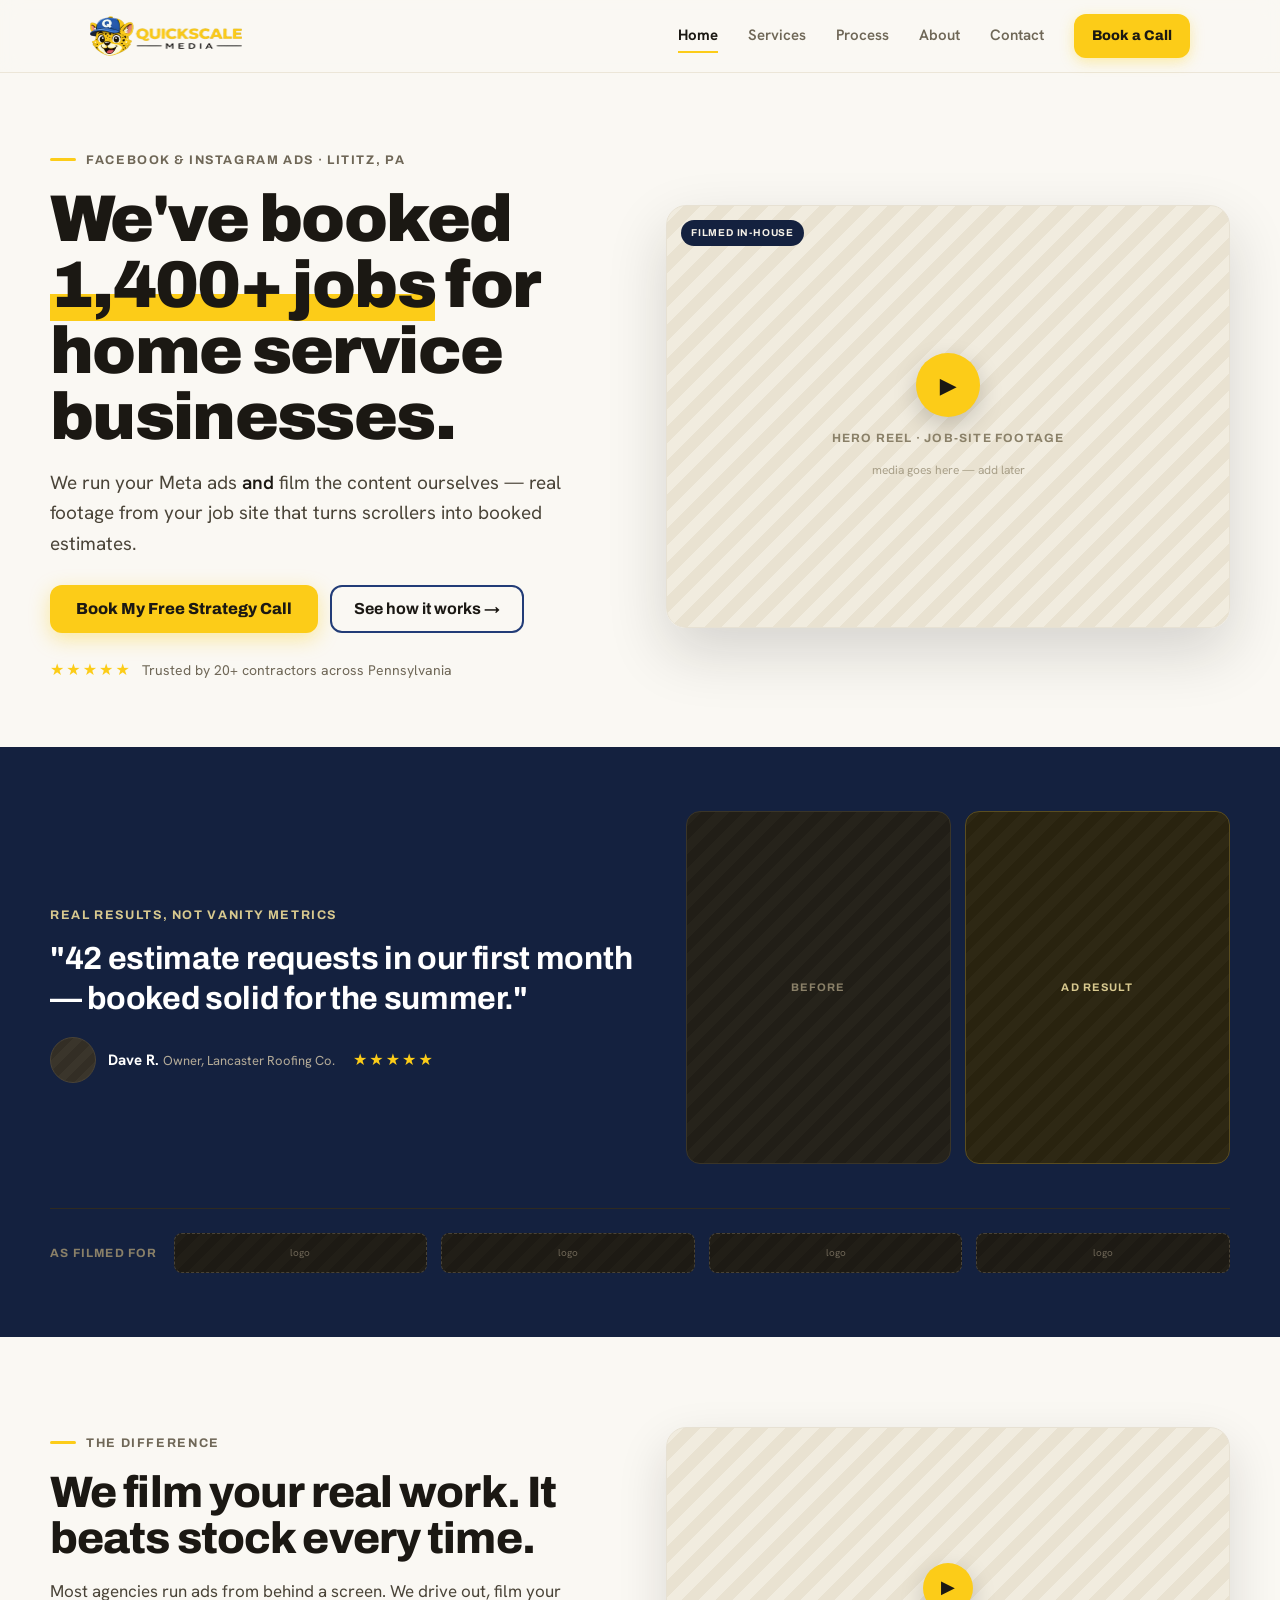
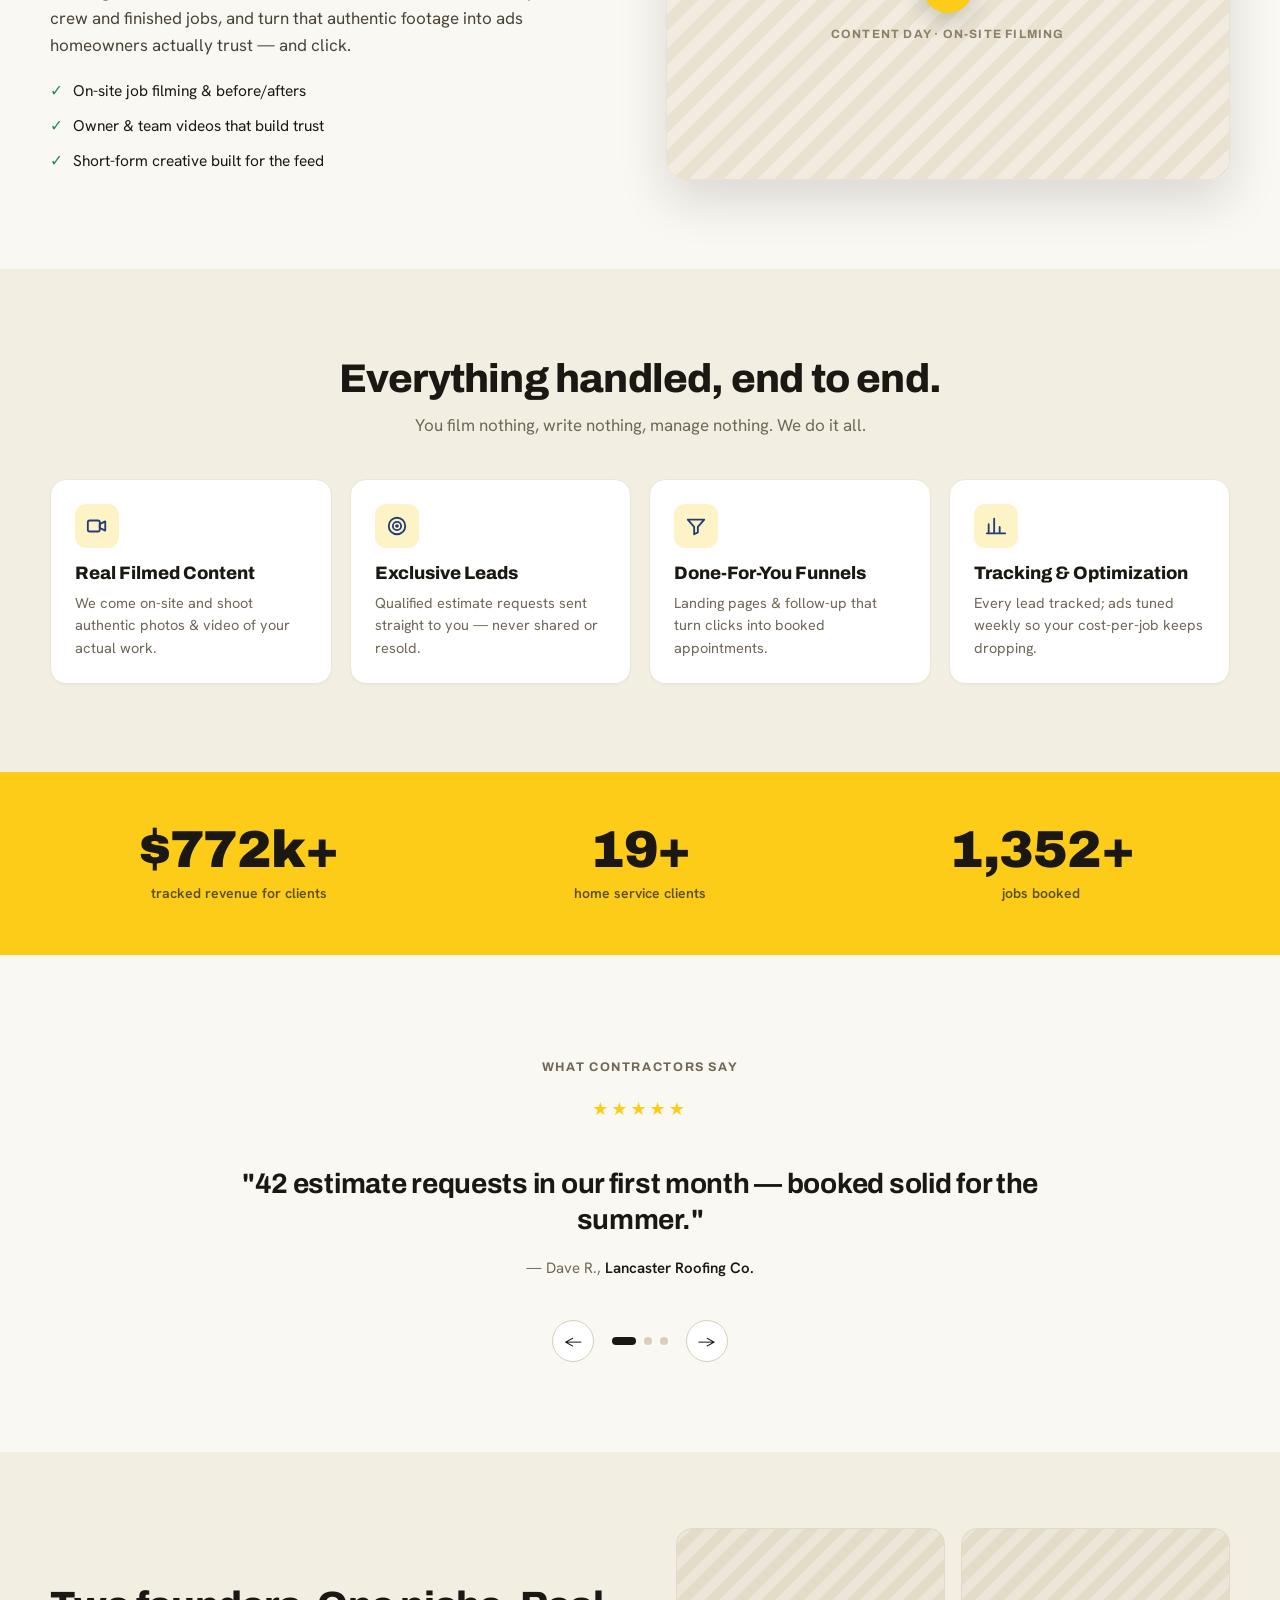
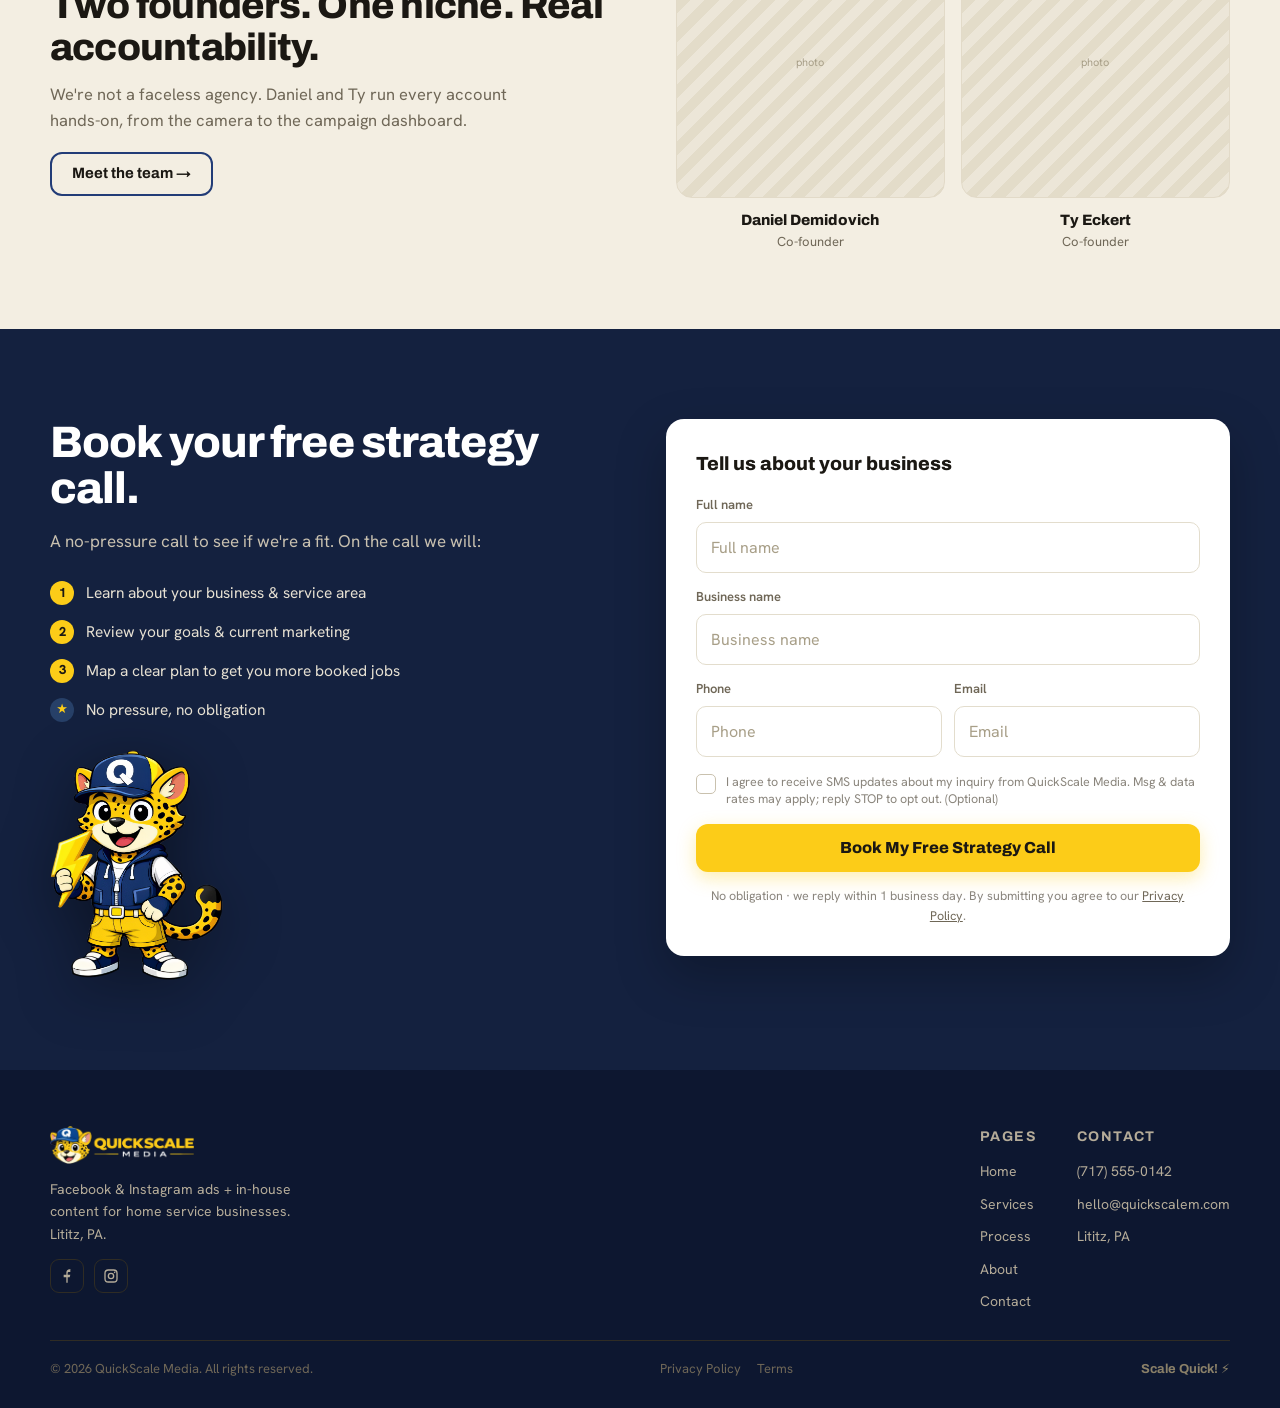
<file: index.html>
<!DOCTYPE html>
<html lang="en">
<head>
<meta charset="utf-8">
<meta name="viewport" content="width=device-width, initial-scale=1">
<title>Facebook &amp; Instagram Ads for Home Services | QuickScale Media</title>
<meta name="description" content="We run Facebook &amp; Instagram ads and film your job-site content in-house — turning scrollers into booked estimates for home service businesses in Pennsylvania.">
<link rel="canonical" href="https://quickscalem.com/">
<meta name="theme-color" content="#FCCC18">

<!-- Open Graph / Twitter -->
<meta property="og:type" content="website">
<meta property="og:site_name" content="QuickScale Media">
<meta property="og:title" content="Facebook &amp; Instagram Ads for Home Services | QuickScale Media">
<meta property="og:description" content="We run your Meta ads and film the content ourselves — real job-site footage that turns scrollers into booked estimates.">
<meta property="og:url" content="https://quickscalem.com/">
<meta property="og:image" content="https://quickscalem.com/assets/img/og-image.png">
<meta property="og:image:width" content="1200">
<meta property="og:image:height" content="630">
<meta name="twitter:card" content="summary_large_image">
<meta name="twitter:title" content="Facebook &amp; Instagram Ads for Home Services | QuickScale Media">
<meta name="twitter:description" content="We run your Meta ads and film the content ourselves — real job-site footage that turns scrollers into booked estimates.">
<meta name="twitter:image" content="https://quickscalem.com/assets/img/og-image.png">

<!-- Icons -->
<link rel="icon" href="assets/img/favicon.svg" type="image/svg+xml">
<link rel="icon" href="assets/img/favicon-32.png" sizes="32x32" type="image/png">
<link rel="apple-touch-icon" href="assets/img/apple-touch-icon.png">

<!-- Fonts -->
<link rel="preconnect" href="https://fonts.googleapis.com">
<link rel="preconnect" href="https://fonts.gstatic.com" crossorigin>
<link href="https://fonts.googleapis.com/css2?family=Archivo:wght@500;600;700;800;900&family=Hanken+Grotesk:wght@400;500;600;700&display=swap" rel="stylesheet">
<link rel="stylesheet" href="assets/css/styles.css">

<!-- Structured data -->
<script type="application/ld+json">
{
  "@context": "https://schema.org",
  "@graph": [
    {
      "@type": "Organization",
      "@id": "https://quickscalem.com/#organization",
      "name": "QuickScale Media",
      "url": "https://quickscalem.com/",
      "logo": "https://quickscalem.com/assets/img/icon-512.png",
      "description": "Marketing agency for home service businesses — Facebook & Instagram ads plus in-house content creation.",
      "founder": [
        { "@type": "Person", "name": "Daniel Demidovich" },
        { "@type": "Person", "name": "Ty Eckert" }
      ],
      "areaServed": "Pennsylvania"
    },
    {
      "@type": "WebSite",
      "@id": "https://quickscalem.com/#website",
      "url": "https://quickscalem.com/",
      "name": "QuickScale Media",
      "publisher": { "@id": "https://quickscalem.com/#organization" }
    },
    {
      "@type": "ProfessionalService",
      "@id": "https://quickscalem.com/#business",
      "name": "QuickScale Media",
      "image": "https://quickscalem.com/assets/img/og-image.png",
      "url": "https://quickscalem.com/",
      "telephone": "+1-717-555-0142",
      "email": "hello@quickscalem.com",
      "priceRange": "$$",
      "address": {
        "@type": "PostalAddress",
        "addressLocality": "Lititz",
        "addressRegion": "PA",
        "addressCountry": "US"
      },
      "areaServed": [
        { "@type": "City", "name": "Lititz" },
        { "@type": "AdministrativeArea", "name": "Lancaster County" },
        { "@type": "State", "name": "Pennsylvania" }
      ],
      "parentOrganization": { "@id": "https://quickscalem.com/#organization" }
    }
  ]
}
</script>
</head>
<body>
<a class="skip-link" href="#main">Skip to content</a>

<!-- ===================== HEADER ===================== -->
<header class="site-header">
  <div class="site-header__inner">
    <a class="brand" href="./" aria-label="QuickScale Media — home">
      <img class="brand__logo" src="assets/img/banner-dark.png" alt="" width="609" height="160">
    </a>
    <nav class="nav" aria-label="Primary">
      <a class="nav__link" href="./" aria-current="page">Home</a>
      <a class="nav__link" href="services/">Services</a>
      <a class="nav__link" href="process/">Process</a>
      <a class="nav__link" href="about/">About</a>
      <a class="nav__link" href="contact/">Contact</a>
      <a class="btn btn--primary btn--header" href="#book">Book a Call</a>
    </nav>
    <button class="navtoggle" aria-label="Menu" aria-expanded="false" aria-controls="drawer">
      <span></span><span></span><span></span>
    </button>
  </div>
  <div class="drawer" id="drawer">
    <a class="drawer__link" href="./" aria-current="page">Home</a>
    <a class="drawer__link" href="services/">Services</a>
    <a class="drawer__link" href="process/">Process</a>
    <a class="drawer__link" href="about/">About</a>
    <a class="drawer__link" href="contact/">Contact</a>
    <a class="btn btn--primary" href="#book">Book My Free Strategy Call</a>
  </div>
</header>

<main id="main">

  <!-- ===================== HERO ===================== -->
  <section class="section section--hero">
    <div class="wrap split">
      <div class="col">
        <p class="eyebrow"><span>Facebook &amp; Instagram Ads · Lititz, PA</span></p>
        <h1 class="h1" data-content="hero.headline">We've booked <span class="mark">1,400+ jobs</span> for home service businesses.</h1>
        <p class="lead measure-54 mb-26" data-content="hero.sub">We run your Meta ads <em class="em">and</em> film the content ourselves — real footage from your job site that turns scrollers into booked estimates.</p>
        <div class="actions">
          <a class="btn btn--primary" href="#book">Book My Free Strategy Call</a>
          <a class="btn btn--outline" href="process/">See how it works →</a>
        </div>
        <div class="rating-row">
          <span class="rating" aria-hidden="true">★★★★★</span>
          <span>Trusted by 20+ contractors across Pennsylvania</span>
        </div>
      </div>
      <div class="col reveal--pop">
        <div class="media media--hero ar-4-3" data-media-slot="home-hero-reel">
          <span class="media__badge">FILMED IN-HOUSE</span>
          <div class="play" aria-hidden="true">▶</div>
          <div class="media__kicker">Hero reel · job-site footage</div>
          <div class="media__note">media goes here — add later</div>
        </div>
      </div>
    </div>
  </section>

  <!-- ===================== PROOF BAND ===================== -->
  <section class="section section--proof bg-dark">
    <div class="wrap split">
      <div class="col">
        <p class="proof__kicker">Real results, not vanity metrics</p>
        <p class="proof__quote">"42 estimate requests in our first month — booked solid for the summer."</p>
        <div class="person">
          <span class="person__avatar" aria-hidden="true"></span>
          <span>
            <span class="person__name">Dave R.</span>
            <span class="person__role">Owner, Lancaster Roofing Co.</span>
          </span>
          <span class="rating" style="color:var(--yellow);margin-left:6px" aria-hidden="true">★★★★★</span>
        </div>
      </div>
      <div class="beforeafter">
        <div class="ba-cell ba-cell--before" data-media-slot="home-proof-before">BEFORE</div>
        <div class="ba-cell ba-cell--after" data-media-slot="home-proof-after">AD RESULT</div>
      </div>
    </div>
    <div class="logos">
      <span class="logos__label">As filmed for</span>
      <div class="logos__row">
        <span class="logo-chip" data-media-slot="home-logo-1">logo</span>
        <span class="logo-chip" data-media-slot="home-logo-2">logo</span>
        <span class="logo-chip" data-media-slot="home-logo-3">logo</span>
        <span class="logo-chip" data-media-slot="home-logo-4">logo</span>
      </div>
    </div>
  </section>

  <!-- ===================== DIFFERENTIATOR ===================== -->
  <section class="section">
    <div class="wrap split">
      <div class="col">
        <p class="eyebrow"><span>The difference</span></p>
        <h2 class="h2 h2--xl">We film your real work. It beats stock every time.</h2>
        <p class="p measure-54 mb-20">Most agencies run ads from behind a screen. We drive out, film your crew and finished jobs, and turn that authentic footage into ads homeowners actually trust — and click.</p>
        <div class="checks">
          <div class="check"><span class="tick" aria-hidden="true">✓</span> On-site job filming &amp; before/afters</div>
          <div class="check"><span class="tick" aria-hidden="true">✓</span> Owner &amp; team videos that build trust</div>
          <div class="check"><span class="tick" aria-hidden="true">✓</span> Short-form creative built for the feed</div>
        </div>
      </div>
      <div class="col">
        <div class="media media--soft ar-16-10" data-media-slot="home-differentiator-reel">
          <div class="play play--sm" aria-hidden="true">▶</div>
          <div class="media__kicker">Content day · on-site filming</div>
        </div>
      </div>
    </div>
  </section>

  <!-- ===================== VALUE CARDS ===================== -->
  <section class="section section--values bg-cream">
    <div class="wrap">
      <h2 class="h2 center mb-12">Everything handled, end to end.</h2>
      <p class="p muted center measure-48 center-x mb-40">You film nothing, write nothing, manage nothing. We do it all.</p>
      <div class="cards">
        <div class="card card--hover">
          <span class="itile" aria-hidden="true"><svg width="22" height="22" viewBox="0 0 24 24" fill="none" stroke="#223c77" stroke-width="2" stroke-linecap="round" stroke-linejoin="round"><rect x="2" y="6" width="13" height="12" rx="2"></rect><path d="M15 10l6-3v10l-6-3z"></path></svg></span>
          <h3 class="h3">Real Filmed Content</h3>
          <p>We come on-site and shoot authentic photos &amp; video of your actual work.</p>
        </div>
        <div class="card card--hover">
          <span class="itile" aria-hidden="true"><svg width="22" height="22" viewBox="0 0 24 24" fill="none" stroke="#223c77" stroke-width="2" stroke-linecap="round" stroke-linejoin="round"><circle cx="12" cy="12" r="9"></circle><circle cx="12" cy="12" r="4.5"></circle><circle cx="12" cy="12" r="1"></circle></svg></span>
          <h3 class="h3">Exclusive Leads</h3>
          <p>Qualified estimate requests sent straight to you — never shared or resold.</p>
        </div>
        <div class="card card--hover">
          <span class="itile" aria-hidden="true"><svg width="22" height="22" viewBox="0 0 24 24" fill="none" stroke="#223c77" stroke-width="2" stroke-linecap="round" stroke-linejoin="round"><path d="M3 5h18l-7 8v6l-4 2v-8z"></path></svg></span>
          <h3 class="h3">Done-For-You Funnels</h3>
          <p>Landing pages &amp; follow-up that turn clicks into booked appointments.</p>
        </div>
        <div class="card card--hover">
          <span class="itile" aria-hidden="true"><svg width="22" height="22" viewBox="0 0 24 24" fill="none" stroke="#223c77" stroke-width="2" stroke-linecap="round" stroke-linejoin="round"><path d="M4 20V10M10 20V4M16 20v-7M22 20H2"></path></svg></span>
          <h3 class="h3">Tracking &amp; Optimization</h3>
          <p>Every lead tracked; ads tuned weekly so your cost-per-job keeps dropping.</p>
        </div>
      </div>
    </div>
  </section>

  <!-- ===================== STATS ===================== -->
  <section class="section section--stats bg-yellow">
    <div class="wrap stats">
      <div class="stat">
        <span class="stat__num" data-count="800" data-prefix="$" data-suffix="k+" data-content="stats.0.value">$800k+</span>
        <div class="stat__label" data-content="stats.0.label">tracked revenue for clients</div>
      </div>
      <div class="stat">
        <span class="stat__num" data-count="20" data-suffix="+" data-content="stats.1.value">20+</span>
        <div class="stat__label" data-content="stats.1.label">home service clients</div>
      </div>
      <div class="stat">
        <span class="stat__num" data-count="1400" data-suffix="+" data-comma="1" data-content="stats.2.value">1,400+</span>
        <div class="stat__label" data-content="stats.2.label">jobs booked</div>
      </div>
    </div>
  </section>

  <!-- ===================== TESTIMONIALS ===================== -->
  <section class="section">
    <div class="tcarousel" data-carousel>
      <p class="tcarousel__kicker">What contractors say</p>
      <span class="rating rating--lg mb-12" style="display:inline-block" aria-hidden="true">★★★★★</span>
      <div class="tstage">
        <div class="tslide is-active">
          <p class="tquote" data-tquote="0">"42 estimate requests in our first month — booked solid for the summer."</p>
          <div class="tmeta" data-tmeta="0">— Dave R., <b>Lancaster Roofing Co.</b></div>
        </div>
        <div class="tslide">
          <p class="tquote" data-tquote="1">"They showed up, filmed the crew, and three weeks later my phone wouldn't stop ringing."</p>
          <div class="tmeta" data-tmeta="1">— Mia T., <b>ProPaint PA</b></div>
        </div>
        <div class="tslide">
          <p class="tquote" data-tquote="2">"Finally an agency that gets home services. Real leads, not just 'brand awareness'."</p>
          <div class="tmeta" data-tmeta="2">— Sam K., <b>GutterPros Lancaster</b></div>
        </div>
      </div>
      <div class="tnav">
        <button class="tarrow" data-prev aria-label="Previous testimonial">←</button>
        <div class="tdots">
          <button class="tdot" aria-current="true" aria-label="Show testimonial 1"></button>
          <button class="tdot" aria-label="Show testimonial 2"></button>
          <button class="tdot" aria-label="Show testimonial 3"></button>
        </div>
        <button class="tarrow" data-next aria-label="Next testimonial">→</button>
      </div>
    </div>
  </section>

  <!-- ===================== TEAM TEASER ===================== -->
  <section class="section section--band bg-cream">
    <div class="wrap split">
      <div class="col--narrow">
        <h2 class="h2 h2--sm mb-12">Two founders. One niche. Real accountability.</h2>
        <p class="p muted measure-54 mb-18" style="font-size:16.5px">We're not a faceless agency. Daniel and Ty run every account hands-on, from the camera to the campaign dashboard.</p>
        <a class="btn btn--outline btn--sm" href="about/">Meet the team →</a>
      </div>
      <div class="teaser-people">
        <div class="teaser-person">
          <div class="photo" data-media-slot="home-team-daniel">photo</div>
          <div class="teaser-person__name">Daniel Demidovich</div>
          <div class="teaser-person__role">Co-founder</div>
        </div>
        <div class="teaser-person">
          <div class="photo" data-media-slot="home-team-ty">photo</div>
          <div class="teaser-person__name">Ty Eckert</div>
          <div class="teaser-person__role">Co-founder</div>
        </div>
      </div>
    </div>
  </section>

  <!-- ===================== LEAD FORM ===================== -->
  <section class="section bg-dark" id="book">
    <div class="wrap split split--top">
      <div class="col">
        <h2 class="h2 h2--xl" style="color:#fff">Book your free strategy call.</h2>
        <p class="p mb-26" style="color:var(--on-dark-soft);max-width:46ch">A no-pressure call to see if we're a fit. On the call we will:</p>
        <div class="steplist">
          <div class="stepline"><span class="numdot">1</span><span>Learn about your business &amp; service area</span></div>
          <div class="stepline"><span class="numdot">2</span><span>Review your goals &amp; current marketing</span></div>
          <div class="stepline"><span class="numdot">3</span><span>Map a clear plan to get you more booked jobs</span></div>
          <div class="stepline"><span class="numdot numdot--alt">★</span><span>No pressure, no obligation</span></div>
        </div>
        <img class="form-mascot" src="assets/img/mascot-full.png" alt="" width="675" height="900" loading="lazy">
      </div>
      <div class="col">
        <form class="form" data-leadform="home" novalidate>
          <div class="form__title">Tell us about your business</div>
          <noscript><p class="formnote" style="color:#d6492f;margin-bottom:12px">This form needs JavaScript. Please call <a href="tel:+17175550142">(717) 555-0142</a> or email <a href="mailto:hello@quickscalem.com">hello@quickscalem.com</a> to book your call.</p></noscript>
          <div class="form__fields">
            <div class="field">
              <label for="h-fullName">Full name</label>
              <input class="input" id="h-fullName" name="fullName" type="text" autocomplete="name" placeholder="Full name">
              <div class="error" data-error="fullName" role="alert"></div>
            </div>
            <div class="field">
              <label for="h-business">Business name</label>
              <input class="input" id="h-business" name="business" type="text" autocomplete="organization" placeholder="Business name">
              <div class="error" data-error="business" role="alert"></div>
            </div>
            <div class="form__row">
              <div class="field">
                <label for="h-phone">Phone</label>
                <input class="input" id="h-phone" name="phone" type="tel" inputmode="tel" autocomplete="tel" placeholder="Phone">
                <div class="error" data-error="phone" role="alert"></div>
              </div>
              <div class="field">
                <label for="h-email">Email</label>
                <input class="input" id="h-email" name="email" type="email" inputmode="email" autocomplete="email" placeholder="Email">
                <div class="error" data-error="email" role="alert"></div>
              </div>
            </div>
            <label class="consent">
              <input type="checkbox" name="smsConsent" value="yes" class="consent__cb">
              <span class="checkbox" aria-hidden="true"><svg width="13" height="13" viewBox="0 0 24 24" fill="none" stroke="#223c77" stroke-width="3.5" stroke-linecap="round" stroke-linejoin="round"><path d="M5 13l4 4L19 7"></path></svg></span>
              <span class="consent__text">I agree to receive SMS updates about my inquiry from QuickScale Media. Msg &amp; data rates may apply; reply STOP to opt out. (Optional)</span>
            </label>
            <div class="hp" aria-hidden="true"><label>Company website<input type="text" name="company_website" tabindex="-1" autocomplete="off"></label></div>
            <div class="ts-slot" data-turnstile hidden></div>
            <div class="error" data-form-error role="alert"></div>
            <button type="submit" class="btn btn--primary btn--block">Book My Free Strategy Call</button>
            <div class="formnote">No obligation · we reply within 1 business day. By submitting you agree to our <a class="formlink" href="privacy/">Privacy Policy</a>.</div>
          </div>
        </form>
        <div class="success" data-success="home" role="status" aria-live="polite" hidden>
          <div class="success__icon" aria-hidden="true"><svg width="32" height="32" viewBox="0 0 24 24" fill="none" stroke="#1b8a4c" stroke-width="3" stroke-linecap="round" stroke-linejoin="round"><path d="M5 13l4 4L19 7"></path></svg></div>
          <h3>You're booked in!</h3>
          <p>Thanks — we've got your details and we'll reach out within <strong>1 business day</strong> to schedule your call.</p>
          <button type="button" class="btn btn--outline btn--sm" data-reset>Submit another</button>
        </div>
      </div>
    </div>
  </section>

</main>

<!-- ===================== FOOTER ===================== -->
<footer class="site-footer">
  <div class="site-footer__top">
    <div class="site-footer__about">
      <div class="footer-brand">
        <img class="footer-brand__logo" src="assets/img/banner-light.png" alt="QuickScale Media" width="607" height="160">
      </div>
      <p>Facebook &amp; Instagram ads + in-house content for home service businesses. Lititz, PA.</p>
      <div class="socials">
        <!-- Replace href="#" with your real profiles before launch -->
        <a class="social" href="#" aria-label="QuickScale Media on Facebook"><svg width="16" height="16" viewBox="0 0 24 24" fill="#b5ac99" aria-hidden="true"><path d="M13 22v-8h3l1-4h-4V8c0-1 .3-2 2-2h2V2.5C18.5 2.4 17.3 2 16 2c-3 0-5 2-5 5v3H7v4h4v8z"></path></svg></a>
        <a class="social" href="#" aria-label="QuickScale Media on Instagram"><svg width="16" height="16" viewBox="0 0 24 24" fill="none" stroke="#b5ac99" stroke-width="2" aria-hidden="true"><rect x="3" y="3" width="18" height="18" rx="5"></rect><circle cx="12" cy="12" r="4"></circle><circle cx="17.5" cy="6.5" r="1.2" fill="#b5ac99" stroke="none"></circle></svg></a>
      </div>
    </div>
    <div class="footer-cols">
      <nav class="footer-col" aria-label="Footer">
        <span class="footer-col__h">Pages</span>
        <a href="./">Home</a>
        <a href="services/">Services</a>
        <a href="process/">Process</a>
        <a href="about/">About</a>
        <a href="contact/">Contact</a>
      </nav>
      <div class="footer-col">
        <span class="footer-col__h">Contact</span>
        <a href="tel:+17175550142">(717) 555-0142</a>
        <a href="mailto:hello@quickscalem.com">hello@quickscalem.com</a>
        <span>Lititz, PA</span>
      </div>
    </div>
  </div>
  <div class="site-footer__bottom">
    <span>© <span data-year>2026</span> QuickScale Media. All rights reserved.</span>
    <nav class="footer-legal" aria-label="Legal">
      <a href="privacy/">Privacy Policy</a>
      <a href="terms/">Terms</a>
    </nav>
    <b>Scale Quick! ⚡</b>
  </div>
</footer>

<!-- ===================== STICKY MOBILE CTA ===================== -->
<div class="mobilebar">
  <a class="btn btn--primary" href="#book">Book My Free Strategy Call</a>
</div>

<script src="assets/js/config.js" defer></script>
<script src="assets/js/main.js" defer></script>
</body>
</html>
</file>
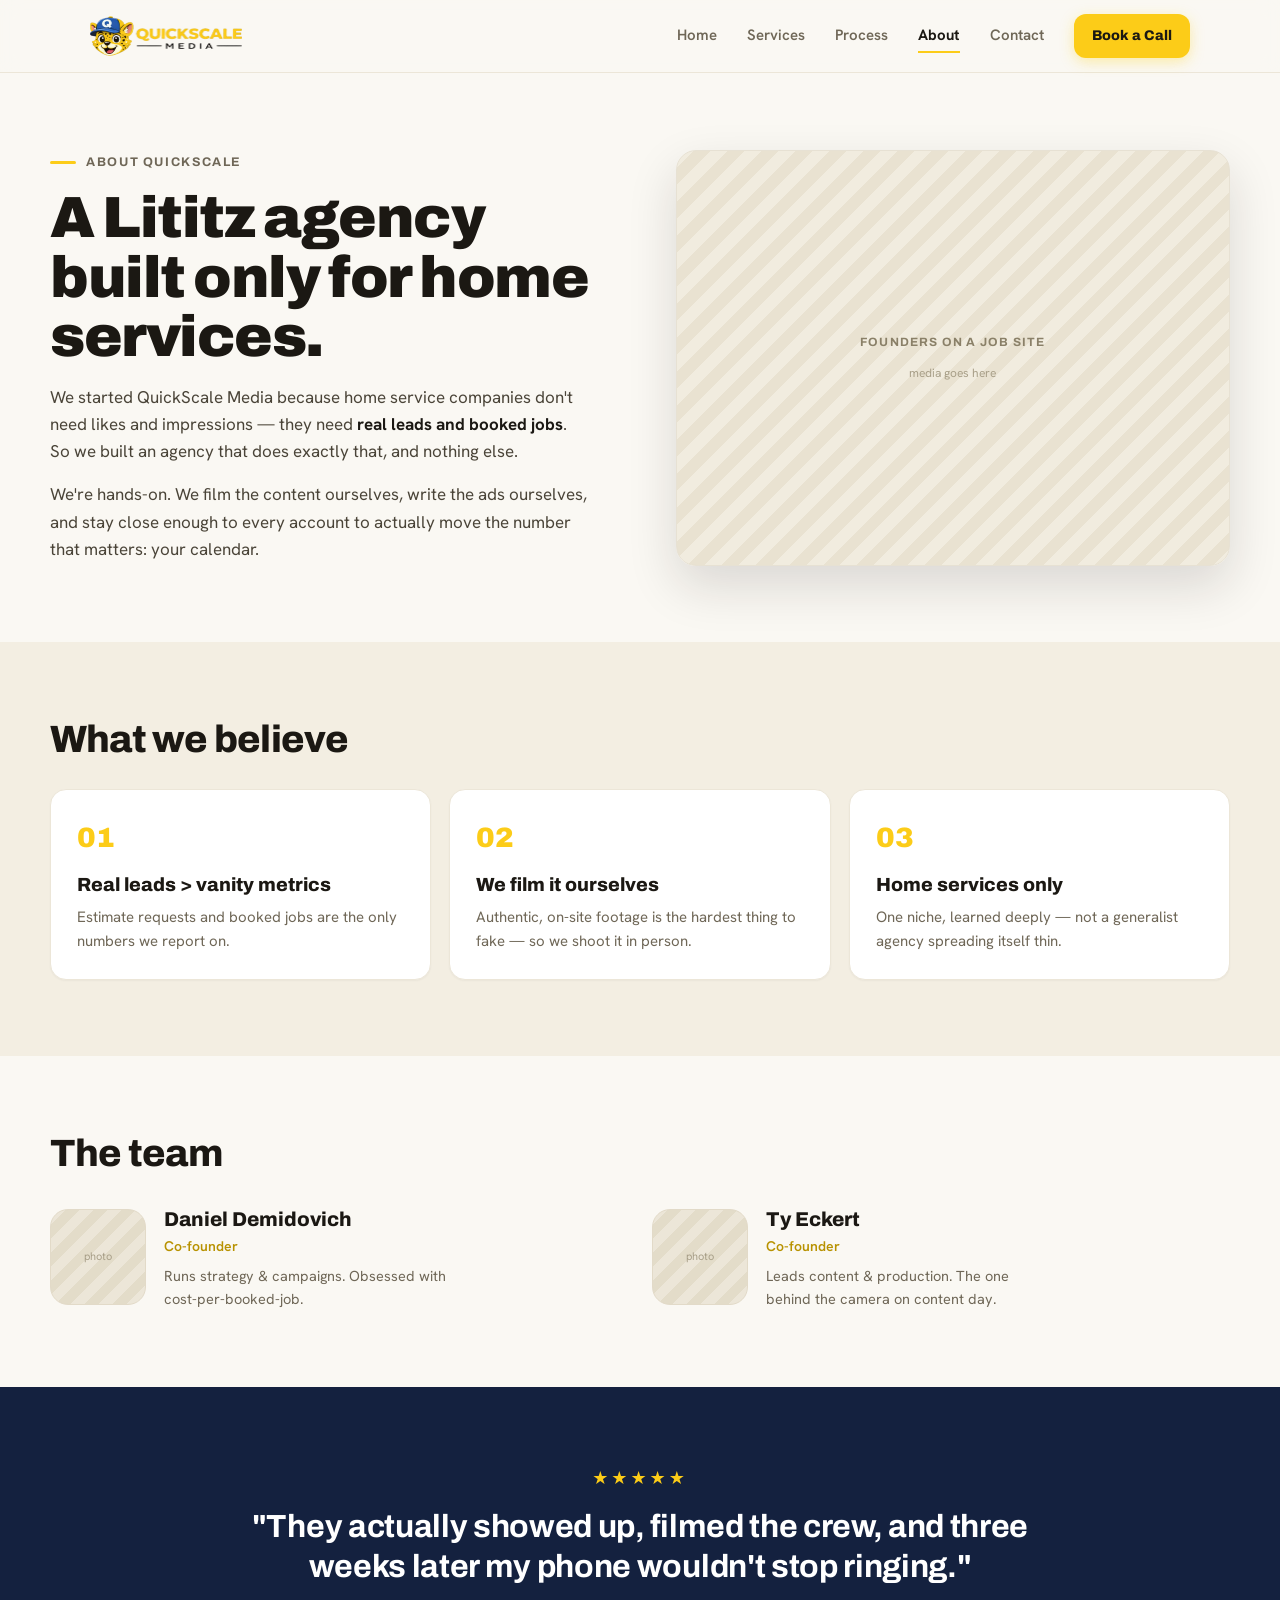
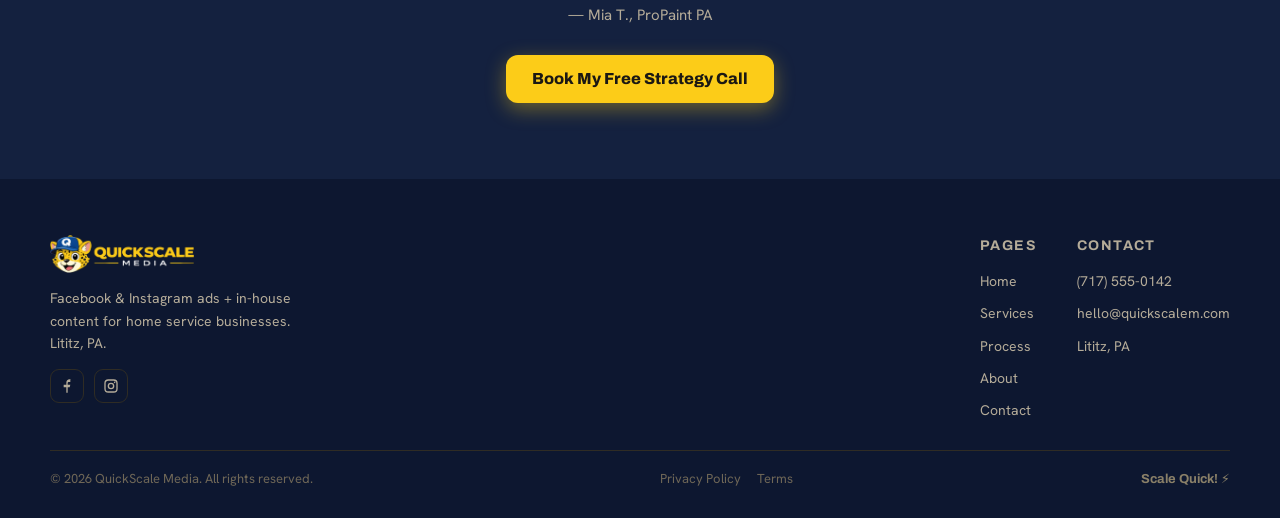
<file: about/index.html>
<!DOCTYPE html>
<html lang="en">
<head>
<meta charset="utf-8">
<meta name="viewport" content="width=device-width, initial-scale=1">
<title>About QuickScale Media | Home Service Marketing, Lititz PA</title>
<meta name="description" content="QuickScale Media is a Lititz, PA agency built only for home service businesses. We film your content ourselves and focus on one number: your booked jobs.">
<link rel="canonical" href="https://quickscalem.com/about/">
<meta name="theme-color" content="#FCCC18">

<meta property="og:type" content="website">
<meta property="og:site_name" content="QuickScale Media">
<meta property="og:title" content="About QuickScale Media | Home Service Marketing, Lititz PA">
<meta property="og:description" content="A Lititz agency built only for home services — hands-on founders who film the content and chase real leads, not vanity metrics.">
<meta property="og:url" content="https://quickscalem.com/about/">
<meta property="og:image" content="https://quickscalem.com/assets/img/og-image.png">
<meta property="og:image:width" content="1200">
<meta property="og:image:height" content="630">
<meta name="twitter:card" content="summary_large_image">
<meta name="twitter:title" content="About QuickScale Media | Home Service Marketing, Lititz PA">
<meta name="twitter:description" content="A Lititz agency built only for home services — hands-on founders who film the content and chase real leads, not vanity metrics.">
<meta name="twitter:image" content="https://quickscalem.com/assets/img/og-image.png">

<link rel="icon" href="../assets/img/favicon.svg" type="image/svg+xml">
<link rel="icon" href="../assets/img/favicon-32.png" sizes="32x32" type="image/png">
<link rel="apple-touch-icon" href="../assets/img/apple-touch-icon.png">

<link rel="preconnect" href="https://fonts.googleapis.com">
<link rel="preconnect" href="https://fonts.gstatic.com" crossorigin>
<link href="https://fonts.googleapis.com/css2?family=Archivo:wght@500;600;700;800;900&family=Hanken+Grotesk:wght@400;500;600;700&display=swap" rel="stylesheet">
<link rel="stylesheet" href="../assets/css/styles.css">

<script type="application/ld+json">
{
  "@context": "https://schema.org",
  "@graph": [
    {
      "@type": "BreadcrumbList",
      "itemListElement": [
        { "@type": "ListItem", "position": 1, "name": "Home", "item": "https://quickscalem.com/" },
        { "@type": "ListItem", "position": 2, "name": "About", "item": "https://quickscalem.com/about/" }
      ]
    },
    {
      "@type": "Organization",
      "@id": "https://quickscalem.com/#organization",
      "name": "QuickScale Media",
      "url": "https://quickscalem.com/",
      "logo": "https://quickscalem.com/assets/img/icon-512.png",
      "description": "A Lititz, Pennsylvania marketing agency built only for home service businesses — Facebook & Instagram ads plus in-house content creation.",
      "foundingLocation": { "@type": "Place", "name": "Lititz, Pennsylvania" },
      "founder": [
        { "@type": "Person", "name": "Daniel Demidovich", "jobTitle": "Co-founder" },
        { "@type": "Person", "name": "Ty Eckert", "jobTitle": "Co-founder" }
      ]
    }
  ]
}
</script>
</head>
<body>
<a class="skip-link" href="#main">Skip to content</a>

<header class="site-header">
  <div class="site-header__inner">
    <a class="brand" href="../" aria-label="QuickScale Media — home">
      <img class="brand__logo" src="../assets/img/banner-dark.png" alt="" width="609" height="160">
    </a>
    <nav class="nav" aria-label="Primary">
      <a class="nav__link" href="../">Home</a>
      <a class="nav__link" href="../services/">Services</a>
      <a class="nav__link" href="../process/">Process</a>
      <a class="nav__link" href="../about/" aria-current="page">About</a>
      <a class="nav__link" href="../contact/">Contact</a>
      <a class="btn btn--primary btn--header" href="../#book">Book a Call</a>
    </nav>
    <button class="navtoggle" aria-label="Menu" aria-expanded="false" aria-controls="drawer">
      <span></span><span></span><span></span>
    </button>
  </div>
  <div class="drawer" id="drawer">
    <a class="drawer__link" href="../">Home</a>
    <a class="drawer__link" href="../services/">Services</a>
    <a class="drawer__link" href="../process/">Process</a>
    <a class="drawer__link" href="../about/" aria-current="page">About</a>
    <a class="drawer__link" href="../contact/">Contact</a>
    <a class="btn btn--primary" href="../#book">Book My Free Strategy Call</a>
  </div>
</header>

<main id="main">

  <!-- HERO -->
  <section class="section section--band">
    <div class="wrap split">
      <div class="col">
        <p class="eyebrow"><span>About QuickScale</span></p>
        <h1 class="h1-page">A Lititz agency built only for home services.</h1>
        <p class="p measure-54 mb-16">We started QuickScale Media because home service companies don't need likes and impressions — they need <strong style="color:var(--ink)">real leads and booked jobs</strong>. So we built an agency that does exactly that, and nothing else.</p>
        <p class="p measure-54">We're hands-on. We film the content ourselves, write the ads ourselves, and stay close enough to every account to actually move the number that matters: your calendar.</p>
      </div>
      <div class="col--narrow">
        <div class="media media--soft ar-4-3" data-media-slot="about-founders">
          <div class="media__kicker">Founders on a job site</div>
          <div class="media__note">media goes here</div>
        </div>
      </div>
    </div>
  </section>

  <!-- BELIEFS -->
  <section class="section section--band bg-cream">
    <div class="wrap">
      <h2 class="h2 h2--sm mb-28">What we believe</h2>
      <div class="cards cards--wide">
        <div class="card card--belief">
          <div class="card__num">01</div>
          <h3 class="h3">Real leads &gt; vanity metrics</h3>
          <p>Estimate requests and booked jobs are the only numbers we report on.</p>
        </div>
        <div class="card card--belief">
          <div class="card__num">02</div>
          <h3 class="h3">We film it ourselves</h3>
          <p>Authentic, on-site footage is the hardest thing to fake — so we shoot it in person.</p>
        </div>
        <div class="card card--belief">
          <div class="card__num">03</div>
          <h3 class="h3">Home services only</h3>
          <p>One niche, learned deeply — not a generalist agency spreading itself thin.</p>
        </div>
      </div>
    </div>
  </section>

  <!-- TEAM -->
  <section class="section section--band">
    <div class="wrap">
      <h2 class="h2 h2--sm mb-28">The team</h2>
      <div class="team-grid">
        <div class="member">
          <div class="photo member__photo" data-media-slot="about-daniel">photo</div>
          <div>
            <div class="member__name">Daniel Demidovich</div>
            <div class="member__role">Co-founder</div>
            <p>Runs strategy &amp; campaigns. Obsessed with cost-per-booked-job.</p>
          </div>
        </div>
        <div class="member">
          <div class="photo member__photo" data-media-slot="about-ty">photo</div>
          <div>
            <div class="member__name">Ty Eckert</div>
            <div class="member__role">Co-founder</div>
            <p>Leads content &amp; production. The one behind the camera on content day.</p>
          </div>
        </div>
      </div>
    </div>
  </section>

  <!-- PROOF + CTA -->
  <section class="section section--band bg-dark">
    <div class="center" style="max-width:820px;margin-inline:auto">
      <span class="rating rating--lg" style="color:var(--yellow)" aria-hidden="true">★★★★★</span>
      <p class="proof__quote" style="margin:14px 0 16px">"They actually showed up, filmed the crew, and three weeks later my phone wouldn't stop ringing."</p>
      <div class="mb-28" style="font-size:15px;color:var(--on-dark-mute)">— Mia T., ProPaint PA</div>
      <a class="btn btn--primary" href="../contact/">Book My Free Strategy Call</a>
    </div>
  </section>

</main>

<footer class="site-footer">
  <div class="site-footer__top">
    <div class="site-footer__about">
      <div class="footer-brand">
        <img class="footer-brand__logo" src="../assets/img/banner-light.png" alt="QuickScale Media" width="607" height="160">
      </div>
      <p>Facebook &amp; Instagram ads + in-house content for home service businesses. Lititz, PA.</p>
      <div class="socials">
        <a class="social" href="#" aria-label="QuickScale Media on Facebook"><svg width="16" height="16" viewBox="0 0 24 24" fill="#b5ac99" aria-hidden="true"><path d="M13 22v-8h3l1-4h-4V8c0-1 .3-2 2-2h2V2.5C18.5 2.4 17.3 2 16 2c-3 0-5 2-5 5v3H7v4h4v8z"></path></svg></a>
        <a class="social" href="#" aria-label="QuickScale Media on Instagram"><svg width="16" height="16" viewBox="0 0 24 24" fill="none" stroke="#b5ac99" stroke-width="2" aria-hidden="true"><rect x="3" y="3" width="18" height="18" rx="5"></rect><circle cx="12" cy="12" r="4"></circle><circle cx="17.5" cy="6.5" r="1.2" fill="#b5ac99" stroke="none"></circle></svg></a>
      </div>
    </div>
    <div class="footer-cols">
      <nav class="footer-col" aria-label="Footer">
        <span class="footer-col__h">Pages</span>
        <a href="../">Home</a>
        <a href="../services/">Services</a>
        <a href="../process/">Process</a>
        <a href="../about/">About</a>
        <a href="../contact/">Contact</a>
      </nav>
      <div class="footer-col">
        <span class="footer-col__h">Contact</span>
        <a href="tel:+17175550142">(717) 555-0142</a>
        <a href="mailto:hello@quickscalem.com">hello@quickscalem.com</a>
        <span>Lititz, PA</span>
      </div>
    </div>
  </div>
  <div class="site-footer__bottom">
    <span>© <span data-year>2026</span> QuickScale Media. All rights reserved.</span>
    <nav class="footer-legal" aria-label="Legal">
      <a href="../privacy/">Privacy Policy</a>
      <a href="../terms/">Terms</a>
    </nav>
    <b>Scale Quick! ⚡</b>
  </div>
</footer>

<div class="mobilebar">
  <a class="btn btn--primary" href="../#book">Book My Free Strategy Call</a>
</div>

<script src="../assets/js/config.js" defer></script>
<script src="../assets/js/main.js" defer></script>
</body>
</html>
</file>
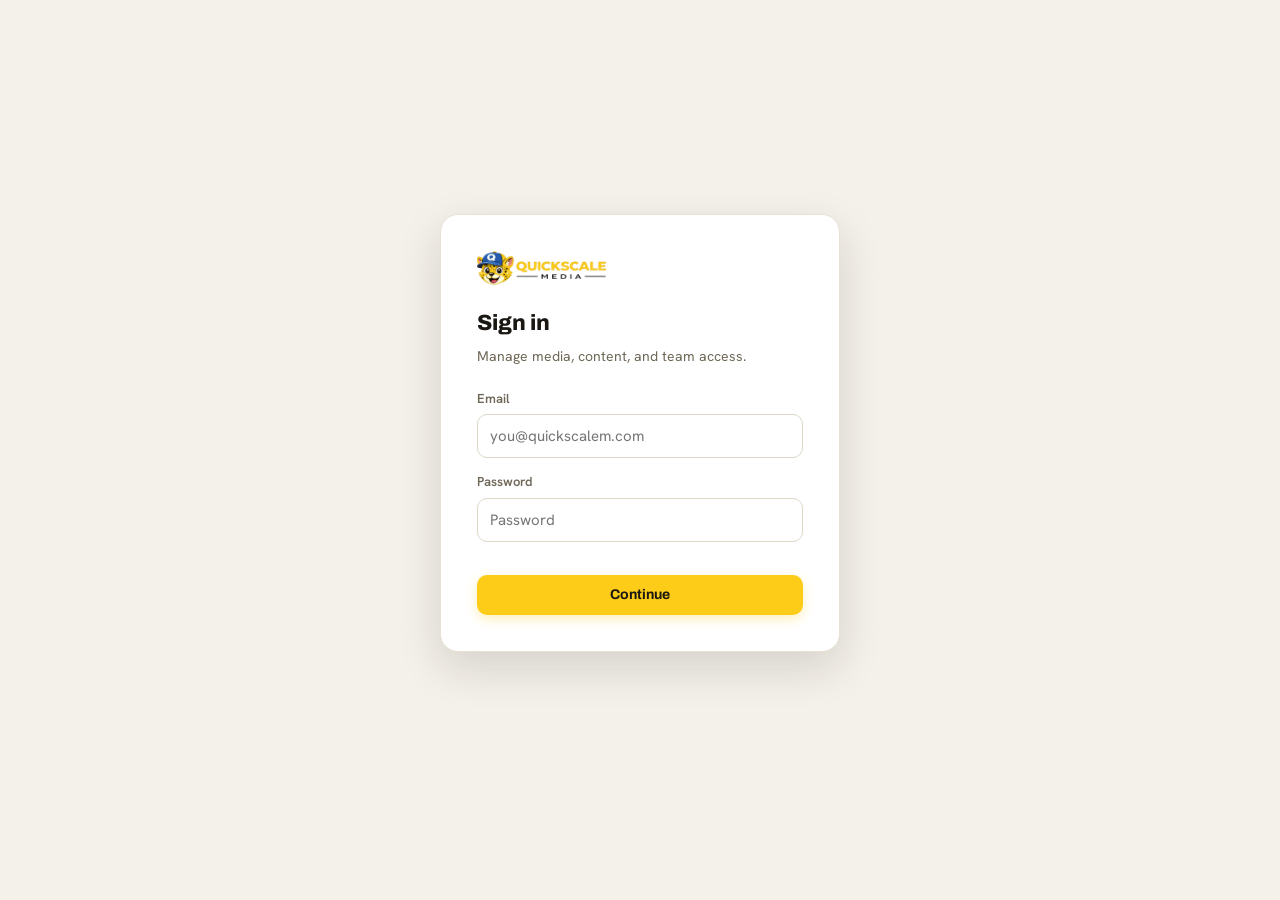
<file: admin/index.html>
<!DOCTYPE html>
<html lang="en">
<head>
<meta charset="utf-8">
<meta name="viewport" content="width=device-width, initial-scale=1">
<title>QuickScale Admin</title>
<!-- Admin must never be indexed. (Also Disallowed in robots.txt; production sets X-Robots-Tag too.) -->
<meta name="robots" content="noindex,nofollow,noarchive">
<meta name="referrer" content="no-referrer">
<link rel="icon" href="../assets/img/favicon.svg" type="image/svg+xml">
<link rel="preconnect" href="https://fonts.googleapis.com">
<link rel="preconnect" href="https://fonts.gstatic.com" crossorigin>
<link href="https://fonts.googleapis.com/css2?family=Archivo:wght@500;600;700;800;900&family=Hanken+Grotesk:wght@400;500;600;700&display=swap" rel="stylesheet">
<link rel="stylesheet" href="assets/admin.css">
</head>
<body>
  <div id="demo-banner" role="note"></div>
  <div id="app" aria-live="polite"></div>
  <div id="toast" class="toast" role="status" aria-live="polite" hidden></div>

  <!-- config.js carries the public Supabase URL + anon key; admin.js connects to Supabase when
       they're present, and falls back to mock-data.js for an offline demo when they're not. -->
  <script src="../assets/js/config.js" defer></script>
  <script src="assets/supabase.js" defer></script>
  <script src="assets/mock-data.js" defer></script>
  <script src="assets/admin.js" defer></script>
</body>
</html>
</file>
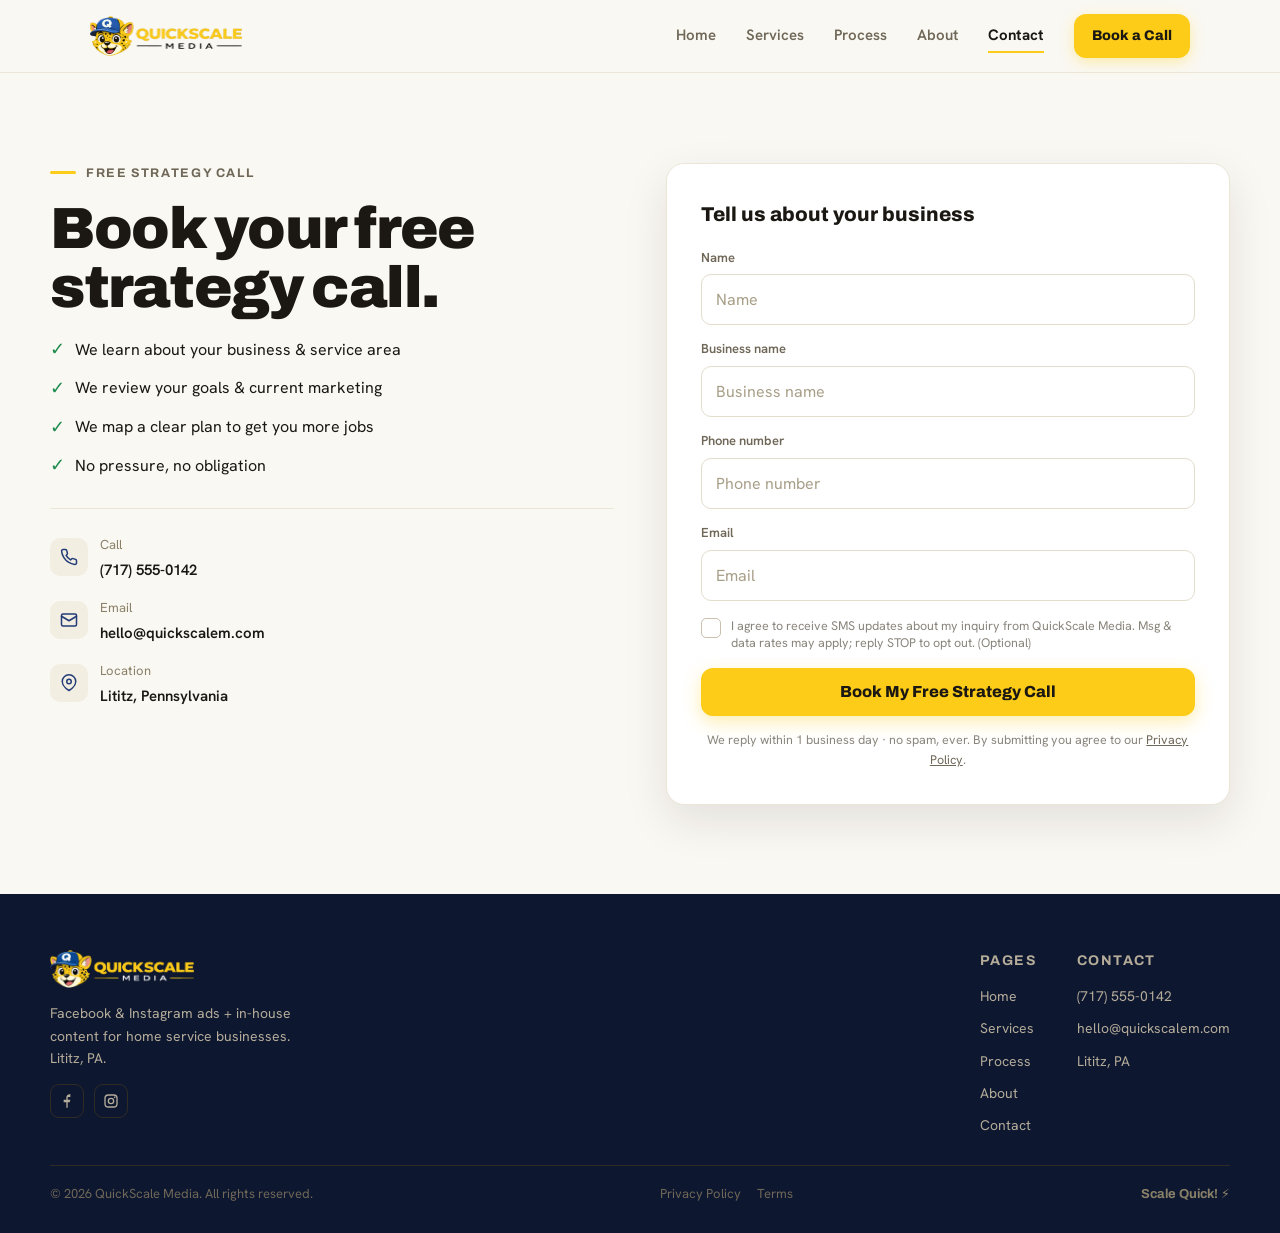
<file: contact/index.html>
<!DOCTYPE html>
<html lang="en">
<head>
<meta charset="utf-8">
<meta name="viewport" content="width=device-width, initial-scale=1">
<title>Book a Free Strategy Call | QuickScale Media</title>
<meta name="description" content="Book your free, no-obligation strategy call with QuickScale Media. We'll map your service area, goals, and current marketing — then a plan to get more booked jobs.">
<link rel="canonical" href="https://quickscalem.com/contact/">
<meta name="theme-color" content="#FCCC18">

<meta property="og:type" content="website">
<meta property="og:site_name" content="QuickScale Media">
<meta property="og:title" content="Book a Free Strategy Call | QuickScale Media">
<meta property="og:description" content="A no-pressure call to see if we're a fit. We reply within 1 business day.">
<meta property="og:url" content="https://quickscalem.com/contact/">
<meta property="og:image" content="https://quickscalem.com/assets/img/og-image.png">
<meta property="og:image:width" content="1200">
<meta property="og:image:height" content="630">
<meta name="twitter:card" content="summary_large_image">
<meta name="twitter:title" content="Book a Free Strategy Call | QuickScale Media">
<meta name="twitter:description" content="A no-pressure call to see if we're a fit. We reply within 1 business day.">
<meta name="twitter:image" content="https://quickscalem.com/assets/img/og-image.png">

<link rel="icon" href="../assets/img/favicon.svg" type="image/svg+xml">
<link rel="icon" href="../assets/img/favicon-32.png" sizes="32x32" type="image/png">
<link rel="apple-touch-icon" href="../assets/img/apple-touch-icon.png">

<link rel="preconnect" href="https://fonts.googleapis.com">
<link rel="preconnect" href="https://fonts.gstatic.com" crossorigin>
<link href="https://fonts.googleapis.com/css2?family=Archivo:wght@500;600;700;800;900&family=Hanken+Grotesk:wght@400;500;600;700&display=swap" rel="stylesheet">
<link rel="stylesheet" href="../assets/css/styles.css">

<script type="application/ld+json">
{
  "@context": "https://schema.org",
  "@graph": [
    {
      "@type": "BreadcrumbList",
      "itemListElement": [
        { "@type": "ListItem", "position": 1, "name": "Home", "item": "https://quickscalem.com/" },
        { "@type": "ListItem", "position": 2, "name": "Contact", "item": "https://quickscalem.com/contact/" }
      ]
    },
    {
      "@type": "ContactPage",
      "url": "https://quickscalem.com/contact/",
      "name": "Book a Free Strategy Call | QuickScale Media"
    },
    {
      "@type": "LocalBusiness",
      "@id": "https://quickscalem.com/#business",
      "name": "QuickScale Media",
      "url": "https://quickscalem.com/",
      "image": "https://quickscalem.com/assets/img/og-image.png",
      "telephone": "+1-717-555-0142",
      "email": "hello@quickscalem.com",
      "priceRange": "$$",
      "address": {
        "@type": "PostalAddress",
        "addressLocality": "Lititz",
        "addressRegion": "PA",
        "addressCountry": "US"
      },
      "areaServed": [
        { "@type": "City", "name": "Lititz" },
        { "@type": "AdministrativeArea", "name": "Lancaster County" },
        { "@type": "State", "name": "Pennsylvania" }
      ]
    }
  ]
}
</script>
</head>
<body>
<a class="skip-link" href="#main">Skip to content</a>

<header class="site-header">
  <div class="site-header__inner">
    <a class="brand" href="../" aria-label="QuickScale Media — home">
      <img class="brand__logo" src="../assets/img/banner-dark.png" alt="" width="609" height="160">
    </a>
    <nav class="nav" aria-label="Primary">
      <a class="nav__link" href="../">Home</a>
      <a class="nav__link" href="../services/">Services</a>
      <a class="nav__link" href="../process/">Process</a>
      <a class="nav__link" href="../about/">About</a>
      <a class="nav__link" href="../contact/" aria-current="page">Contact</a>
      <a class="btn btn--primary btn--header" href="#book">Book a Call</a>
    </nav>
    <button class="navtoggle" aria-label="Menu" aria-expanded="false" aria-controls="drawer">
      <span></span><span></span><span></span>
    </button>
  </div>
  <div class="drawer" id="drawer">
    <a class="drawer__link" href="../">Home</a>
    <a class="drawer__link" href="../services/">Services</a>
    <a class="drawer__link" href="../process/">Process</a>
    <a class="drawer__link" href="../about/">About</a>
    <a class="drawer__link" href="../contact/" aria-current="page">Contact</a>
    <a class="btn btn--primary" href="#book">Book My Free Strategy Call</a>
  </div>
</header>

<main id="main">

  <section class="section" id="book">
    <div class="wrap split split--top">
      <!-- left: pitch + NAP -->
      <div class="col">
        <p class="eyebrow"><span>Free strategy call</span></p>
        <h1 class="h1-page" style="max-width:16ch">Book your free strategy call.</h1>
        <div class="checks mb-28">
          <div class="check check--lg"><span class="tick" aria-hidden="true">✓</span> We learn about your business &amp; service area</div>
          <div class="check check--lg"><span class="tick" aria-hidden="true">✓</span> We review your goals &amp; current marketing</div>
          <div class="check check--lg"><span class="tick" aria-hidden="true">✓</span> We map a clear plan to get you more jobs</div>
          <div class="check check--lg"><span class="tick" aria-hidden="true">✓</span> No pressure, no obligation</div>
        </div>
        <div class="nap">
          <div class="nap__item">
            <span class="nap__icon" aria-hidden="true"><svg width="18" height="18" viewBox="0 0 24 24" fill="none" stroke="#223c77" stroke-width="2" stroke-linecap="round" stroke-linejoin="round"><path d="M22 16.92v3a2 2 0 0 1-2.18 2 19.8 19.8 0 0 1-8.63-3.07 19.5 19.5 0 0 1-6-6 19.8 19.8 0 0 1-3.07-8.67A2 2 0 0 1 4.11 2h3a2 2 0 0 1 2 1.72c.13.96.36 1.9.7 2.81a2 2 0 0 1-.45 2.11L8.09 9.91a16 16 0 0 0 6 6l1.27-1.27a2 2 0 0 1 2.11-.45c.91.34 1.85.57 2.81.7A2 2 0 0 1 22 16.92z"></path></svg></span>
            <span><span class="nap__label">Call</span><br><a class="nap__value" href="tel:+17175550142">(717) 555-0142</a></span>
          </div>
          <div class="nap__item">
            <span class="nap__icon" aria-hidden="true"><svg width="18" height="18" viewBox="0 0 24 24" fill="none" stroke="#223c77" stroke-width="2" stroke-linecap="round" stroke-linejoin="round"><rect x="2" y="4" width="20" height="16" rx="2"></rect><path d="M22 7l-10 6L2 7"></path></svg></span>
            <span><span class="nap__label">Email</span><br><a class="nap__value" href="mailto:hello@quickscalem.com">hello@quickscalem.com</a></span>
          </div>
          <div class="nap__item">
            <span class="nap__icon" aria-hidden="true"><svg width="18" height="18" viewBox="0 0 24 24" fill="none" stroke="#223c77" stroke-width="2" stroke-linecap="round" stroke-linejoin="round"><path d="M21 10c0 7-9 12-9 12s-9-5-9-12a9 9 0 0 1 18 0z"></path><circle cx="12" cy="10" r="3"></circle></svg></span>
            <span><span class="nap__label">Location</span><br><span class="nap__value">Lititz, Pennsylvania</span></span>
          </div>
        </div>
      </div>

      <!-- right: form -->
      <div class="col">
        <form class="form form--bordered" data-leadform="contact" novalidate>
          <div class="form__title form__title--lg">Tell us about your business</div>
          <noscript><p class="formnote" style="color:#d6492f;margin-bottom:12px">This form needs JavaScript. Please call <a href="tel:+17175550142">(717) 555-0142</a> or email <a href="mailto:hello@quickscalem.com">hello@quickscalem.com</a> to book your call.</p></noscript>
          <div class="form__fields">
            <div class="field">
              <label for="c-fullName">Name</label>
              <input class="input" id="c-fullName" name="fullName" type="text" autocomplete="name" placeholder="Name">
              <div class="error" data-error="fullName" role="alert"></div>
            </div>
            <div class="field">
              <label for="c-business">Business name</label>
              <input class="input" id="c-business" name="business" type="text" autocomplete="organization" placeholder="Business name">
              <div class="error" data-error="business" role="alert"></div>
            </div>
            <div class="field">
              <label for="c-phone">Phone number</label>
              <input class="input" id="c-phone" name="phone" type="tel" inputmode="tel" autocomplete="tel" placeholder="Phone number">
              <div class="error" data-error="phone" role="alert"></div>
            </div>
            <div class="field">
              <label for="c-email">Email</label>
              <input class="input" id="c-email" name="email" type="email" inputmode="email" autocomplete="email" placeholder="Email">
              <div class="error" data-error="email" role="alert"></div>
            </div>
            <label class="consent">
              <input type="checkbox" name="smsConsent" value="yes" class="consent__cb">
              <span class="checkbox" aria-hidden="true"><svg width="13" height="13" viewBox="0 0 24 24" fill="none" stroke="#223c77" stroke-width="3.5" stroke-linecap="round" stroke-linejoin="round"><path d="M5 13l4 4L19 7"></path></svg></span>
              <span class="consent__text">I agree to receive SMS updates about my inquiry from QuickScale Media. Msg &amp; data rates may apply; reply STOP to opt out. (Optional)</span>
            </label>
            <div class="hp" aria-hidden="true"><label>Company website<input type="text" name="company_website" tabindex="-1" autocomplete="off"></label></div>
            <div class="ts-slot" data-turnstile hidden></div>
            <div class="error" data-form-error role="alert"></div>
            <button type="submit" class="btn btn--primary btn--block">Book My Free Strategy Call</button>
            <div class="formnote">We reply within 1 business day · no spam, ever. By submitting you agree to our <a class="formlink" href="../privacy/">Privacy Policy</a>.</div>
          </div>
        </form>
        <div class="success success--bordered" data-success="contact" role="status" aria-live="polite" hidden>
          <div class="success__icon" aria-hidden="true"><svg width="32" height="32" viewBox="0 0 24 24" fill="none" stroke="#1b8a4c" stroke-width="3" stroke-linecap="round" stroke-linejoin="round"><path d="M5 13l4 4L19 7"></path></svg></div>
          <h3>You're booked in!</h3>
          <p>We'll reach out within <strong>1 business day</strong> to schedule your call.</p>
          <button type="button" class="btn btn--outline btn--sm" data-reset>Submit another</button>
        </div>
      </div>
    </div>
  </section>

</main>

<footer class="site-footer">
  <div class="site-footer__top">
    <div class="site-footer__about">
      <div class="footer-brand">
        <img class="footer-brand__logo" src="../assets/img/banner-light.png" alt="QuickScale Media" width="607" height="160">
      </div>
      <p>Facebook &amp; Instagram ads + in-house content for home service businesses. Lititz, PA.</p>
      <div class="socials">
        <a class="social" href="#" aria-label="QuickScale Media on Facebook"><svg width="16" height="16" viewBox="0 0 24 24" fill="#b5ac99" aria-hidden="true"><path d="M13 22v-8h3l1-4h-4V8c0-1 .3-2 2-2h2V2.5C18.5 2.4 17.3 2 16 2c-3 0-5 2-5 5v3H7v4h4v8z"></path></svg></a>
        <a class="social" href="#" aria-label="QuickScale Media on Instagram"><svg width="16" height="16" viewBox="0 0 24 24" fill="none" stroke="#b5ac99" stroke-width="2" aria-hidden="true"><rect x="3" y="3" width="18" height="18" rx="5"></rect><circle cx="12" cy="12" r="4"></circle><circle cx="17.5" cy="6.5" r="1.2" fill="#b5ac99" stroke="none"></circle></svg></a>
      </div>
    </div>
    <div class="footer-cols">
      <nav class="footer-col" aria-label="Footer">
        <span class="footer-col__h">Pages</span>
        <a href="../">Home</a>
        <a href="../services/">Services</a>
        <a href="../process/">Process</a>
        <a href="../about/">About</a>
        <a href="../contact/">Contact</a>
      </nav>
      <div class="footer-col">
        <span class="footer-col__h">Contact</span>
        <a href="tel:+17175550142">(717) 555-0142</a>
        <a href="mailto:hello@quickscalem.com">hello@quickscalem.com</a>
        <span>Lititz, PA</span>
      </div>
    </div>
  </div>
  <div class="site-footer__bottom">
    <span>© <span data-year>2026</span> QuickScale Media. All rights reserved.</span>
    <nav class="footer-legal" aria-label="Legal">
      <a href="../privacy/">Privacy Policy</a>
      <a href="../terms/">Terms</a>
    </nav>
    <b>Scale Quick! ⚡</b>
  </div>
</footer>

<div class="mobilebar">
  <a class="btn btn--primary" href="#book">Book My Free Strategy Call</a>
</div>

<script src="../assets/js/config.js" defer></script>
<script src="../assets/js/main.js" defer></script>
</body>
</html>
</file>
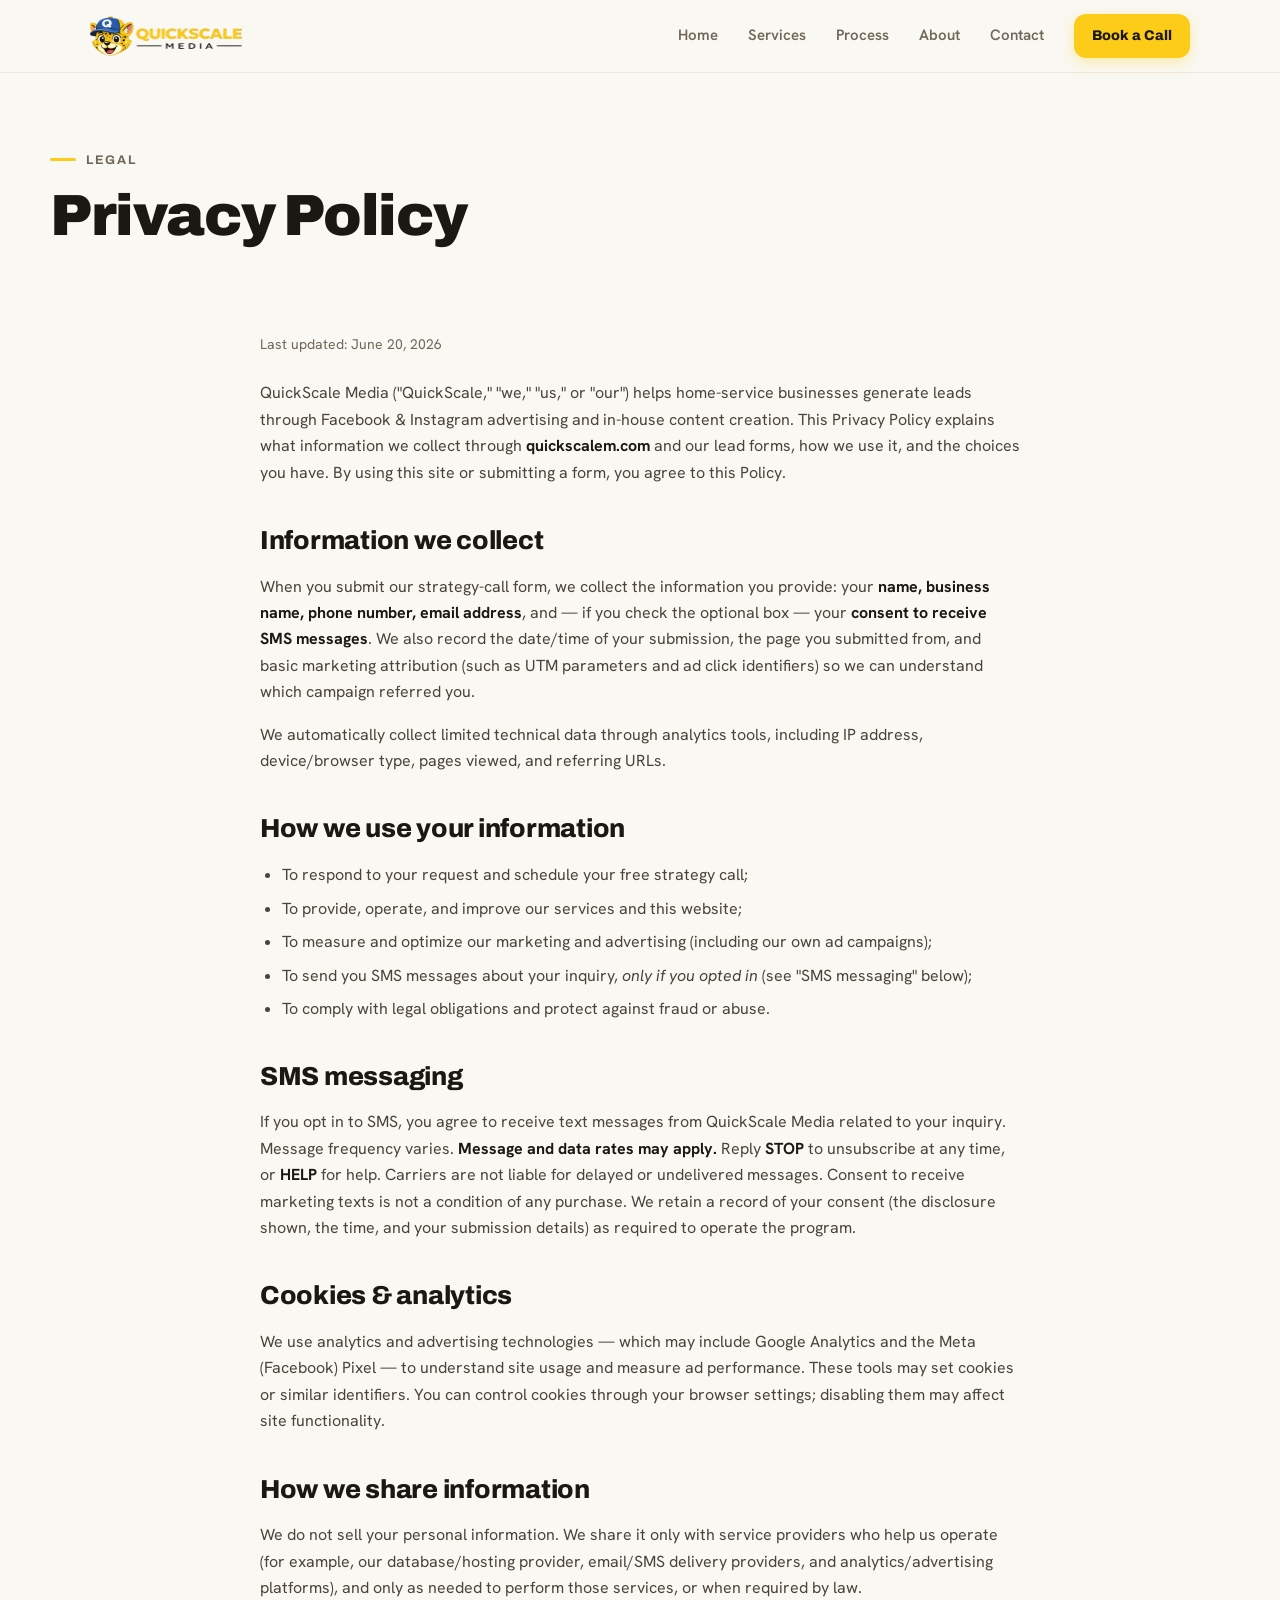
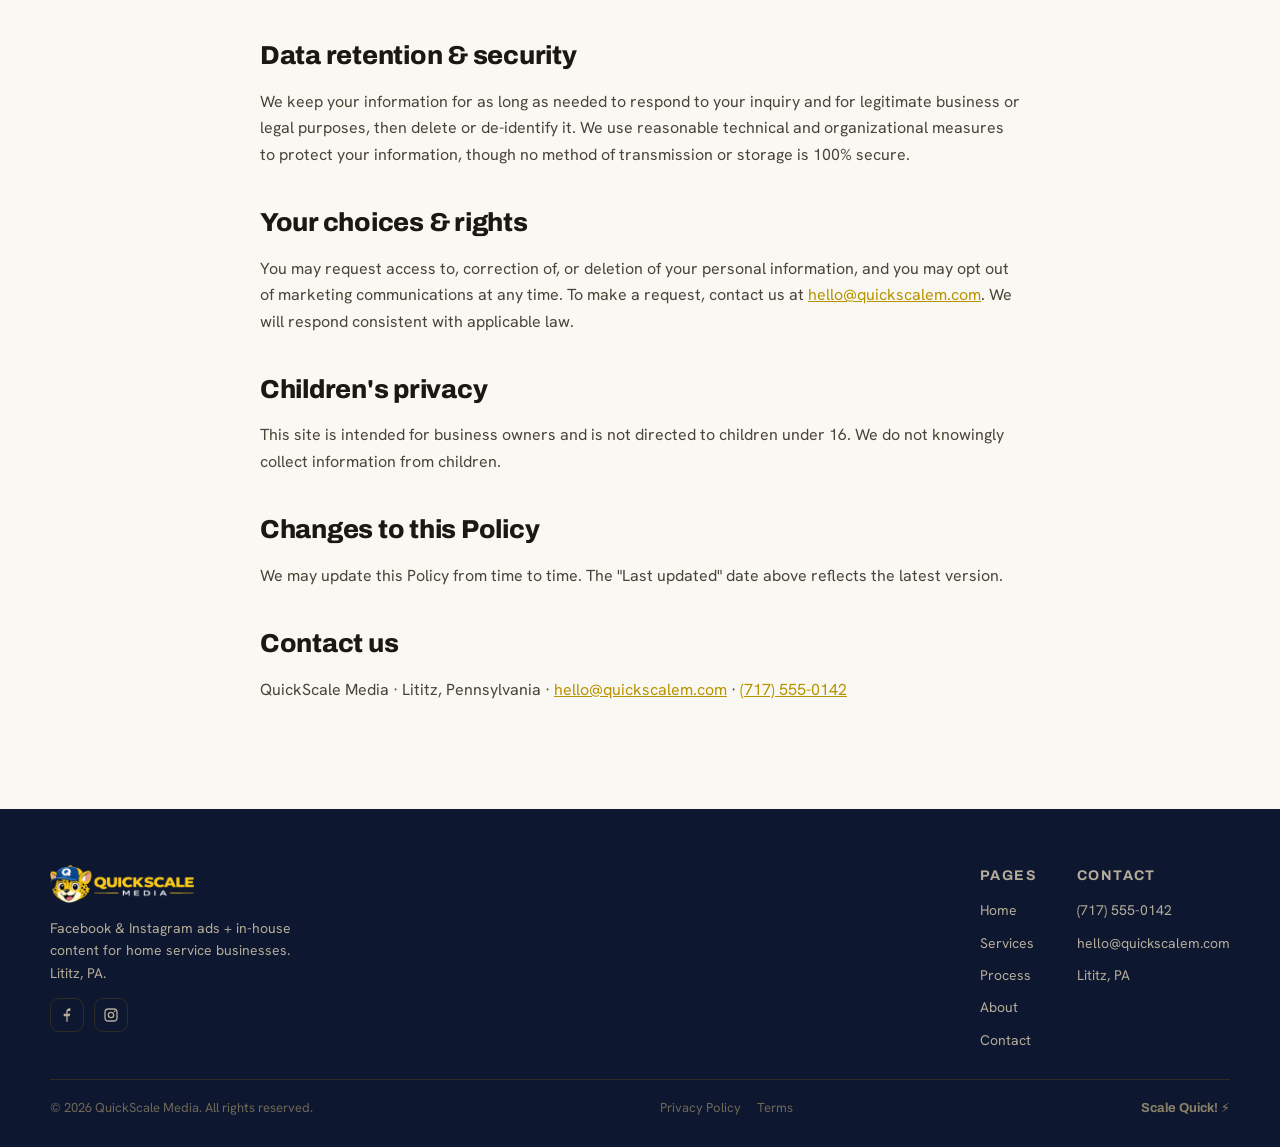
<file: privacy/index.html>
<!DOCTYPE html>
<html lang="en">
<head>
<meta charset="utf-8">
<meta name="viewport" content="width=device-width, initial-scale=1">
<title>Privacy Policy | QuickScale Media</title>
<meta name="description" content="How QuickScale Media collects, uses, and protects the information you submit through our website and lead forms.">
<link rel="canonical" href="https://quickscalem.com/privacy/">
<meta name="theme-color" content="#FCCC18">
<meta name="robots" content="index,follow">

<meta property="og:type" content="website">
<meta property="og:site_name" content="QuickScale Media">
<meta property="og:title" content="Privacy Policy | QuickScale Media">
<meta property="og:description" content="How QuickScale Media collects, uses, and protects the information you submit through our website and lead forms.">
<meta property="og:url" content="https://quickscalem.com/privacy/">
<meta property="og:image" content="https://quickscalem.com/assets/img/og-image.png">
<meta name="twitter:card" content="summary_large_image">
<meta name="twitter:title" content="Privacy Policy | QuickScale Media">
<meta name="twitter:description" content="How QuickScale Media collects, uses, and protects the information you submit through our website and lead forms.">
<meta name="twitter:image" content="https://quickscalem.com/assets/img/og-image.png">
<link rel="icon" href="../assets/img/favicon.svg" type="image/svg+xml">
<link rel="icon" href="../assets/img/favicon-32.png" sizes="32x32" type="image/png">
<link rel="apple-touch-icon" href="../assets/img/apple-touch-icon.png">
<link rel="preconnect" href="https://fonts.googleapis.com">
<link rel="preconnect" href="https://fonts.gstatic.com" crossorigin>
<link href="https://fonts.googleapis.com/css2?family=Archivo:wght@500;600;700;800;900&family=Hanken+Grotesk:wght@400;500;600;700&display=swap" rel="stylesheet">
<link rel="stylesheet" href="../assets/css/styles.css">
</head>
<body>
<a class="skip-link" href="#main">Skip to content</a>

<header class="site-header">
  <div class="site-header__inner">
    <a class="brand" href="../" aria-label="QuickScale Media — home">
      <img class="brand__logo" src="../assets/img/banner-dark.png" alt="" width="609" height="160">
    </a>
    <nav class="nav" aria-label="Primary">
      <a class="nav__link" href="../">Home</a>
      <a class="nav__link" href="../services/">Services</a>
      <a class="nav__link" href="../process/">Process</a>
      <a class="nav__link" href="../about/">About</a>
      <a class="nav__link" href="../contact/">Contact</a>
      <a class="btn btn--primary btn--header" href="../#book">Book a Call</a>
    </nav>
    <button class="navtoggle" aria-label="Menu" aria-expanded="false" aria-controls="drawer">
      <span></span><span></span><span></span>
    </button>
  </div>
  <div class="drawer" id="drawer">
    <a class="drawer__link" href="../">Home</a>
    <a class="drawer__link" href="../services/">Services</a>
    <a class="drawer__link" href="../process/">Process</a>
    <a class="drawer__link" href="../about/">About</a>
    <a class="drawer__link" href="../contact/">Contact</a>
    <a class="btn btn--primary" href="../#book">Book My Free Strategy Call</a>
  </div>
</header>

<main id="main">
  <section class="section section--intro">
    <div class="wrap">
      <p class="eyebrow"><span>Legal</span></p>
      <h1 class="h1-page">Privacy Policy</h1>
    </div>
  </section>

  <section class="section section--flush-top">
    <div class="wrap prose">
      <p class="legal-meta">Last updated: June 20, 2026</p>

      <p>QuickScale Media ("QuickScale," "we," "us," or "our") helps home-service businesses generate leads through Facebook &amp; Instagram advertising and in-house content creation. This Privacy Policy explains what information we collect through <strong>quickscalem.com</strong> and our lead forms, how we use it, and the choices you have. By using this site or submitting a form, you agree to this Policy.</p>

      <h2>Information we collect</h2>
      <p>When you submit our strategy-call form, we collect the information you provide: your <strong>name, business name, phone number, email address</strong>, and — if you check the optional box — your <strong>consent to receive SMS messages</strong>. We also record the date/time of your submission, the page you submitted from, and basic marketing attribution (such as UTM parameters and ad click identifiers) so we can understand which campaign referred you.</p>
      <p>We automatically collect limited technical data through analytics tools, including IP address, device/browser type, pages viewed, and referring URLs.</p>

      <h2>How we use your information</h2>
      <ul>
        <li>To respond to your request and schedule your free strategy call;</li>
        <li>To provide, operate, and improve our services and this website;</li>
        <li>To measure and optimize our marketing and advertising (including our own ad campaigns);</li>
        <li>To send you SMS messages about your inquiry, <em>only if you opted in</em> (see "SMS messaging" below);</li>
        <li>To comply with legal obligations and protect against fraud or abuse.</li>
      </ul>

      <h2>SMS messaging</h2>
      <p>If you opt in to SMS, you agree to receive text messages from QuickScale Media related to your inquiry. Message frequency varies. <strong>Message and data rates may apply.</strong> Reply <strong>STOP</strong> to unsubscribe at any time, or <strong>HELP</strong> for help. Carriers are not liable for delayed or undelivered messages. Consent to receive marketing texts is not a condition of any purchase. We retain a record of your consent (the disclosure shown, the time, and your submission details) as required to operate the program.</p>

      <h2>Cookies &amp; analytics</h2>
      <p>We use analytics and advertising technologies — which may include Google Analytics and the Meta (Facebook) Pixel — to understand site usage and measure ad performance. These tools may set cookies or similar identifiers. You can control cookies through your browser settings; disabling them may affect site functionality.</p>

      <h2>How we share information</h2>
      <p>We do not sell your personal information. We share it only with service providers who help us operate (for example, our database/hosting provider, email/SMS delivery providers, and analytics/advertising platforms), and only as needed to perform those services, or when required by law.</p>

      <h2>Data retention &amp; security</h2>
      <p>We keep your information for as long as needed to respond to your inquiry and for legitimate business or legal purposes, then delete or de-identify it. We use reasonable technical and organizational measures to protect your information, though no method of transmission or storage is 100% secure.</p>

      <h2>Your choices &amp; rights</h2>
      <p>You may request access to, correction of, or deletion of your personal information, and you may opt out of marketing communications at any time. To make a request, contact us at <a href="mailto:hello@quickscalem.com">hello@quickscalem.com</a>. We will respond consistent with applicable law.</p>

      <h2>Children's privacy</h2>
      <p>This site is intended for business owners and is not directed to children under 16. We do not knowingly collect information from children.</p>

      <h2>Changes to this Policy</h2>
      <p>We may update this Policy from time to time. The "Last updated" date above reflects the latest version.</p>

      <h2>Contact us</h2>
      <p>QuickScale Media · Lititz, Pennsylvania · <a href="mailto:hello@quickscalem.com">hello@quickscalem.com</a> · <a href="tel:+17175550142">(717) 555-0142</a></p>
    </div>
  </section>
</main>

<footer class="site-footer">
  <div class="site-footer__top">
    <div class="site-footer__about">
      <div class="footer-brand">
        <img class="footer-brand__logo" src="../assets/img/banner-light.png" alt="QuickScale Media" width="607" height="160">
      </div>
      <p>Facebook &amp; Instagram ads + in-house content for home service businesses. Lititz, PA.</p>
      <div class="socials">
        <a class="social" href="#" aria-label="QuickScale Media on Facebook"><svg width="16" height="16" viewBox="0 0 24 24" fill="#b5ac99" aria-hidden="true"><path d="M13 22v-8h3l1-4h-4V8c0-1 .3-2 2-2h2V2.5C18.5 2.4 17.3 2 16 2c-3 0-5 2-5 5v3H7v4h4v8z"></path></svg></a>
        <a class="social" href="#" aria-label="QuickScale Media on Instagram"><svg width="16" height="16" viewBox="0 0 24 24" fill="none" stroke="#b5ac99" stroke-width="2" aria-hidden="true"><rect x="3" y="3" width="18" height="18" rx="5"></rect><circle cx="12" cy="12" r="4"></circle><circle cx="17.5" cy="6.5" r="1.2" fill="#b5ac99" stroke="none"></circle></svg></a>
      </div>
    </div>
    <div class="footer-cols">
      <nav class="footer-col" aria-label="Footer">
        <span class="footer-col__h">Pages</span>
        <a href="../">Home</a>
        <a href="../services/">Services</a>
        <a href="../process/">Process</a>
        <a href="../about/">About</a>
        <a href="../contact/">Contact</a>
      </nav>
      <div class="footer-col">
        <span class="footer-col__h">Contact</span>
        <a href="tel:+17175550142">(717) 555-0142</a>
        <a href="mailto:hello@quickscalem.com">hello@quickscalem.com</a>
        <span>Lititz, PA</span>
      </div>
    </div>
  </div>
  <div class="site-footer__bottom">
    <span>© <span data-year>2026</span> QuickScale Media. All rights reserved.</span>
    <nav class="footer-legal" aria-label="Legal">
      <a href="../privacy/">Privacy Policy</a>
      <a href="../terms/">Terms</a>
    </nav>
    <b>Scale Quick! ⚡</b>
  </div>
</footer>

<div class="mobilebar">
  <a class="btn btn--primary" href="../#book">Book My Free Strategy Call</a>
</div>

<script src="../assets/js/config.js" defer></script>
<script src="../assets/js/main.js" defer></script>
</body>
</html>
</file>
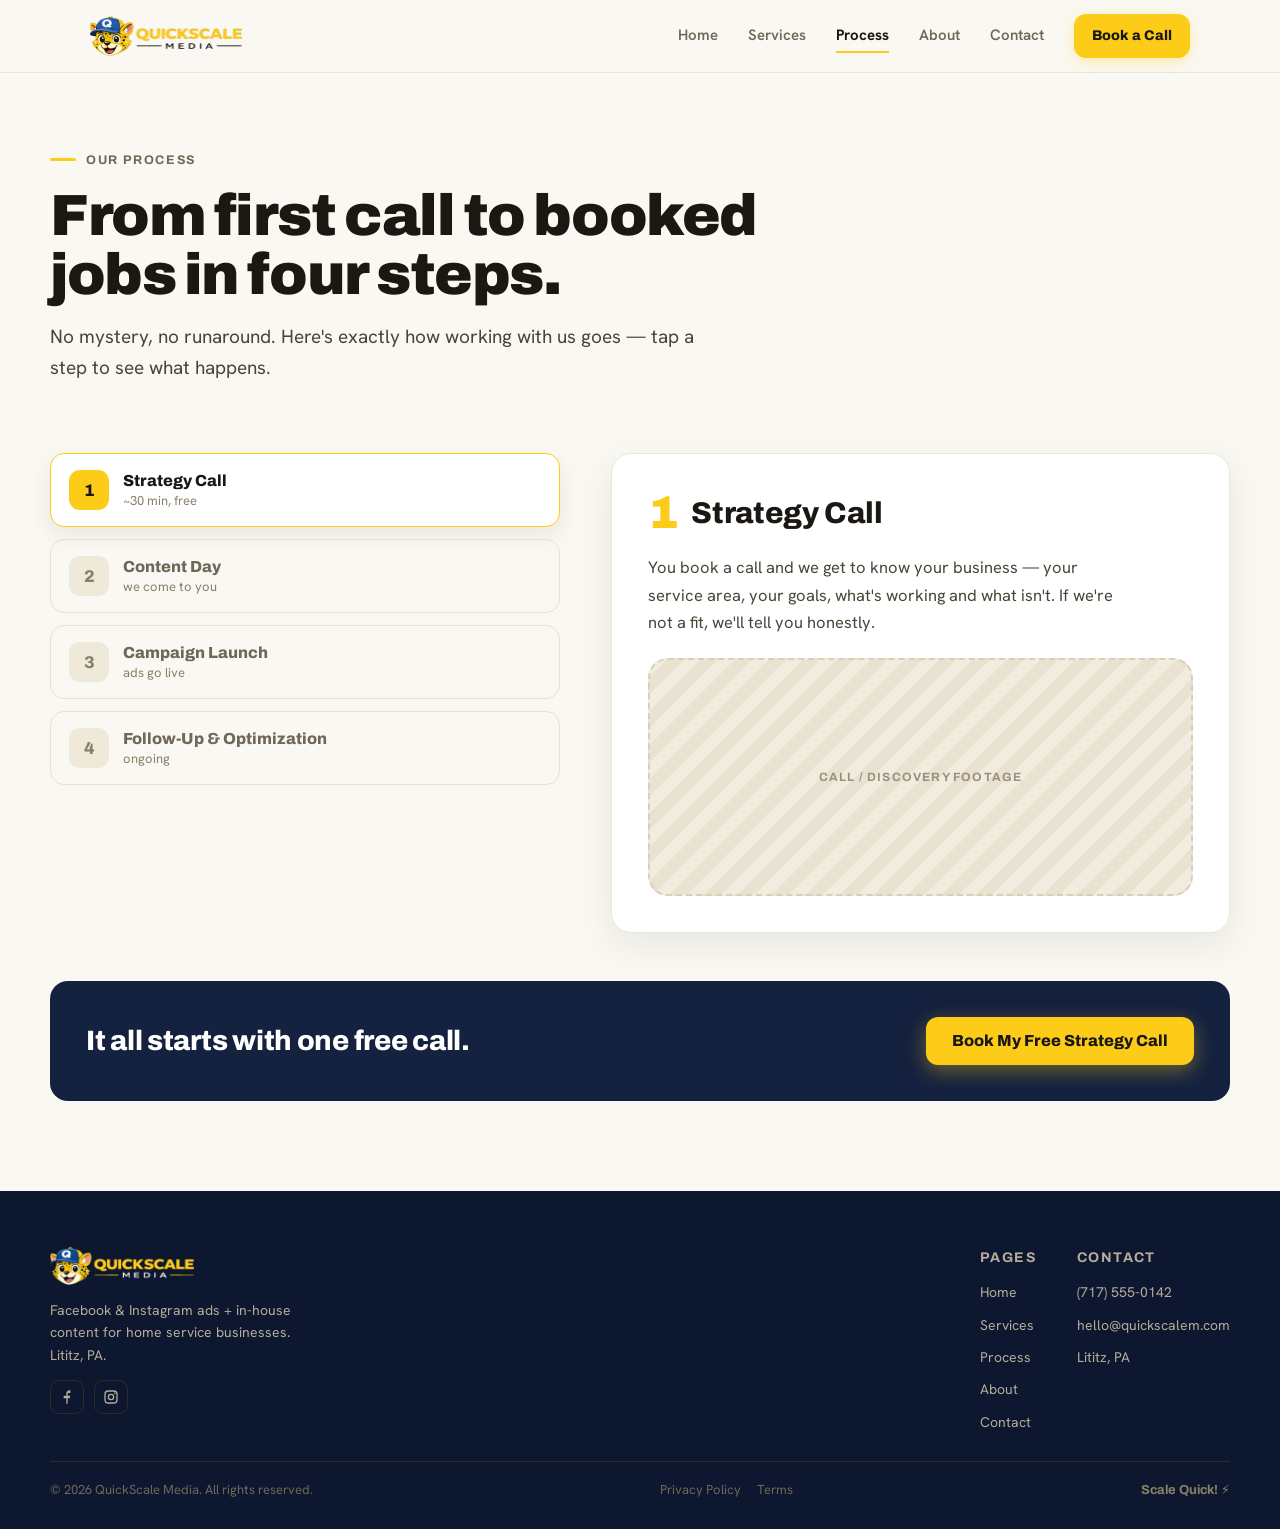
<file: process/index.html>
<!DOCTYPE html>
<html lang="en">
<head>
<meta charset="utf-8">
<meta name="viewport" content="width=device-width, initial-scale=1">
<title>Our Process: Call → Content → Launch | QuickScale Media</title>
<meta name="description" content="From first call to booked jobs in four steps: free strategy call, on-site content day, Meta campaign launch, then ongoing follow-up and optimization.">
<link rel="canonical" href="https://quickscalem.com/process/">
<meta name="theme-color" content="#FCCC18">

<meta property="og:type" content="website">
<meta property="og:site_name" content="QuickScale Media">
<meta property="og:title" content="Our Process: Call → Content → Launch | QuickScale Media">
<meta property="og:description" content="No mystery, no runaround — here's exactly how working with QuickScale Media goes, in four clear steps.">
<meta property="og:url" content="https://quickscalem.com/process/">
<meta property="og:image" content="https://quickscalem.com/assets/img/og-image.png">
<meta property="og:image:width" content="1200">
<meta property="og:image:height" content="630">
<meta name="twitter:card" content="summary_large_image">
<meta name="twitter:title" content="Our Process: Call → Content → Launch | QuickScale Media">
<meta name="twitter:description" content="No mystery, no runaround — here's exactly how working with QuickScale Media goes, in four clear steps.">
<meta name="twitter:image" content="https://quickscalem.com/assets/img/og-image.png">

<link rel="icon" href="../assets/img/favicon.svg" type="image/svg+xml">
<link rel="icon" href="../assets/img/favicon-32.png" sizes="32x32" type="image/png">
<link rel="apple-touch-icon" href="../assets/img/apple-touch-icon.png">

<link rel="preconnect" href="https://fonts.googleapis.com">
<link rel="preconnect" href="https://fonts.gstatic.com" crossorigin>
<link href="https://fonts.googleapis.com/css2?family=Archivo:wght@500;600;700;800;900&family=Hanken+Grotesk:wght@400;500;600;700&display=swap" rel="stylesheet">
<link rel="stylesheet" href="../assets/css/styles.css">

<script type="application/ld+json">
{
  "@context": "https://schema.org",
  "@graph": [
    {
      "@type": "BreadcrumbList",
      "itemListElement": [
        { "@type": "ListItem", "position": 1, "name": "Home", "item": "https://quickscalem.com/" },
        { "@type": "ListItem", "position": 2, "name": "Process", "item": "https://quickscalem.com/process/" }
      ]
    },
    {
      "@type": "WebPage",
      "@id": "https://quickscalem.com/process/#webpage",
      "url": "https://quickscalem.com/process/",
      "name": "Our Process: Call → Content → Launch | QuickScale Media",
      "isPartOf": { "@id": "https://quickscalem.com/#website" },
      "about": { "@id": "https://quickscalem.com/#organization" }
    }
  ]
}
</script>
</head>
<body>
<a class="skip-link" href="#main">Skip to content</a>

<header class="site-header">
  <div class="site-header__inner">
    <a class="brand" href="../" aria-label="QuickScale Media — home">
      <img class="brand__logo" src="../assets/img/banner-dark.png" alt="" width="609" height="160">
    </a>
    <nav class="nav" aria-label="Primary">
      <a class="nav__link" href="../">Home</a>
      <a class="nav__link" href="../services/">Services</a>
      <a class="nav__link" href="../process/" aria-current="page">Process</a>
      <a class="nav__link" href="../about/">About</a>
      <a class="nav__link" href="../contact/">Contact</a>
      <a class="btn btn--primary btn--header" href="../#book">Book a Call</a>
    </nav>
    <button class="navtoggle" aria-label="Menu" aria-expanded="false" aria-controls="drawer">
      <span></span><span></span><span></span>
    </button>
  </div>
  <div class="drawer" id="drawer">
    <a class="drawer__link" href="../">Home</a>
    <a class="drawer__link" href="../services/">Services</a>
    <a class="drawer__link" href="../process/" aria-current="page">Process</a>
    <a class="drawer__link" href="../about/">About</a>
    <a class="drawer__link" href="../contact/">Contact</a>
    <a class="btn btn--primary" href="../#book">Book My Free Strategy Call</a>
  </div>
</header>

<main id="main">

  <!-- INTRO -->
  <section class="section section--intro">
    <div class="wrap">
      <p class="eyebrow"><span>Our process</span></p>
      <h1 class="h1-page" style="max-width:20ch">From first call to booked jobs in four steps.</h1>
      <p class="lead measure">No mystery, no runaround. Here's exactly how working with us goes — tap a step to see what happens.</p>
    </div>
  </section>

  <!-- STEPS -->
  <section class="section section--flush-top">
    <div class="wrap split split--top">
      <!-- step selector -->
      <div class="steps" role="tablist" aria-label="Our process, step by step">
        <button class="step" id="step-0" data-step="0" role="tab" aria-selected="true" aria-controls="steppanel-0">
          <span class="step__chip" aria-hidden="true">1</span>
          <span class="step__text"><span class="step__title">Strategy Call</span><span class="step__tag">~30 min, free</span></span>
        </button>
        <button class="step" id="step-1" data-step="1" role="tab" aria-selected="false" aria-controls="steppanel-1">
          <span class="step__chip" aria-hidden="true">2</span>
          <span class="step__text"><span class="step__title">Content Day</span><span class="step__tag">we come to you</span></span>
        </button>
        <button class="step" id="step-2" data-step="2" role="tab" aria-selected="false" aria-controls="steppanel-2">
          <span class="step__chip" aria-hidden="true">3</span>
          <span class="step__text"><span class="step__title">Campaign Launch</span><span class="step__tag">ads go live</span></span>
        </button>
        <button class="step" id="step-3" data-step="3" role="tab" aria-selected="false" aria-controls="steppanel-3">
          <span class="step__chip" aria-hidden="true">4</span>
          <span class="step__text"><span class="step__title">Follow-Up &amp; Optimization</span><span class="step__tag">ongoing</span></span>
        </button>
      </div>

      <!-- step detail -->
      <div class="stepdetail">
        <div class="steppanel is-active" data-panel="0" id="steppanel-0" role="tabpanel" aria-labelledby="step-0" tabindex="0">
          <div class="stepdetail__card">
            <div class="stepdetail__head"><span class="stepdetail__num" aria-hidden="true">1</span><h2 class="h2">Strategy Call</h2></div>
            <p>You book a call and we get to know your business — your service area, your goals, what's working and what isn't. If we're not a fit, we'll tell you honestly.</p>
            <div class="media media--dashed ar-16-7" data-media-slot="process-step-1"><span class="media__kicker">Call / discovery footage</span></div>
          </div>
        </div>
        <div class="steppanel" data-panel="1" id="steppanel-1" role="tabpanel" aria-labelledby="step-1" tabindex="0">
          <div class="stepdetail__card">
            <div class="stepdetail__head"><span class="stepdetail__num" aria-hidden="true">2</span><h2 class="h2">Content Day</h2></div>
            <p>We drive out and film real content at your business or job site — crew at work, finished jobs, before-and-afters, owner clips. This is the footage that makes your ads outperform stock.</p>
            <div class="media media--dashed ar-16-7" data-media-slot="process-step-2"><span class="media__kicker">On-site filming · job site</span></div>
          </div>
        </div>
        <div class="steppanel" data-panel="2" id="steppanel-2" role="tabpanel" aria-labelledby="step-2" tabindex="0">
          <div class="stepdetail__card">
            <div class="stepdetail__head"><span class="stepdetail__num" aria-hidden="true">3</span><h2 class="h2">Campaign Launch</h2></div>
            <p>We build and launch your Facebook &amp; Instagram campaigns — targeting, copy, and creative — engineered to generate qualified estimate requests in your area.</p>
            <div class="media media--dashed ar-16-7" data-media-slot="process-step-3"><span class="media__kicker">Campaign dashboard / ad set</span></div>
          </div>
        </div>
        <div class="steppanel" data-panel="3" id="steppanel-3" role="tabpanel" aria-labelledby="step-3" tabindex="0">
          <div class="stepdetail__card">
            <div class="stepdetail__head"><span class="stepdetail__num" aria-hidden="true">4</span><h2 class="h2">Follow-Up &amp; Optimization</h2></div>
            <p>We track every lead, test new ads, and tune what's working so your cost per booked job keeps dropping month over month. You just keep showing up to the jobs.</p>
            <div class="media media--dashed ar-16-7" data-media-slot="process-step-4"><span class="media__kicker">Results &amp; reporting view</span></div>
          </div>
        </div>
      </div>
    </div>

    <div class="ctabar">
      <div class="ctabar__title">It all starts with one free call.</div>
      <a class="btn btn--primary" href="../contact/">Book My Free Strategy Call</a>
    </div>
  </section>

</main>

<footer class="site-footer">
  <div class="site-footer__top">
    <div class="site-footer__about">
      <div class="footer-brand">
        <img class="footer-brand__logo" src="../assets/img/banner-light.png" alt="QuickScale Media" width="607" height="160">
      </div>
      <p>Facebook &amp; Instagram ads + in-house content for home service businesses. Lititz, PA.</p>
      <div class="socials">
        <a class="social" href="#" aria-label="QuickScale Media on Facebook"><svg width="16" height="16" viewBox="0 0 24 24" fill="#b5ac99" aria-hidden="true"><path d="M13 22v-8h3l1-4h-4V8c0-1 .3-2 2-2h2V2.5C18.5 2.4 17.3 2 16 2c-3 0-5 2-5 5v3H7v4h4v8z"></path></svg></a>
        <a class="social" href="#" aria-label="QuickScale Media on Instagram"><svg width="16" height="16" viewBox="0 0 24 24" fill="none" stroke="#b5ac99" stroke-width="2" aria-hidden="true"><rect x="3" y="3" width="18" height="18" rx="5"></rect><circle cx="12" cy="12" r="4"></circle><circle cx="17.5" cy="6.5" r="1.2" fill="#b5ac99" stroke="none"></circle></svg></a>
      </div>
    </div>
    <div class="footer-cols">
      <nav class="footer-col" aria-label="Footer">
        <span class="footer-col__h">Pages</span>
        <a href="../">Home</a>
        <a href="../services/">Services</a>
        <a href="../process/">Process</a>
        <a href="../about/">About</a>
        <a href="../contact/">Contact</a>
      </nav>
      <div class="footer-col">
        <span class="footer-col__h">Contact</span>
        <a href="tel:+17175550142">(717) 555-0142</a>
        <a href="mailto:hello@quickscalem.com">hello@quickscalem.com</a>
        <span>Lititz, PA</span>
      </div>
    </div>
  </div>
  <div class="site-footer__bottom">
    <span>© <span data-year>2026</span> QuickScale Media. All rights reserved.</span>
    <nav class="footer-legal" aria-label="Legal">
      <a href="../privacy/">Privacy Policy</a>
      <a href="../terms/">Terms</a>
    </nav>
    <b>Scale Quick! ⚡</b>
  </div>
</footer>

<div class="mobilebar">
  <a class="btn btn--primary" href="../#book">Book My Free Strategy Call</a>
</div>

<script src="../assets/js/config.js" defer></script>
<script src="../assets/js/main.js" defer></script>
</body>
</html>
</file>
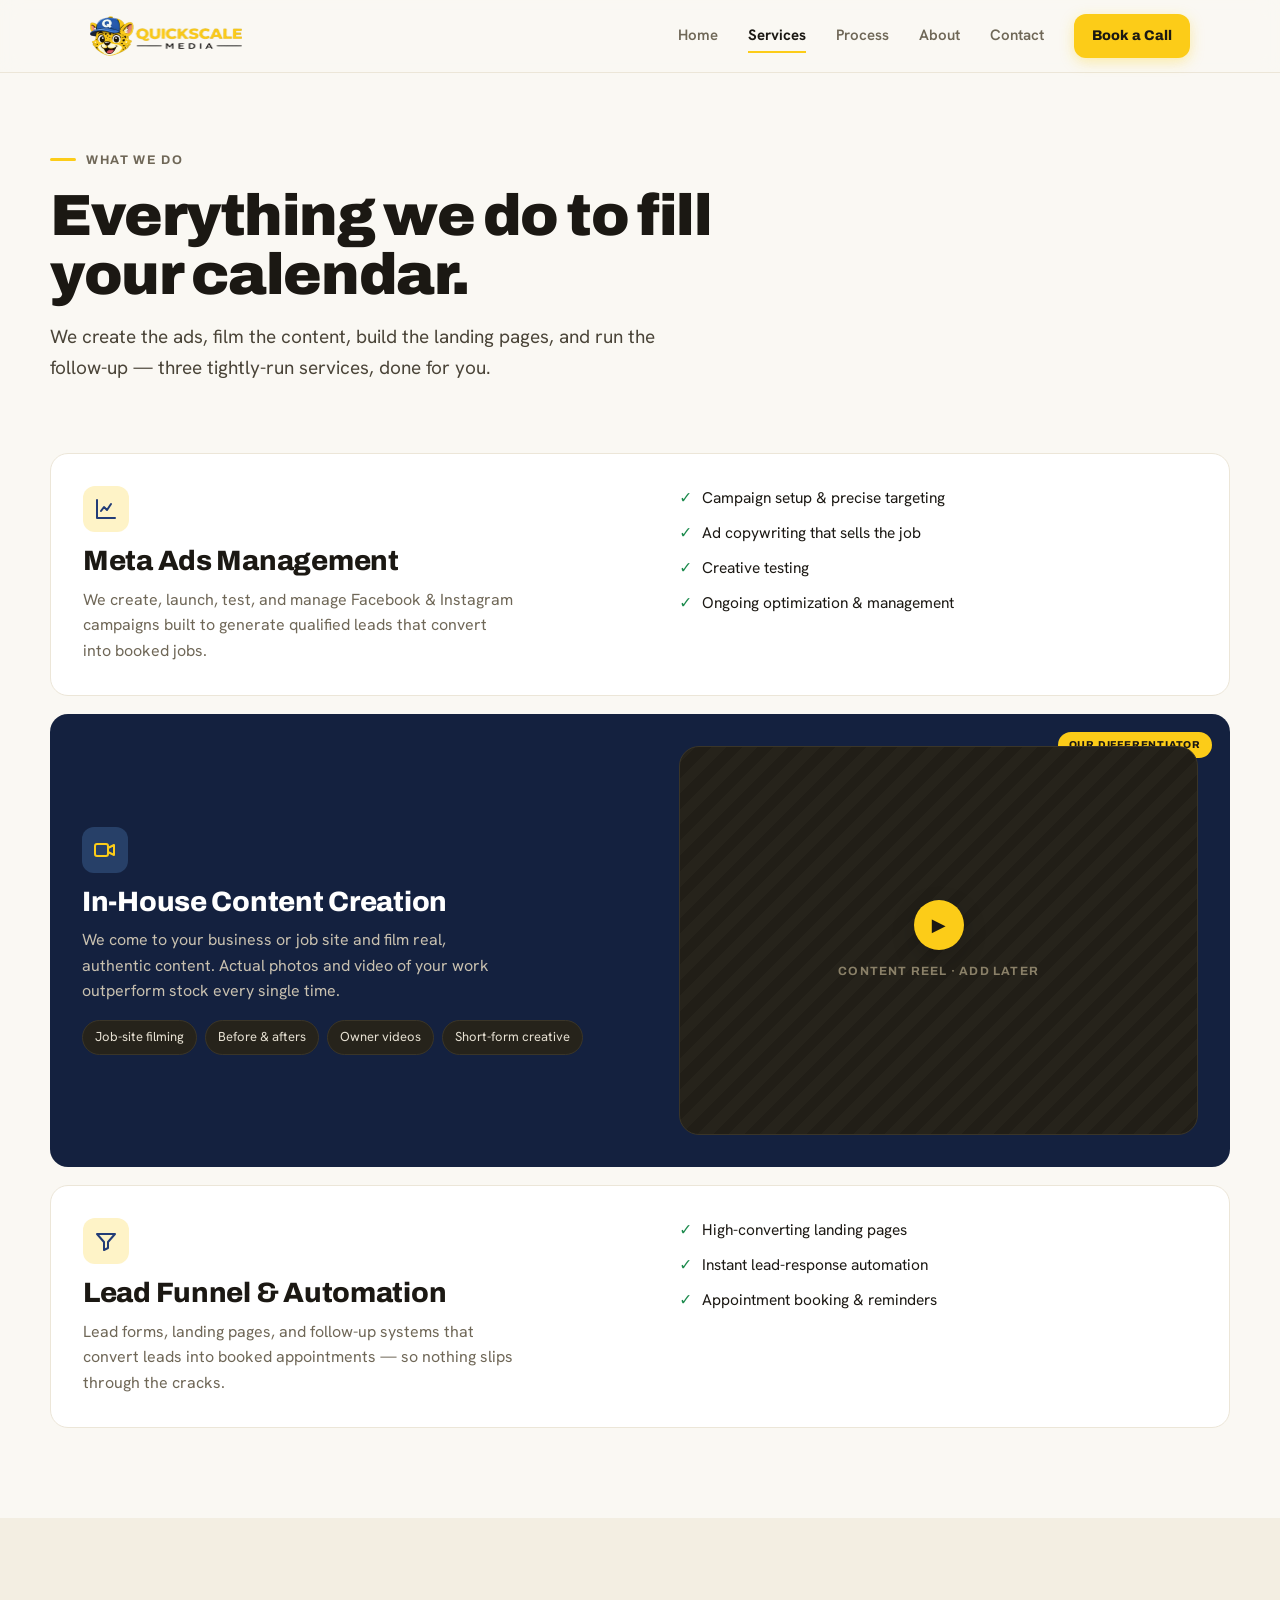
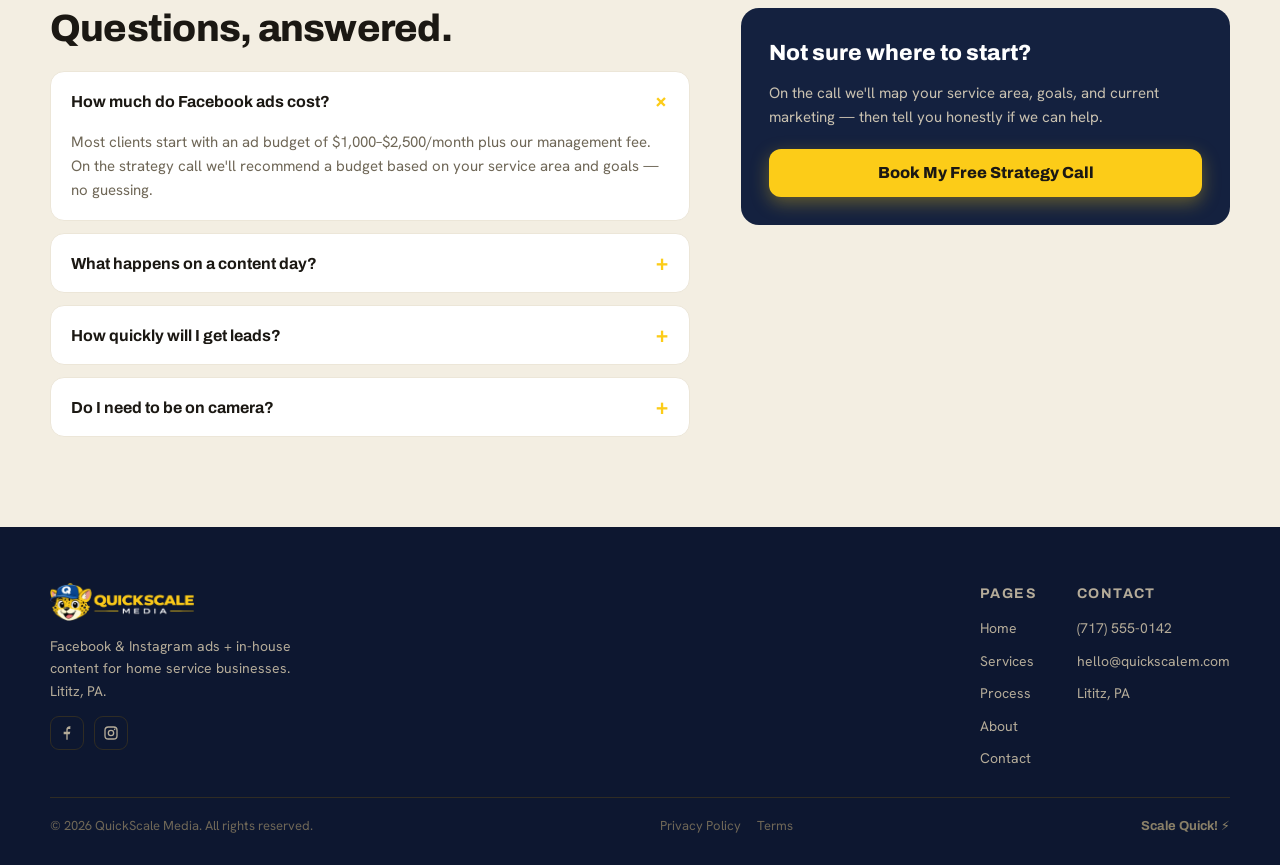
<file: services/index.html>
<!DOCTYPE html>
<html lang="en">
<head>
<meta charset="utf-8">
<meta name="viewport" content="width=device-width, initial-scale=1">
<title>Services: Meta Ads &amp; In-House Content | QuickScale Media</title>
<meta name="description" content="Three done-for-you services for home service businesses: Meta ads management, in-house content creation (we film your job site), and lead funnels that book jobs.">
<link rel="canonical" href="https://quickscalem.com/services/">
<meta name="theme-color" content="#FCCC18">

<meta property="og:type" content="website">
<meta property="og:site_name" content="QuickScale Media">
<meta property="og:title" content="Services: Meta Ads &amp; In-House Content | QuickScale Media">
<meta property="og:description" content="Meta ads, in-house job-site filming, and done-for-you lead funnels — three tightly-run services built to fill your calendar.">
<meta property="og:url" content="https://quickscalem.com/services/">
<meta property="og:image" content="https://quickscalem.com/assets/img/og-image.png">
<meta property="og:image:width" content="1200">
<meta property="og:image:height" content="630">
<meta name="twitter:card" content="summary_large_image">
<meta name="twitter:title" content="Services: Meta Ads &amp; In-House Content | QuickScale Media">
<meta name="twitter:description" content="Meta ads, in-house job-site filming, and done-for-you lead funnels — three tightly-run services built to fill your calendar.">
<meta name="twitter:image" content="https://quickscalem.com/assets/img/og-image.png">

<link rel="icon" href="../assets/img/favicon.svg" type="image/svg+xml">
<link rel="icon" href="../assets/img/favicon-32.png" sizes="32x32" type="image/png">
<link rel="apple-touch-icon" href="../assets/img/apple-touch-icon.png">

<link rel="preconnect" href="https://fonts.googleapis.com">
<link rel="preconnect" href="https://fonts.gstatic.com" crossorigin>
<link href="https://fonts.googleapis.com/css2?family=Archivo:wght@500;600;700;800;900&family=Hanken+Grotesk:wght@400;500;600;700&display=swap" rel="stylesheet">
<link rel="stylesheet" href="../assets/css/styles.css">

<script type="application/ld+json">
{
  "@context": "https://schema.org",
  "@graph": [
    {
      "@type": "BreadcrumbList",
      "itemListElement": [
        { "@type": "ListItem", "position": 1, "name": "Home", "item": "https://quickscalem.com/" },
        { "@type": "ListItem", "position": 2, "name": "Services", "item": "https://quickscalem.com/services/" }
      ]
    },
    {
      "@type": "Service",
      "name": "Meta Ads Management",
      "serviceType": "Facebook & Instagram advertising",
      "provider": { "@id": "https://quickscalem.com/#organization" },
      "areaServed": [
        { "@type": "City", "name": "Lititz" },
        { "@type": "AdministrativeArea", "name": "Lancaster County" },
        { "@type": "State", "name": "Pennsylvania" }
      ],
      "description": "We create, launch, test, and manage Facebook & Instagram campaigns built to generate qualified leads that convert into booked jobs."
    },
    {
      "@type": "Service",
      "name": "In-House Content Creation",
      "serviceType": "Video & photo production",
      "provider": { "@id": "https://quickscalem.com/#organization" },
      "areaServed": [
        { "@type": "City", "name": "Lititz" },
        { "@type": "AdministrativeArea", "name": "Lancaster County" },
        { "@type": "State", "name": "Pennsylvania" }
      ],
      "description": "We come to your business or job site and film real, authentic content — job-site filming, before-and-afters, owner videos, and short-form creative."
    },
    {
      "@type": "Service",
      "name": "Lead Funnel & Automation",
      "serviceType": "Lead generation funnels",
      "provider": { "@id": "https://quickscalem.com/#organization" },
      "areaServed": [
        { "@type": "City", "name": "Lititz" },
        { "@type": "AdministrativeArea", "name": "Lancaster County" },
        { "@type": "State", "name": "Pennsylvania" }
      ],
      "description": "Lead forms, landing pages, and follow-up systems that convert leads into booked appointments."
    },
    {
      "@type": "FAQPage",
      "mainEntity": [
        { "@type": "Question", "name": "How much do Facebook ads cost?", "acceptedAnswer": { "@type": "Answer", "text": "Most clients start with an ad budget of $1,000–$2,500/month plus our management fee. On the strategy call we'll recommend a budget based on your service area and goals — no guessing." } },
        { "@type": "Question", "name": "What happens on a content day?", "acceptedAnswer": { "@type": "Answer", "text": "We drive out to your business or an active job site and film real photos and video — your crew, your work, before-and-afters, and a few owner clips. It usually takes 2–4 hours and fuels weeks of ads." } },
        { "@type": "Question", "name": "How quickly will I get leads?", "acceptedAnswer": { "@type": "Answer", "text": "Most campaigns start generating qualified leads within the first 1–2 weeks of launch. We optimize continuously from there to lower your cost per booked job." } },
        { "@type": "Question", "name": "Do I need to be on camera?", "acceptedAnswer": { "@type": "Answer", "text": "It helps, but it's not required. Owner videos build trust fast — but we can build a strong campaign around job footage and customer results if you'd rather stay behind the scenes." } }
      ]
    }
  ]
}
</script>
</head>
<body>
<a class="skip-link" href="#main">Skip to content</a>

<header class="site-header">
  <div class="site-header__inner">
    <a class="brand" href="../" aria-label="QuickScale Media — home">
      <img class="brand__logo" src="../assets/img/banner-dark.png" alt="" width="609" height="160">
    </a>
    <nav class="nav" aria-label="Primary">
      <a class="nav__link" href="../">Home</a>
      <a class="nav__link" href="../services/" aria-current="page">Services</a>
      <a class="nav__link" href="../process/">Process</a>
      <a class="nav__link" href="../about/">About</a>
      <a class="nav__link" href="../contact/">Contact</a>
      <a class="btn btn--primary btn--header" href="../#book">Book a Call</a>
    </nav>
    <button class="navtoggle" aria-label="Menu" aria-expanded="false" aria-controls="drawer">
      <span></span><span></span><span></span>
    </button>
  </div>
  <div class="drawer" id="drawer">
    <a class="drawer__link" href="../">Home</a>
    <a class="drawer__link" href="../services/" aria-current="page">Services</a>
    <a class="drawer__link" href="../process/">Process</a>
    <a class="drawer__link" href="../about/">About</a>
    <a class="drawer__link" href="../contact/">Contact</a>
    <a class="btn btn--primary" href="../#book">Book My Free Strategy Call</a>
  </div>
</header>

<main id="main">

  <!-- INTRO -->
  <section class="section section--intro">
    <div class="wrap">
      <p class="eyebrow"><span>What we do</span></p>
      <h1 class="h1-page" style="max-width:18ch">Everything we do to fill your calendar.</h1>
      <p class="lead measure">We create the ads, film the content, build the landing pages, and run the follow-up — three tightly-run services, done for you.</p>
    </div>
  </section>

  <!-- 3 PILLARS -->
  <section class="section section--flush-top">
    <div class="wrap pillars">

      <!-- Pillar 1 -->
      <div class="pillar">
        <div class="pillar__main">
          <span class="itile itile--lg" aria-hidden="true"><svg width="24" height="24" viewBox="0 0 24 24" fill="none" stroke="#223c77" stroke-width="2" stroke-linecap="round" stroke-linejoin="round"><path d="M3 3v18h18"></path><path d="M7 14l3-4 3 3 4-6"></path></svg></span>
          <h2 class="h2">Meta Ads Management</h2>
          <p class="measure-48">We create, launch, test, and manage Facebook &amp; Instagram campaigns built to generate qualified leads that convert into booked jobs.</p>
        </div>
        <div class="pillar__side">
          <div class="check"><span class="tick" aria-hidden="true">✓</span> Campaign setup &amp; precise targeting</div>
          <div class="check"><span class="tick" aria-hidden="true">✓</span> Ad copywriting that sells the job</div>
          <div class="check"><span class="tick" aria-hidden="true">✓</span> Creative testing</div>
          <div class="check"><span class="tick" aria-hidden="true">✓</span> Ongoing optimization &amp; management</div>
        </div>
      </div>

      <!-- Pillar 2 (featured) -->
      <div class="pillar pillar--feature">
        <span class="pillar__badge">OUR DIFFERENTIATOR</span>
        <div class="pillar__main">
          <span class="itile itile--lg itile--dark" aria-hidden="true"><svg width="24" height="24" viewBox="0 0 24 24" fill="none" stroke="#FCCC18" stroke-width="2" stroke-linecap="round" stroke-linejoin="round"><rect x="2" y="6" width="13" height="12" rx="2"></rect><path d="M15 10l6-3v10l-6-3z"></path></svg></span>
          <h2 class="h2">In-House Content Creation</h2>
          <p class="measure-48">We come to your business or job site and film real, authentic content. Actual photos and video of your work outperform stock every single time.</p>
          <div class="tags">
            <span class="tag">Job-site filming</span>
            <span class="tag">Before &amp; afters</span>
            <span class="tag">Owner videos</span>
            <span class="tag">Short-form creative</span>
          </div>
        </div>
        <div class="pillar__side">
          <div class="media media--dark ar-4-3" data-media-slot="services-content-reel">
            <div class="play play--sm" aria-hidden="true">▶</div>
            <div class="media__kicker">Content reel · add later</div>
          </div>
        </div>
      </div>

      <!-- Pillar 3 -->
      <div class="pillar">
        <div class="pillar__main">
          <span class="itile itile--lg" aria-hidden="true"><svg width="24" height="24" viewBox="0 0 24 24" fill="none" stroke="#223c77" stroke-width="2" stroke-linecap="round" stroke-linejoin="round"><path d="M3 5h18l-7 8v6l-4 2v-8z"></path></svg></span>
          <h2 class="h2">Lead Funnel &amp; Automation</h2>
          <p class="measure-48">Lead forms, landing pages, and follow-up systems that convert leads into booked appointments — so nothing slips through the cracks.</p>
        </div>
        <div class="pillar__side">
          <div class="check"><span class="tick" aria-hidden="true">✓</span> High-converting landing pages</div>
          <div class="check"><span class="tick" aria-hidden="true">✓</span> Instant lead-response automation</div>
          <div class="check"><span class="tick" aria-hidden="true">✓</span> Appointment booking &amp; reminders</div>
        </div>
      </div>

    </div>
  </section>

  <!-- FAQ -->
  <section class="section bg-cream">
    <div class="wrap split split--top">
      <div class="faq__main">
        <h2 class="h2 h2--sm mb-22">Questions, answered.</h2>
        <div class="faq">
          <div class="faq__item">
            <button class="faq__q" id="faq-q-1" aria-expanded="true" aria-controls="faq-a-1">How much do Facebook ads cost?<span class="faq__sign" aria-hidden="true">+</span></button>
            <div class="faq__a" id="faq-a-1" role="region" aria-labelledby="faq-q-1"><div class="faq__a-inner">Most clients start with an ad budget of $1,000–$2,500/month plus our management fee. On the strategy call we'll recommend a budget based on your service area and goals — no guessing.</div></div>
          </div>
          <div class="faq__item">
            <button class="faq__q" id="faq-q-2" aria-expanded="false" aria-controls="faq-a-2">What happens on a content day?<span class="faq__sign" aria-hidden="true">+</span></button>
            <div class="faq__a" id="faq-a-2" role="region" aria-labelledby="faq-q-2"><div class="faq__a-inner">We drive out to your business or an active job site and film real photos and video — your crew, your work, before-and-afters, and a few owner clips. It usually takes 2–4 hours and fuels weeks of ads.</div></div>
          </div>
          <div class="faq__item">
            <button class="faq__q" id="faq-q-3" aria-expanded="false" aria-controls="faq-a-3">How quickly will I get leads?<span class="faq__sign" aria-hidden="true">+</span></button>
            <div class="faq__a" id="faq-a-3" role="region" aria-labelledby="faq-q-3"><div class="faq__a-inner">Most campaigns start generating qualified leads within the first 1–2 weeks of launch. We optimize continuously from there to lower your cost per booked job.</div></div>
          </div>
          <div class="faq__item">
            <button class="faq__q" id="faq-q-4" aria-expanded="false" aria-controls="faq-a-4">Do I need to be on camera?<span class="faq__sign" aria-hidden="true">+</span></button>
            <div class="faq__a" id="faq-a-4" role="region" aria-labelledby="faq-q-4"><div class="faq__a-inner">It helps, but it's not required. Owner videos build trust fast — but we can build a strong campaign around job footage and customer results if you'd rather stay behind the scenes.</div></div>
          </div>
        </div>
      </div>
      <div class="faq__aside">
        <h3>Not sure where to start?</h3>
        <p>On the call we'll map your service area, goals, and current marketing — then tell you honestly if we can help.</p>
        <a class="btn btn--primary btn--block" href="../contact/">Book My Free Strategy Call</a>
      </div>
    </div>
  </section>

</main>

<footer class="site-footer">
  <div class="site-footer__top">
    <div class="site-footer__about">
      <div class="footer-brand">
        <img class="footer-brand__logo" src="../assets/img/banner-light.png" alt="QuickScale Media" width="607" height="160">
      </div>
      <p>Facebook &amp; Instagram ads + in-house content for home service businesses. Lititz, PA.</p>
      <div class="socials">
        <a class="social" href="#" aria-label="QuickScale Media on Facebook"><svg width="16" height="16" viewBox="0 0 24 24" fill="#b5ac99" aria-hidden="true"><path d="M13 22v-8h3l1-4h-4V8c0-1 .3-2 2-2h2V2.5C18.5 2.4 17.3 2 16 2c-3 0-5 2-5 5v3H7v4h4v8z"></path></svg></a>
        <a class="social" href="#" aria-label="QuickScale Media on Instagram"><svg width="16" height="16" viewBox="0 0 24 24" fill="none" stroke="#b5ac99" stroke-width="2" aria-hidden="true"><rect x="3" y="3" width="18" height="18" rx="5"></rect><circle cx="12" cy="12" r="4"></circle><circle cx="17.5" cy="6.5" r="1.2" fill="#b5ac99" stroke="none"></circle></svg></a>
      </div>
    </div>
    <div class="footer-cols">
      <nav class="footer-col" aria-label="Footer">
        <span class="footer-col__h">Pages</span>
        <a href="../">Home</a>
        <a href="../services/">Services</a>
        <a href="../process/">Process</a>
        <a href="../about/">About</a>
        <a href="../contact/">Contact</a>
      </nav>
      <div class="footer-col">
        <span class="footer-col__h">Contact</span>
        <a href="tel:+17175550142">(717) 555-0142</a>
        <a href="mailto:hello@quickscalem.com">hello@quickscalem.com</a>
        <span>Lititz, PA</span>
      </div>
    </div>
  </div>
  <div class="site-footer__bottom">
    <span>© <span data-year>2026</span> QuickScale Media. All rights reserved.</span>
    <nav class="footer-legal" aria-label="Legal">
      <a href="../privacy/">Privacy Policy</a>
      <a href="../terms/">Terms</a>
    </nav>
    <b>Scale Quick! ⚡</b>
  </div>
</footer>

<div class="mobilebar">
  <a class="btn btn--primary" href="../#book">Book My Free Strategy Call</a>
</div>

<script src="../assets/js/config.js" defer></script>
<script src="../assets/js/main.js" defer></script>
</body>
</html>
</file>
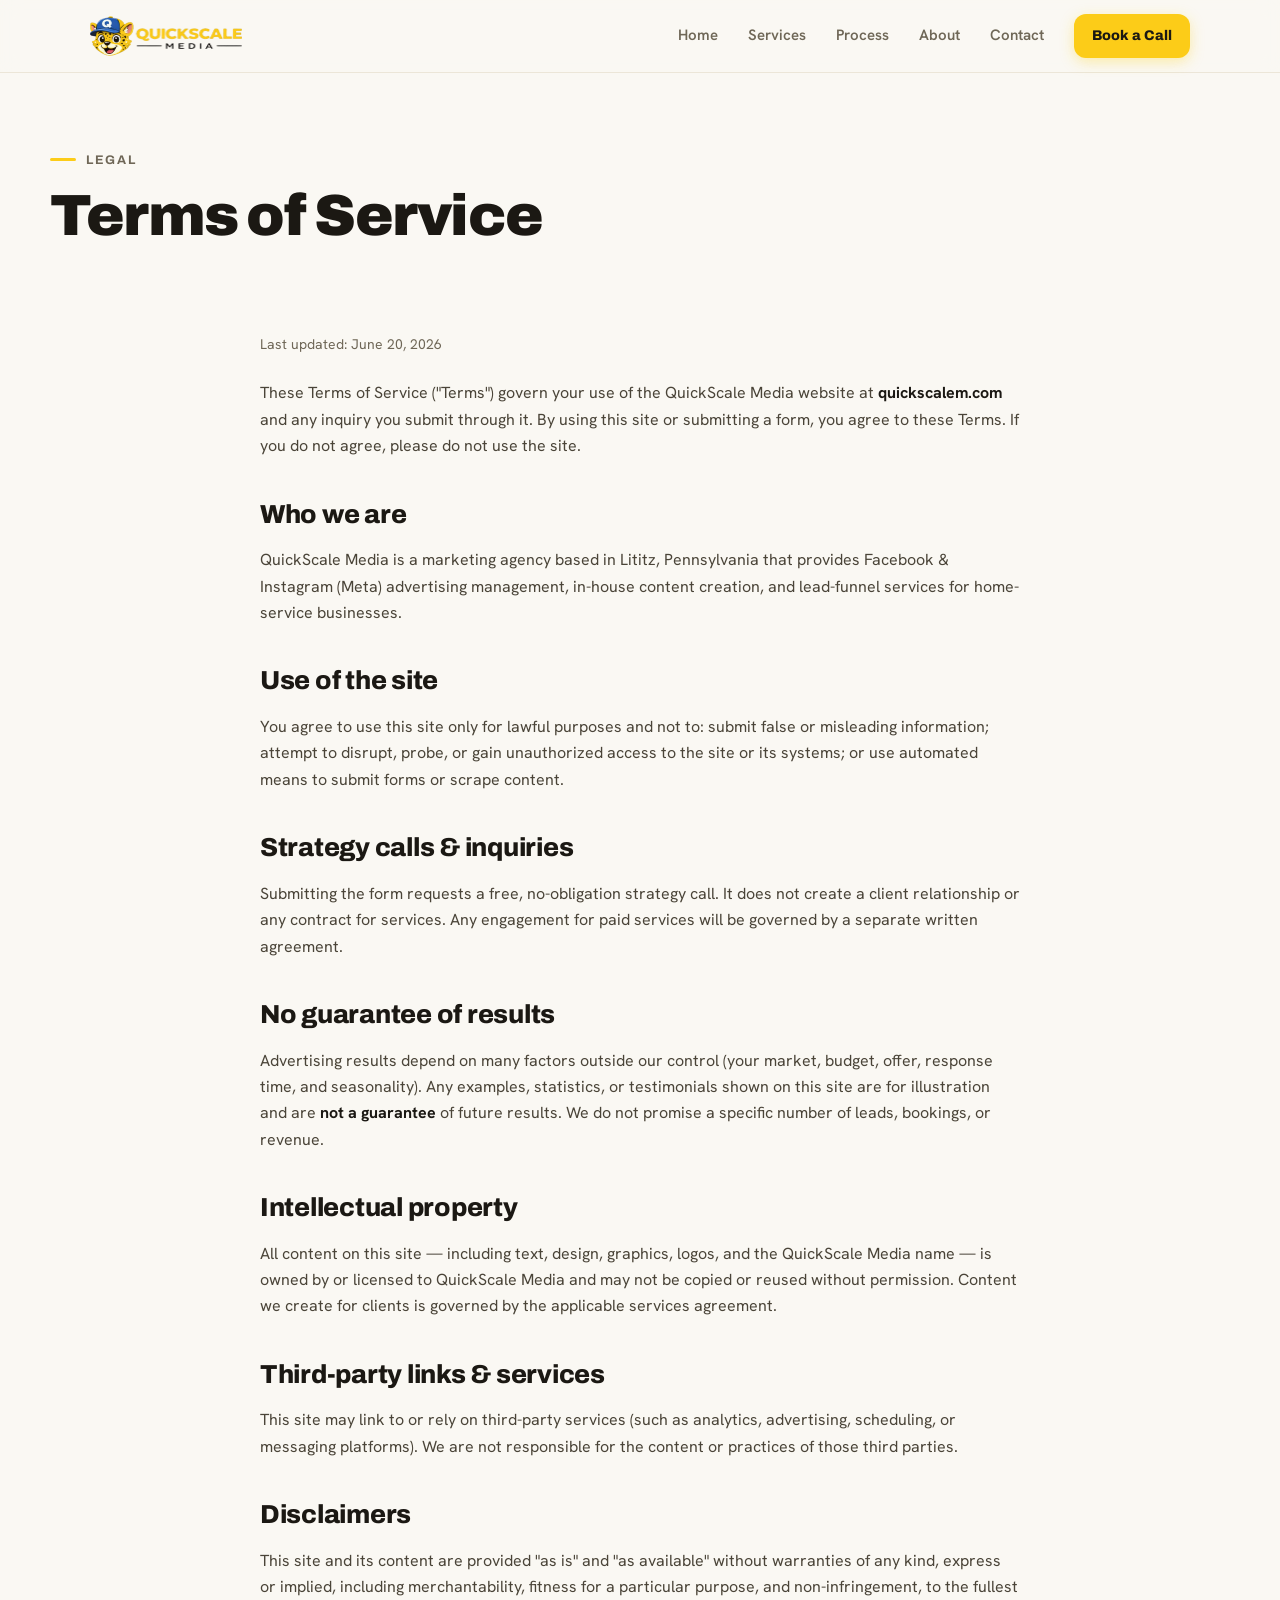
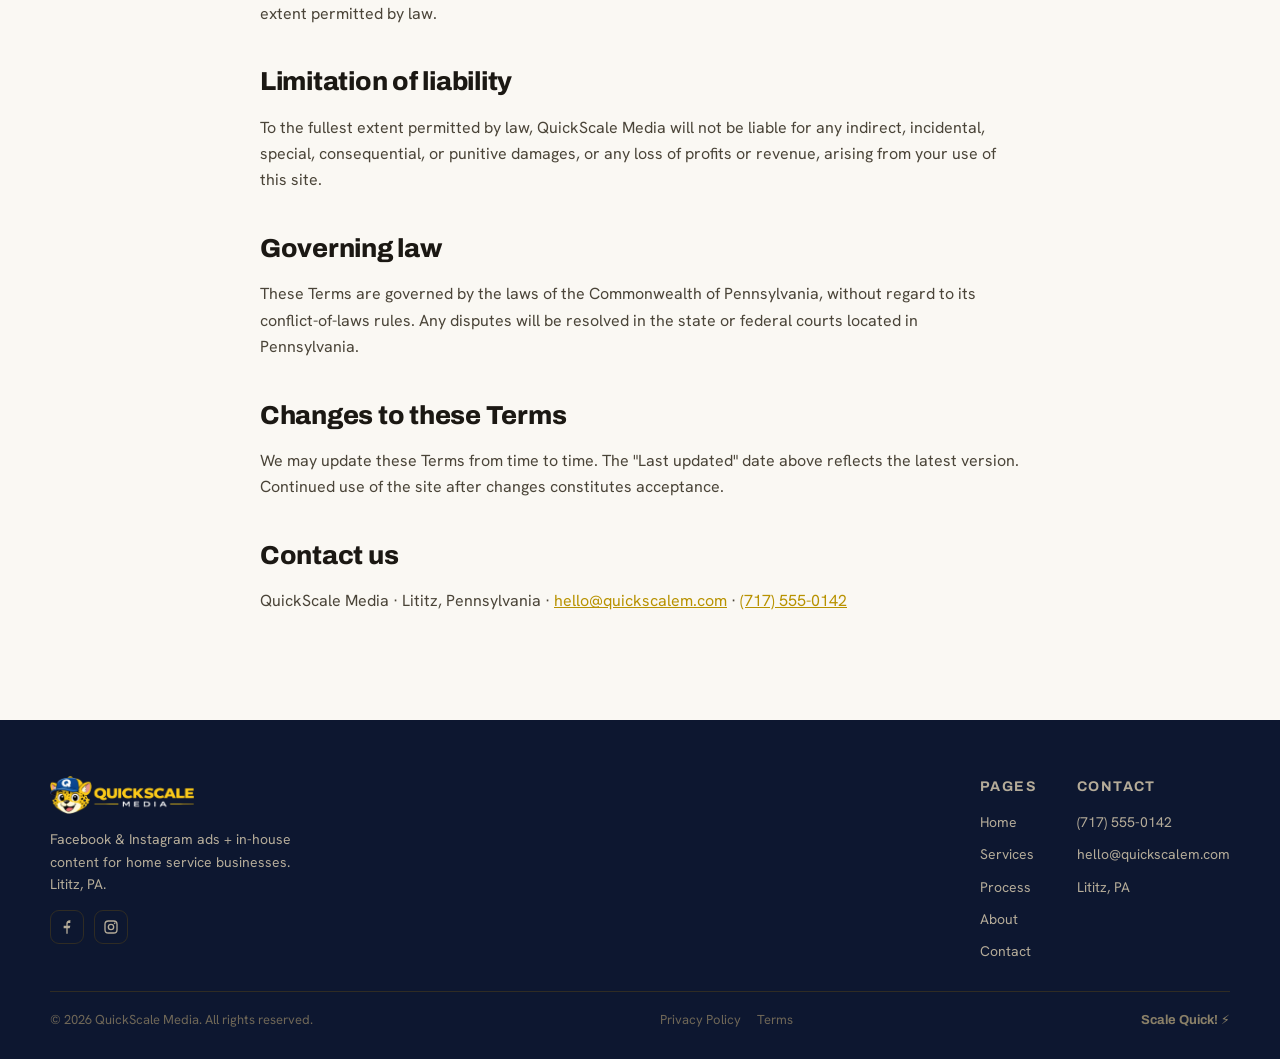
<file: terms/index.html>
<!DOCTYPE html>
<html lang="en">
<head>
<meta charset="utf-8">
<meta name="viewport" content="width=device-width, initial-scale=1">
<title>Terms of Service | QuickScale Media</title>
<meta name="description" content="The terms and conditions for using the QuickScale Media website and requesting a strategy call.">
<link rel="canonical" href="https://quickscalem.com/terms/">
<meta name="theme-color" content="#FCCC18">
<meta name="robots" content="index,follow">

<meta property="og:type" content="website">
<meta property="og:site_name" content="QuickScale Media">
<meta property="og:title" content="Terms of Service | QuickScale Media">
<meta property="og:description" content="The terms and conditions for using the QuickScale Media website and requesting a strategy call.">
<meta property="og:url" content="https://quickscalem.com/terms/">
<meta property="og:image" content="https://quickscalem.com/assets/img/og-image.png">
<meta name="twitter:card" content="summary_large_image">
<meta name="twitter:title" content="Terms of Service | QuickScale Media">
<meta name="twitter:description" content="The terms and conditions for using the QuickScale Media website and requesting a strategy call.">
<meta name="twitter:image" content="https://quickscalem.com/assets/img/og-image.png">
<link rel="icon" href="../assets/img/favicon.svg" type="image/svg+xml">
<link rel="icon" href="../assets/img/favicon-32.png" sizes="32x32" type="image/png">
<link rel="apple-touch-icon" href="../assets/img/apple-touch-icon.png">
<link rel="preconnect" href="https://fonts.googleapis.com">
<link rel="preconnect" href="https://fonts.gstatic.com" crossorigin>
<link href="https://fonts.googleapis.com/css2?family=Archivo:wght@500;600;700;800;900&family=Hanken+Grotesk:wght@400;500;600;700&display=swap" rel="stylesheet">
<link rel="stylesheet" href="../assets/css/styles.css">
</head>
<body>
<a class="skip-link" href="#main">Skip to content</a>

<header class="site-header">
  <div class="site-header__inner">
    <a class="brand" href="../" aria-label="QuickScale Media — home">
      <img class="brand__logo" src="../assets/img/banner-dark.png" alt="" width="609" height="160">
    </a>
    <nav class="nav" aria-label="Primary">
      <a class="nav__link" href="../">Home</a>
      <a class="nav__link" href="../services/">Services</a>
      <a class="nav__link" href="../process/">Process</a>
      <a class="nav__link" href="../about/">About</a>
      <a class="nav__link" href="../contact/">Contact</a>
      <a class="btn btn--primary btn--header" href="../#book">Book a Call</a>
    </nav>
    <button class="navtoggle" aria-label="Menu" aria-expanded="false" aria-controls="drawer">
      <span></span><span></span><span></span>
    </button>
  </div>
  <div class="drawer" id="drawer">
    <a class="drawer__link" href="../">Home</a>
    <a class="drawer__link" href="../services/">Services</a>
    <a class="drawer__link" href="../process/">Process</a>
    <a class="drawer__link" href="../about/">About</a>
    <a class="drawer__link" href="../contact/">Contact</a>
    <a class="btn btn--primary" href="../#book">Book My Free Strategy Call</a>
  </div>
</header>

<main id="main">
  <section class="section section--intro">
    <div class="wrap">
      <p class="eyebrow"><span>Legal</span></p>
      <h1 class="h1-page">Terms of Service</h1>
    </div>
  </section>

  <section class="section section--flush-top">
    <div class="wrap prose">
      <p class="legal-meta">Last updated: June 20, 2026</p>

      <p>These Terms of Service ("Terms") govern your use of the QuickScale Media website at <strong>quickscalem.com</strong> and any inquiry you submit through it. By using this site or submitting a form, you agree to these Terms. If you do not agree, please do not use the site.</p>

      <h2>Who we are</h2>
      <p>QuickScale Media is a marketing agency based in Lititz, Pennsylvania that provides Facebook &amp; Instagram (Meta) advertising management, in-house content creation, and lead-funnel services for home-service businesses.</p>

      <h2>Use of the site</h2>
      <p>You agree to use this site only for lawful purposes and not to: submit false or misleading information; attempt to disrupt, probe, or gain unauthorized access to the site or its systems; or use automated means to submit forms or scrape content.</p>

      <h2>Strategy calls &amp; inquiries</h2>
      <p>Submitting the form requests a free, no-obligation strategy call. It does not create a client relationship or any contract for services. Any engagement for paid services will be governed by a separate written agreement.</p>

      <h2>No guarantee of results</h2>
      <p>Advertising results depend on many factors outside our control (your market, budget, offer, response time, and seasonality). Any examples, statistics, or testimonials shown on this site are for illustration and are <strong>not a guarantee</strong> of future results. We do not promise a specific number of leads, bookings, or revenue.</p>

      <h2>Intellectual property</h2>
      <p>All content on this site — including text, design, graphics, logos, and the QuickScale Media name — is owned by or licensed to QuickScale Media and may not be copied or reused without permission. Content we create for clients is governed by the applicable services agreement.</p>

      <h2>Third-party links &amp; services</h2>
      <p>This site may link to or rely on third-party services (such as analytics, advertising, scheduling, or messaging platforms). We are not responsible for the content or practices of those third parties.</p>

      <h2>Disclaimers</h2>
      <p>This site and its content are provided "as is" and "as available" without warranties of any kind, express or implied, including merchantability, fitness for a particular purpose, and non-infringement, to the fullest extent permitted by law.</p>

      <h2>Limitation of liability</h2>
      <p>To the fullest extent permitted by law, QuickScale Media will not be liable for any indirect, incidental, special, consequential, or punitive damages, or any loss of profits or revenue, arising from your use of this site.</p>

      <h2>Governing law</h2>
      <p>These Terms are governed by the laws of the Commonwealth of Pennsylvania, without regard to its conflict-of-laws rules. Any disputes will be resolved in the state or federal courts located in Pennsylvania.</p>

      <h2>Changes to these Terms</h2>
      <p>We may update these Terms from time to time. The "Last updated" date above reflects the latest version. Continued use of the site after changes constitutes acceptance.</p>

      <h2>Contact us</h2>
      <p>QuickScale Media · Lititz, Pennsylvania · <a href="mailto:hello@quickscalem.com">hello@quickscalem.com</a> · <a href="tel:+17175550142">(717) 555-0142</a></p>
    </div>
  </section>
</main>

<footer class="site-footer">
  <div class="site-footer__top">
    <div class="site-footer__about">
      <div class="footer-brand">
        <img class="footer-brand__logo" src="../assets/img/banner-light.png" alt="QuickScale Media" width="607" height="160">
      </div>
      <p>Facebook &amp; Instagram ads + in-house content for home service businesses. Lititz, PA.</p>
      <div class="socials">
        <a class="social" href="#" aria-label="QuickScale Media on Facebook"><svg width="16" height="16" viewBox="0 0 24 24" fill="#b5ac99" aria-hidden="true"><path d="M13 22v-8h3l1-4h-4V8c0-1 .3-2 2-2h2V2.5C18.5 2.4 17.3 2 16 2c-3 0-5 2-5 5v3H7v4h4v8z"></path></svg></a>
        <a class="social" href="#" aria-label="QuickScale Media on Instagram"><svg width="16" height="16" viewBox="0 0 24 24" fill="none" stroke="#b5ac99" stroke-width="2" aria-hidden="true"><rect x="3" y="3" width="18" height="18" rx="5"></rect><circle cx="12" cy="12" r="4"></circle><circle cx="17.5" cy="6.5" r="1.2" fill="#b5ac99" stroke="none"></circle></svg></a>
      </div>
    </div>
    <div class="footer-cols">
      <nav class="footer-col" aria-label="Footer">
        <span class="footer-col__h">Pages</span>
        <a href="../">Home</a>
        <a href="../services/">Services</a>
        <a href="../process/">Process</a>
        <a href="../about/">About</a>
        <a href="../contact/">Contact</a>
      </nav>
      <div class="footer-col">
        <span class="footer-col__h">Contact</span>
        <a href="tel:+17175550142">(717) 555-0142</a>
        <a href="mailto:hello@quickscalem.com">hello@quickscalem.com</a>
        <span>Lititz, PA</span>
      </div>
    </div>
  </div>
  <div class="site-footer__bottom">
    <span>© <span data-year>2026</span> QuickScale Media. All rights reserved.</span>
    <nav class="footer-legal" aria-label="Legal">
      <a href="../privacy/">Privacy Policy</a>
      <a href="../terms/">Terms</a>
    </nav>
    <b>Scale Quick! ⚡</b>
  </div>
</footer>

<div class="mobilebar">
  <a class="btn btn--primary" href="../#book">Book My Free Strategy Call</a>
</div>

<script src="../assets/js/config.js" defer></script>
<script src="../assets/js/main.js" defer></script>
</body>
</html>
</file>
<file: assets/css/styles.css>
/* ============================================================
   QuickScale Media — Design System
   Aesthetic: confident, blue-collar-friendly marketing agency.
   Tokens, components, and section styles port the Claude Design
   prototype 1:1 (Archivo + Hanken Grotesk, #FCCC18 yellow on navy + near-black).
   8-pt spacing · 60/30/10 color · soft elevation · AA contrast.
   ============================================================ */

/* ---------- Tokens ---------- */
:root{
  /* Color story: off-white neutral (60) · near-black (30) · yellow (10) */
  --bg:#faf8f3;          /* page background (off-white, not glare white) */
  --cream:#f3eee2;       /* alternating band */
  --cream-2:#efe9da;
  --card:#fff;
  --ink:#1b1813;         /* near-black text + dark sections */
  --ink-soft:#4a4438;    /* body text */
  --muted:#6f6757;       /* secondary text */
  --muted-2:#8a8068;     /* tertiary / labels on light */
  --placeholder:#a89f88;
  --border:#ece6d8;
  --border-2:#e7e1d3;
  --border-3:#e3ddcd;    /* inputs */
  --yellow:#FCCC18;      /* brand accent (from logo) */
  --yellow-600:#e8b70f;  /* hover */
  --yellow-tint:#FEF3C7; /* icon tiles */
  --gold:#b89200;        /* dark gold text on light */
  --star:#FCCC18;
  --green:#1b8a4c;       /* affirmative ticks */
  --danger:#d6492f;
  --dark:#14213f;        /* navy — dark sections (proof band, lead form, etc.) */
  --darker:#0d1730;      /* deep navy — footer */
  --navy-line:#223c77;   /* navy outline buttons + icon strokes */
  --navy-tile:#274068;   /* navy icon tiles / step accents */
  --on-dark:#f5f1e8;
  --on-dark-soft:#c9c1b0;
  --on-dark-mute:#b5ac99;

  --radius-xl:20px;
  --radius-lg:18px;
  --radius:16px;
  --radius-sm:12px;
  --radius-input:10px;
  --radius-pill:999px;

  --shadow-card:0 1px 2px rgba(0,0,0,.04);
  --shadow-hover:0 16px 36px rgba(27,24,19,.12);
  --shadow-media:0 24px 60px rgba(27,24,19,.16);
  --shadow-media-sm:0 20px 50px rgba(27,24,19,.14);
  --shadow-form:0 16px 44px rgba(27,24,19,.1);
  --shadow-cta:0 6px 20px rgba(252,204,24,.38);

  --maxw:1180px;
  --gutter:clamp(18px,5vw,40px);

  --ff-display:'Archivo',system-ui,-apple-system,'Segoe UI',sans-serif;
  --ff-body:'Hanken Grotesk',system-ui,-apple-system,'Segoe UI',sans-serif;

  --header-h:70px;
}

/* ---------- Reset / base ---------- */
*{box-sizing:border-box;}
html{-webkit-text-size-adjust:100%;scroll-behavior:smooth;}
body{
  margin:0;
  background:var(--bg);
  color:var(--ink-soft);
  font-family:var(--ff-body);
  font-size:16px;
  line-height:1.6;
  -webkit-font-smoothing:antialiased;
  text-rendering:optimizeLegibility;
}
img,svg{display:block;max-width:100%;}
button{font-family:inherit;}
input{font-family:inherit;}
a{color:inherit;}
::placeholder{color:var(--placeholder);opacity:1;}
::selection{background:var(--yellow);color:var(--ink);}

/* Skip link */
.skip-link{
  position:absolute;left:-9999px;top:0;z-index:100;
  background:var(--ink);color:#fff;padding:12px 18px;border-radius:0 0 10px 0;
  font-family:var(--ff-display);font-weight:700;text-decoration:none;
}
.skip-link:focus{left:0;}

/* Visible focus for keyboard users (works on light + dark) */
:focus-visible{outline:3px solid var(--yellow);outline-offset:2px;border-radius:4px;}

.visually-hidden{
  position:absolute!important;width:1px;height:1px;padding:0;margin:-1px;
  overflow:hidden;clip:rect(0 0 0 0);white-space:nowrap;border:0;
}

/* ---------- Layout ---------- */
.wrap{width:100%;max-width:var(--maxw);margin-inline:auto;}
.section{padding:clamp(48px,7vw,96px) var(--gutter);}
.section--hero{padding:clamp(40px,6vw,80px) var(--gutter) clamp(36px,5vw,64px);}
.section--proof{padding:clamp(40px,5vw,72px) var(--gutter);}
.section--stats{padding:clamp(36px,4vw,56px) var(--gutter);}
.section--values{padding:clamp(48px,7vw,88px) var(--gutter);}
.section--band{padding:clamp(44px,6vw,80px) var(--gutter);}
.section--intro{padding:clamp(44px,6vw,80px) var(--gutter) clamp(24px,3vw,40px);}
.section--flush-top{padding-top:clamp(16px,3vw,32px);}
.bg-cream{background:var(--cream);}
.bg-dark{background:var(--dark);color:var(--on-dark);}
.bg-yellow{background:var(--yellow);}

.split{display:flex;flex-wrap:wrap;gap:clamp(28px,4vw,56px);align-items:center;}
.split--top{align-items:flex-start;}
.col{flex:1 1 320px;min-width:300px;}
.col--narrow{flex:1 1 300px;min-width:280px;}

/* ---------- Typography ---------- */
.eyebrow{display:flex;align-items:center;gap:10px;margin:0 0 16px;}
.eyebrow::before{content:"";width:26px;height:3px;background:var(--yellow);border-radius:2px;flex:none;}
.eyebrow span{
  font-family:var(--ff-display);font-weight:700;font-size:12.5px;
  letter-spacing:.13em;text-transform:uppercase;color:var(--muted);
}

.h1,.h1-page{
  font-family:var(--ff-display);font-weight:900;color:var(--ink);margin:0 0 18px;
  letter-spacing:-.025em;line-height:1.0;
}
.h1{font-size:clamp(34px,5.4vw,66px);}
.h1-page{font-size:clamp(32px,4.6vw,58px);line-height:1.02;}
.h2{font-family:var(--ff-display);font-weight:800;color:var(--ink);margin:0 0 16px;letter-spacing:-.02em;line-height:1.08;font-size:clamp(26px,3.2vw,40px);}
.h2--xl{font-size:clamp(28px,3.6vw,44px);line-height:1.06;}
.h2--sm{font-size:clamp(24px,3vw,38px);line-height:1.1;}
.h3{font-family:var(--ff-display);font-weight:800;font-size:18px;color:var(--ink);margin:0 0 7px;line-height:1.25;}

.lead{font-size:clamp(16px,1.5vw,19px);line-height:1.6;color:var(--ink-soft);margin:0;}
.p{font-size:17px;line-height:1.6;color:var(--ink-soft);margin:0;}
.muted{color:var(--muted);}
.measure{max-width:60ch;}
.measure-54{max-width:54ch;}
.measure-48{max-width:48ch;}
/* Legal / long-form prose (Privacy, Terms) */
.prose{max-width:760px;}
.prose h2{font-family:var(--ff-display);font-weight:800;font-size:clamp(20px,2.4vw,26px);color:var(--ink);letter-spacing:-.01em;margin:34px 0 12px;}
.prose h3{font-family:var(--ff-display);font-weight:700;font-size:18px;color:var(--ink);margin:24px 0 8px;}
.prose p{font-size:16px;line-height:1.65;color:var(--ink-soft);margin:0 0 16px;}
.prose ul{margin:0 0 16px;padding-left:22px;}
.prose li{font-size:16px;line-height:1.6;color:var(--ink-soft);margin:0 0 8px;}
.prose a{color:var(--gold);text-decoration:underline;}
.prose strong{color:var(--ink);}
.prose .legal-meta{font-size:14px;color:var(--muted);margin-bottom:24px;}
.center{text-align:center;}
.center-x{margin-inline:auto;}
.actions{display:flex;flex-wrap:wrap;gap:12px;align-items:center;}
.mt-8{margin-top:8px;}.mt-16{margin-top:16px;}.mt-24{margin-top:24px;}.mt-26{margin-top:26px;}.mt-28{margin-top:28px;}
.mb-12{margin-bottom:12px;}.mb-16{margin-bottom:16px;}.mb-18{margin-bottom:18px;}.mb-20{margin-bottom:20px;}.mb-22{margin-bottom:22px;}.mb-26{margin-bottom:26px;}.mb-28{margin-bottom:28px;}.mb-40{margin-bottom:40px;}
.mark{background:linear-gradient(180deg,transparent 62%,var(--yellow) 62%);}
em.em{font-style:normal;font-weight:600;color:var(--ink);}

.rating{color:var(--star);font-size:16px;letter-spacing:2px;}
.rating--lg{font-size:18px;letter-spacing:3px;}
.rating-row{display:flex;align-items:center;gap:10px;margin-top:24px;}
.rating-row span:last-child{font-size:14px;color:var(--muted);}

/* ---------- Buttons ---------- */
.btn{
  display:inline-flex;align-items:center;justify-content:center;gap:8px;
  font-family:var(--ff-display);font-weight:800;font-size:16px;line-height:1;
  border:none;border-radius:var(--radius-sm);cursor:pointer;text-decoration:none;
  padding:16px 26px;min-height:44px;
  transition:transform .15s,box-shadow .15s,background .15s,color .15s;
}
.btn--primary{background:var(--yellow);color:var(--ink);box-shadow:var(--shadow-cta);}
.btn--primary:hover{background:var(--yellow-600);transform:translateY(-2px);box-shadow:0 12px 28px rgba(252,204,24,.5);}
.btn--primary:active{transform:translateY(0);}
.btn--outline{background:none;color:var(--ink);border:2px solid var(--navy-line);padding:14px 22px;font-weight:700;}
.btn--outline:hover{background:var(--dark);color:var(--bg);}
.btn--sm{padding:12px 20px;font-size:15px;font-weight:700;}
.btn--header{padding:11px 18px;font-size:14px;border-radius:var(--radius-sm);box-shadow:0 4px 14px rgba(252,204,24,.34);}
.btn--header:hover{box-shadow:0 8px 20px rgba(252,204,24,.45);}
.btn--block{width:100%;padding:16px;box-shadow:0 6px 18px rgba(252,204,24,.34);}
.btn--block:hover{box-shadow:0 12px 26px rgba(252,204,24,.46);}

/* ---------- Header / nav ---------- */
.site-header{
  position:sticky;top:0;z-index:40;
  background:rgba(250,248,243,.86);
  backdrop-filter:blur(10px);-webkit-backdrop-filter:blur(10px);
  border-bottom:1px solid var(--border);
}
.site-header__inner{
  max-width:var(--maxw);margin:0 auto;width:100%;
  display:flex;align-items:center;justify-content:space-between;
  padding:14px var(--gutter);
}
.brand{display:flex;align-items:center;gap:10px;text-decoration:none;background:none;border:none;cursor:pointer;padding:0;}
.brand__logo{height:clamp(30px,3.4vw,40px);width:auto;display:block;}
.brand__mark{
  width:30px;height:30px;border-radius:8px;background:var(--yellow);
  display:flex;align-items:center;justify-content:center;
  font-family:var(--ff-display);font-weight:900;font-size:17px;color:var(--ink);
}
.brand__name{font-family:var(--ff-display);font-weight:800;font-size:18px;letter-spacing:-.01em;color:var(--ink);}
.brand__name b{color:var(--gold);font-weight:800;}

.nav{display:none;align-items:center;gap:clamp(12px,2.4vw,30px);}
.nav__link{
  background:none;border:none;cursor:pointer;text-decoration:none;
  font-family:var(--ff-body);font-size:15px;font-weight:600;color:var(--muted);
  padding:4px 0;border-bottom:2px solid transparent;transition:color .15s;
}
.nav__link:hover{color:var(--ink);}
.nav__link[aria-current="page"]{color:var(--ink);font-weight:700;border-bottom-color:var(--yellow);}

.navtoggle{
  display:inline-flex;flex-direction:column;gap:5px;background:none;border:none;
  cursor:pointer;padding:8px;
}
.navtoggle span{width:22px;height:2px;background:var(--ink);border-radius:2px;transition:transform .2s,opacity .2s;}
.navtoggle[aria-expanded="true"] span:nth-child(1){transform:translateY(7px) rotate(45deg);}
.navtoggle[aria-expanded="true"] span:nth-child(2){opacity:0;}
.navtoggle[aria-expanded="true"] span:nth-child(3){transform:translateY(-7px) rotate(-45deg);}

.drawer{display:none;border-top:1px solid var(--border);background:var(--bg);padding:10px var(--gutter) 18px;}
.drawer.is-open{display:flex;flex-direction:column;gap:4px;animation:fadeUp .25s ease-out both;}
.drawer__link{
  background:none;border:none;cursor:pointer;text-align:left;text-decoration:none;
  font-family:var(--ff-display);font-size:18px;font-weight:600;color:var(--muted);
  padding:12px 0;border-bottom:1px solid var(--border);
}
.drawer__link[aria-current="page"]{color:var(--ink);font-weight:800;}
.drawer .btn{margin-top:8px;}

/* ---------- Media placeholders (swap for real photos/video) ---------- */
.media{
  position:relative;border-radius:var(--radius-xl);overflow:hidden;
  border:1px solid var(--border-2);
  display:flex;flex-direction:column;align-items:center;justify-content:center;
  gap:12px;text-align:center;color:var(--muted-2);
  background:repeating-linear-gradient(135deg,#f1ecdf,#f1ecdf 12px,#e9e2d1 12px,#e9e2d1 24px);
}
.media--hero{box-shadow:var(--shadow-media);}
.media--soft{box-shadow:var(--shadow-media-sm);}
.media--dark{
  border-color:#3a3528;color:var(--muted-2);
  background:repeating-linear-gradient(135deg,#26231b,#26231b 11px,#211e17 11px,#211e17 22px);
}
.media--dashed{border:2px dashed #d8cfb8;color:#9a917c;}
.ar-4-3{aspect-ratio:4/3;}
.ar-16-10{aspect-ratio:16/10;}
.ar-16-7{aspect-ratio:16/7;}
.ar-3-4{aspect-ratio:3/4;}
.ar-1-1{aspect-ratio:1;}

.play{
  width:64px;height:64px;border-radius:50%;background:var(--yellow);
  display:flex;align-items:center;justify-content:center;color:var(--ink);font-size:22px;
  box-shadow:0 8px 24px rgba(0,0,0,.18);
}
.play--sm{width:50px;height:50px;font-size:18px;}
.media__kicker{font-family:var(--ff-display);font-weight:700;font-size:12px;letter-spacing:.1em;text-transform:uppercase;}
.media__note{font-size:12px;color:var(--placeholder);}
.media__badge{
  position:absolute;top:14px;left:14px;background:var(--dark);color:var(--on-dark);
  font-family:var(--ff-display);font-weight:700;font-size:10px;letter-spacing:.08em;
  padding:5px 10px;border-radius:var(--radius-pill);
}

/* photo placeholder (square-ish) */
.photo{
  border-radius:var(--radius);border:1px solid #e2dac8;
  background:repeating-linear-gradient(135deg,#ece6d8,#ece6d8 10px,#e3dcc9 10px,#e3dcc9 20px);
  display:flex;align-items:center;justify-content:center;color:var(--placeholder);font-size:11px;
}

/* ---------- Checks / lists ---------- */
.checks{display:flex;flex-direction:column;gap:10px;}
.check{display:flex;align-items:center;gap:10px;font-size:15.5px;color:var(--ink);}
.check .tick{color:var(--green);font-weight:800;flex:none;}
.check--lg{font-size:16px;}
.check--lg .tick{font-size:18px;}

/* icon tile */
.itile{width:44px;height:44px;border-radius:11px;background:var(--yellow-tint);display:flex;align-items:center;justify-content:center;margin-bottom:14px;flex:none;}
.itile--lg{width:46px;height:46px;border-radius:12px;}
.itile--dark{background:var(--navy-tile);}

/* ---------- Cards ---------- */
.cards{display:grid;grid-template-columns:repeat(auto-fit,minmax(220px,1fr));gap:18px;}
.cards--wide{grid-template-columns:repeat(auto-fit,minmax(240px,1fr));}
.card{background:var(--card);border:1px solid var(--border);border-radius:var(--radius);padding:24px;box-shadow:var(--shadow-card);transition:transform .18s,box-shadow .18s;}
.card--hover:hover{transform:translateY(-5px);box-shadow:var(--shadow-hover);}
.card p{font-size:14.5px;line-height:1.55;color:var(--muted);margin:0;}
.card--belief{padding:26px;}
.card__num{font-family:var(--ff-display);font-weight:900;font-size:28px;color:var(--yellow);margin-bottom:12px;}
.card--belief h3{font-size:19px;margin-bottom:8px;}
.card--belief p{font-size:15px;line-height:1.6;}

/* ---------- Proof band (dark) ---------- */
.proof__quote{font-family:var(--ff-display);font-weight:700;font-size:clamp(22px,2.6vw,32px);line-height:1.25;letter-spacing:-.01em;color:#fff;margin:0 0 18px;}
.proof__kicker{font-family:var(--ff-display);font-weight:700;font-size:12.5px;letter-spacing:.13em;text-transform:uppercase;color:#d8c98f;margin-bottom:14px;}
.person{display:flex;align-items:center;gap:12px;}
.person__avatar{width:46px;height:46px;border-radius:50%;flex:none;background:repeating-linear-gradient(135deg,#3a352b,#3a352b 8px,#332e25 8px,#332e25 16px);border:1px solid #4a4336;}
.person__name{font-weight:700;color:#fff;font-size:15px;}
.person__role{font-size:13px;color:var(--on-dark-mute);}
.beforeafter{flex:1 1 280px;min-width:260px;display:flex;gap:14px;}
.ba-cell{flex:1;border-radius:14px;aspect-ratio:3/4;display:flex;align-items:center;justify-content:center;font-family:var(--ff-display);font-weight:700;font-size:11px;letter-spacing:.1em;}
.ba-cell--before{border:1px solid #3a3528;background:repeating-linear-gradient(135deg,#26231b,#26231b 10px,#211e17 10px,#211e17 20px);color:var(--muted-2);}
.ba-cell--after{border:1px solid #5a4d20;background:repeating-linear-gradient(135deg,#2e2814,#2e2814 10px,#29230f 10px,#29230f 20px);color:#d8c98f;}

.logos{max-width:var(--maxw);margin:clamp(28px,4vw,44px) auto 0;border-top:1px solid #2f2a20;padding-top:24px;display:flex;flex-wrap:wrap;align-items:center;gap:16px;}
.logos__label{font-size:12px;letter-spacing:.1em;text-transform:uppercase;color:var(--muted-2);font-family:var(--ff-display);font-weight:700;}
.logos__row{flex:1;display:flex;flex-wrap:wrap;gap:14px;min-width:200px;}
.logo-chip{flex:1;min-width:90px;height:40px;border-radius:8px;border:1px dashed #4a4336;background:repeating-linear-gradient(135deg,#211e17,#211e17 9px,#1d1a14 9px,#1d1a14 18px);display:flex;align-items:center;justify-content:center;color:var(--muted);font-size:10px;}

/* ---------- Stats (yellow) ---------- */
.stats{display:flex;flex-wrap:wrap;justify-content:space-around;gap:24px;text-align:center;}
.stat{flex:1 1 160px;}
.stat__num{font-family:var(--ff-display);font-weight:900;font-size:clamp(34px,4.4vw,52px);color:var(--ink);line-height:1;letter-spacing:-.02em;display:block;}
.stat__label{font-weight:600;font-size:14px;color:#5a4f1f;margin-top:6px;}

/* ---------- Testimonials carousel ---------- */
.tcarousel{max-width:820px;margin:0 auto;text-align:center;}
.tcarousel__kicker{font-family:var(--ff-display);font-weight:700;font-size:12.5px;letter-spacing:.13em;text-transform:uppercase;color:var(--muted);margin-bottom:18px;}
.tstage{min-height:160px;display:flex;flex-direction:column;align-items:center;justify-content:center;}
.tslide{display:none;flex-direction:column;align-items:center;}
.tslide.is-active{display:flex;animation:fadeUp .35s ease-out both;}
.tquote{font-family:var(--ff-display);font-weight:700;font-size:clamp(20px,2.5vw,28px);line-height:1.3;letter-spacing:-.01em;color:var(--ink);margin:14px 0 18px;}
.tmeta{font-size:15px;color:var(--muted);}
.tmeta b{color:var(--ink);font-weight:600;}
.tnav{display:flex;align-items:center;justify-content:center;gap:18px;margin-top:24px;}
.tarrow{width:42px;height:42px;border-radius:50%;border:1.5px solid #d8cfb8;background:#fff;cursor:pointer;font-size:16px;color:var(--ink);display:flex;align-items:center;justify-content:center;transition:background .15s,border-color .15s,color .15s;}
.tarrow:hover{background:var(--ink);color:#fff;border-color:var(--ink);}
.tdots{display:flex;align-items:center;gap:8px;}
.tdot{height:8px;width:8px;border-radius:4px;border:none;cursor:pointer;padding:0;background:#d8cfb8;transition:all .2s;}
.tdot[aria-current="true"]{width:24px;background:var(--ink);}

/* ---------- Team ---------- */
.team-grid{display:grid;grid-template-columns:repeat(auto-fit,minmax(260px,1fr));gap:24px;}
.member{display:flex;gap:18px;align-items:center;}
.member__photo{width:96px;height:96px;flex:none;border-radius:var(--radius-lg);}
.member__name{font-family:var(--ff-display);font-weight:800;font-size:20px;color:var(--ink);}
.member__role{font-size:14px;color:var(--gold);font-weight:600;margin-bottom:8px;}
.member p{font-size:14.5px;line-height:1.55;color:var(--muted);margin:0;max-width:36ch;}
/* team teaser (compact two-up) */
.teaser-people{flex:1 1 280px;min-width:260px;display:flex;gap:16px;}
.teaser-person{flex:1;text-align:center;}
.teaser-person .photo{aspect-ratio:1;margin-bottom:10px;}
.teaser-person__name{font-family:var(--ff-display);font-weight:800;font-size:15px;color:var(--ink);}
.teaser-person__role{font-size:13px;color:var(--muted);}

/* ---------- Lead-gen form section ---------- */
.steplist{display:flex;flex-direction:column;gap:14px;}
.stepline{display:flex;gap:12px;align-items:flex-start;}
.numdot{width:24px;height:24px;border-radius:50%;background:var(--yellow);color:var(--ink);font-weight:800;display:flex;align-items:center;justify-content:center;font-size:13px;flex:none;}
.form-mascot{height:clamp(150px,26vw,230px);width:auto;display:block;margin-top:28px;filter:drop-shadow(0 12px 30px rgba(0,0,0,.4));}
.numdot--alt{background:var(--navy-tile);color:var(--yellow);}
.stepline span:last-child{font-size:15.5px;color:var(--border-2);}

.form{background:#fff;border-radius:var(--radius-lg);padding:clamp(22px,3vw,30px);box-shadow:0 20px 50px rgba(0,0,0,.25);}
.form--bordered{border:1px solid var(--border);box-shadow:var(--shadow-form);padding:clamp(24px,3vw,34px);}
.form__title{font-family:var(--ff-display);font-weight:800;font-size:19px;color:var(--ink);margin-bottom:16px;}
.form__title--lg{font-size:20px;margin-bottom:18px;}
.form__fields{display:flex;flex-direction:column;gap:14px;}
.form__row{display:flex;gap:12px;flex-wrap:wrap;}
.form__row > div{flex:1 1 130px;}
.field label{display:block;font-size:13px;font-weight:600;color:var(--muted);margin-bottom:6px;}
.input{width:100%;font-family:var(--ff-body);font-size:16px;color:var(--ink);background:#fff;border:1.5px solid var(--border-3);border-radius:var(--radius-input);padding:14px;outline:none;transition:border-color .15s,box-shadow .15s;}
.input:focus{border-color:var(--yellow);box-shadow:0 0 0 3px rgba(252,204,24,.25);}
.input[aria-invalid="true"]{border-color:var(--danger);box-shadow:0 0 0 3px rgba(214,73,47,.12);}
.error{color:var(--danger);font-size:13px;margin-top:6px;}
.error:empty{display:none;}
.consent{display:flex;gap:10px;align-items:flex-start;cursor:pointer;padding:2px 0;text-align:left;width:100%;position:relative;}
.consent__cb{position:absolute;opacity:0;width:0;height:0;margin:0;}
.checkbox{width:20px;height:20px;flex:none;border-radius:5px;margin-top:1px;border:1.5px solid #c9c1ae;background:#fff;display:flex;align-items:center;justify-content:center;transition:all .15s;}
.consent__cb:checked + .checkbox{border-color:var(--yellow);background:var(--yellow);}
.consent__cb:checked + .checkbox svg{display:block;}
.consent__cb:focus-visible + .checkbox{outline:3px solid var(--yellow);outline-offset:2px;}
.checkbox svg{display:none;}
.consent__text{font-size:12.5px;line-height:1.4;color:#8a857c;}
.formnote{font-size:12.5px;color:#8a857c;text-align:center;}
.formnote .formlink{color:#6f6757;text-decoration:underline;}
.formnote .formlink:hover{color:var(--ink);}
/* Honeypot: visually hidden + out of tab order (tabindex=-1 in markup) */
.hp{position:absolute!important;left:-9999px;top:auto;width:1px;height:1px;overflow:hidden;}
/* Footer legal links */
.footer-legal{display:flex;gap:16px;}
.footer-legal a{color:var(--muted);text-decoration:none;}
.footer-legal a:hover{color:var(--yellow);}

.success{background:#fff;border-radius:var(--radius-lg);padding:36px 28px;text-align:center;animation:pop .4s ease-out both;}
.success--bordered{border:1px solid var(--border);box-shadow:var(--shadow-form);padding:40px 28px;}
.success__icon{width:64px;height:64px;border-radius:50%;background:#e7f6ec;display:flex;align-items:center;justify-content:center;margin:0 auto 18px;}
.success h3{font-family:var(--ff-display);font-weight:800;font-size:24px;color:var(--ink);margin:0 0 10px;}
.success p{font-size:15.5px;line-height:1.6;color:var(--muted);margin:0 0 22px;}
.success strong{color:var(--ink);}
[hidden]{display:none!important;}

/* ---------- Services pillars ---------- */
.pillars{display:flex;flex-direction:column;gap:18px;}
.pillar{background:#fff;border:1px solid var(--border);border-radius:var(--radius-lg);padding:clamp(22px,3vw,32px);display:flex;flex-wrap:wrap;gap:clamp(18px,3vw,40px);align-items:flex-start;}
.pillar--feature{background:var(--dark);align-items:center;position:relative;overflow:hidden;border:none;}
.pillar__main{flex:1 1 260px;min-width:240px;}
.pillar__side{flex:1 1 220px;min-width:200px;display:flex;flex-direction:column;gap:10px;}
.pillar h2{font-size:clamp(22px,2.4vw,28px);letter-spacing:-.01em;margin-bottom:10px;}
.pillar p{font-size:16px;line-height:1.6;color:var(--muted);margin:0;}
.pillar--feature h2{color:#fff;}
.pillar--feature p{color:var(--on-dark-soft);margin-bottom:16px;}
.pillar__badge{position:absolute;top:18px;right:18px;background:var(--yellow);color:var(--ink);font-family:var(--ff-display);font-weight:800;font-size:10px;letter-spacing:.08em;padding:5px 11px;border-radius:var(--radius-pill);}
.tags{display:flex;flex-wrap:wrap;gap:8px;}
.tag{font-size:13px;color:var(--border-2);background:#26231b;border:1px solid #3a3528;border-radius:var(--radius-pill);padding:6px 12px;}

/* ---------- FAQ ---------- */
.faq__main{flex:1.4 1 320px;min-width:300px;}
.faq{display:flex;flex-direction:column;gap:12px;}
.faq__item{background:#fff;border:1px solid var(--border);border-radius:14px;overflow:hidden;}
.faq__q{width:100%;display:flex;align-items:center;justify-content:space-between;gap:16px;background:none;border:none;cursor:pointer;padding:18px 20px;text-align:left;font-family:var(--ff-display);font-weight:700;font-size:16px;color:var(--ink);}
.faq__sign{font-family:var(--ff-display);font-weight:700;font-size:22px;color:var(--star);line-height:1;flex:none;transition:transform .2s;}
.faq__q[aria-expanded="true"] .faq__sign{transform:rotate(45deg);}
/* Open by default so answers are present + readable without JS; the script
   collapses non-active items by setting aria-expanded="false". */
.faq__a{max-height:420px;opacity:1;overflow:hidden;transition:max-height .3s ease,opacity .3s ease;}
.faq__q[aria-expanded="false"] + .faq__a{max-height:0;opacity:0;}
.faq__a-inner{padding:0 20px 18px;font-size:15px;line-height:1.6;color:var(--muted);}
.faq__aside{flex:1 1 260px;min-width:250px;background:var(--dark);border-radius:var(--radius-lg);padding:28px;color:var(--on-dark);position:sticky;top:90px;}
.faq__aside h3{font-family:var(--ff-display);font-weight:800;font-size:22px;color:#fff;margin:0 0 10px;}
.faq__aside p{font-size:15px;line-height:1.6;color:var(--on-dark-soft);margin:0 0 20px;}

/* ---------- Process ---------- */
.steps{flex:1 1 280px;min-width:260px;display:flex;flex-direction:column;gap:12px;}
.step{display:flex;align-items:center;gap:14px;width:100%;cursor:pointer;text-align:left;background:transparent;border:1px solid var(--border-2);border-radius:14px;padding:16px 18px;transition:all .18s;}
.step[aria-selected="true"]{background:#fff;border-color:var(--yellow);box-shadow:0 8px 22px rgba(27,24,19,.08);}
.step__chip{width:40px;height:40px;flex:none;border-radius:11px;display:flex;align-items:center;justify-content:center;font-family:var(--ff-display);font-weight:800;font-size:17px;background:var(--cream-2);color:var(--muted-2);transition:all .18s;}
.step[aria-selected="true"] .step__chip{background:var(--yellow);color:var(--ink);}
.step__text{display:flex;flex-direction:column;gap:3px;}
.step__title{font-family:var(--ff-display);font-weight:800;font-size:16px;color:var(--muted);}
.step[aria-selected="true"] .step__title{color:var(--ink);}
.step__tag{font-size:13px;color:var(--muted-2);}
.stepdetail{flex:1.3 1 320px;min-width:300px;}
.steppanel{display:none;height:100%;}
.steppanel.is-active{display:block;}
.stepdetail__card{background:#fff;border:1px solid var(--border);border-radius:var(--radius-xl);padding:clamp(24px,3vw,36px);box-shadow:0 12px 36px rgba(27,24,19,.08);height:100%;animation:fadeUp .35s ease-out both;}
.stepdetail__head{display:flex;align-items:center;gap:12px;margin-bottom:18px;}
.stepdetail__num{font-family:var(--ff-display);font-weight:900;font-size:46px;color:var(--yellow);line-height:1;}
.stepdetail__card h2{font-size:clamp(22px,2.6vw,30px);margin:0;letter-spacing:-.01em;}
.stepdetail__card p{font-size:16.5px;line-height:1.65;color:var(--ink-soft);margin:0 0 22px;max-width:52ch;}

/* ---------- CTA bar ---------- */
.ctabar{max-width:var(--maxw);margin:clamp(32px,4vw,48px) auto 0;background:var(--dark);border-radius:var(--radius-lg);padding:clamp(24px,3vw,36px);display:flex;flex-wrap:wrap;gap:20px;align-items:center;justify-content:space-between;}
.ctabar__title{font-family:var(--ff-display);font-weight:800;font-size:clamp(20px,2.4vw,28px);color:#fff;letter-spacing:-.01em;}

/* ---------- Contact NAP ---------- */
.nap{border-top:1px solid var(--border);padding-top:22px;display:flex;flex-direction:column;gap:12px;}
.nap__item{display:flex;align-items:center;gap:12px;}
.nap__icon{width:38px;height:38px;border-radius:var(--radius-input);background:var(--cream);display:flex;align-items:center;justify-content:center;flex:none;}
.nap__label{font-size:13px;color:var(--muted-2);}
.nap__value{font-size:15px;color:var(--ink);font-weight:600;text-decoration:none;}
a.nap__value:hover{color:var(--gold);}

/* ---------- Footer ---------- */
.site-footer{background:var(--darker);color:var(--on-dark-mute);padding:clamp(36px,5vw,56px) var(--gutter) 28px;}
.site-footer__top{max-width:var(--maxw);margin:0 auto;display:flex;flex-wrap:wrap;gap:32px;justify-content:space-between;}
.site-footer__about{flex:1 1 240px;min-width:220px;}
.footer-brand{display:flex;align-items:center;gap:10px;margin-bottom:14px;}
.footer-brand__logo{height:38px;width:auto;display:block;}
.footer-brand__mark{width:28px;height:28px;border-radius:7px;background:var(--yellow);display:flex;align-items:center;justify-content:center;font-family:var(--ff-display);font-weight:900;font-size:16px;color:var(--ink);}
.footer-brand__name{font-family:var(--ff-display);font-weight:800;font-size:17px;color:#fff;}
.site-footer__about p{font-size:14px;line-height:1.6;margin:0 0 14px;max-width:34ch;}
.socials{display:flex;gap:10px;}
.social{width:34px;height:34px;border-radius:9px;border:1px solid #2f2c24;display:flex;align-items:center;justify-content:center;transition:border-color .15s,transform .15s;}
.social:hover{border-color:var(--yellow);transform:translateY(-2px);}
.footer-cols{display:flex;flex-wrap:wrap;gap:40px;}
.footer-col{display:flex;flex-direction:column;gap:10px;}
.footer-col__h{font-family:var(--ff-display);font-weight:700;font-size:12px;letter-spacing:.1em;text-transform:uppercase;color:var(--muted);margin-bottom:2px;}
.footer-col a{font-size:14px;color:var(--on-dark-mute);text-decoration:none;transition:color .15s;}
.footer-col a:hover{color:var(--yellow);}
.footer-col span{font-size:14px;color:var(--on-dark-mute);}
.site-footer__bottom{max-width:var(--maxw);margin:28px auto 0;border-top:1px solid #2f2c24;padding-top:18px;display:flex;flex-wrap:wrap;gap:10px;justify-content:space-between;font-size:13px;color:var(--muted);}
.site-footer__bottom b{font-family:var(--ff-display);font-weight:700;color:var(--muted-2);}

/* ---------- Sticky mobile CTA ---------- */
.mobilebar{position:sticky;bottom:0;z-index:50;background:#fff;border-top:1px solid var(--border);box-shadow:0 -6px 20px rgba(0,0,0,.08);padding:10px 16px;}
.mobilebar .btn{width:100%;}

/* anchor offset for sticky header */
#book{scroll-margin-top:84px;}

/* ---------- Animations ---------- */
@keyframes fadeUp{from{opacity:0;transform:translateY(18px);}to{opacity:1;transform:none;}}
@keyframes pop{from{opacity:0;transform:scale(.92);}to{opacity:1;transform:scale(1);}}
.reveal{animation:fadeUp .5s ease-out both;}
.reveal--pop{animation:pop .6s ease-out both;}

/* ---------- Responsive (mobile-first → enhance) ---------- */
@media (min-width:769px){
  .nav{display:flex;}
  .navtoggle{display:none;}
  .drawer{display:none!important;}
  .mobilebar{display:none;}
}

@media (prefers-reduced-motion:reduce){
  html{scroll-behavior:auto;}
  *{animation:none!important;transition:none!important;}
}

/* ---------- GoHighLevel booking modal ---------- */
.qs-cal{position:fixed;inset:0;z-index:120;background:rgba(13,23,48,.62);display:flex;align-items:center;justify-content:center;padding:16px;}
.qs-cal__panel{background:#fff;border-radius:var(--radius-lg);width:min(760px,100%);max-height:92vh;display:flex;flex-direction:column;overflow-y:auto;box-shadow:var(--shadow-media);}
.qs-cal__bar{display:flex;align-items:center;justify-content:space-between;gap:12px;padding:12px 16px;border-bottom:1px solid var(--border);}
.qs-cal__title{font-family:var(--ff-display);font-weight:800;font-size:16px;color:var(--ink);}
.qs-cal__x{width:34px;height:34px;border:none;background:var(--cream);border-radius:9px;font-size:20px;line-height:1;color:var(--ink);cursor:pointer;}
.qs-cal__x:hover{background:var(--cream-2);}
.qs-cal__frame{width:100%;height:70vh;min-height:min(520px,60vh);border:0;display:block;flex:1 1 auto;}
.qs-cal__fallback{padding:10px 16px;border-top:1px solid var(--border);text-align:center;}
.qs-cal__fallback a{color:var(--navy-line);font-size:14px;font-weight:600;text-decoration:underline;}

/* ---------- Cookie / analytics consent banner ---------- */
.qs-consent{
  position:fixed;left:16px;right:16px;bottom:16px;z-index:60;
  max-width:600px;margin-inline:auto;
  display:flex;flex-wrap:wrap;align-items:center;gap:12px 18px;
  background:var(--ink);color:#fff;
  border-radius:var(--radius);box-shadow:var(--shadow-media);
  padding:16px 20px;
}
.qs-consent__text{flex:1 1 240px;margin:0;font-size:14px;line-height:1.55;color:var(--on-dark-soft,#d9d4c8);}
.qs-consent__text a{color:var(--yellow);text-decoration:underline;}
.qs-consent__actions{display:flex;gap:10px;flex:0 0 auto;}
.qs-consent .btn{padding:10px 18px;font-size:14px;}
.qs-consent__decline{
  font-family:var(--ff-display);font-weight:700;font-size:14px;color:#fff;cursor:pointer;
  background:none;border:2px solid rgba(255,255,255,.4);border-radius:var(--radius-sm);padding:8px 16px;
}
.qs-consent__decline:hover{border-color:#fff;}
@media (max-width:768px){
  .qs-consent{bottom:78px;left:12px;right:12px;padding:14px 16px;}  /* clear the sticky mobile CTA */
}
</file>
<file: admin/assets/admin.css>
/* ============================================================
   QuickScale Admin — self-contained UI (brand-matched).
   Prototype styling; no dependency on the public stylesheet so
   the admin can move to its own origin unchanged.
   ============================================================ */
:root{
  --bg:#f4f1ea; --panel:#fff; --ink:#1b1813; --ink-soft:#4a4438; --muted:#6f6757; --muted-2:#8a8068;
  --border:#e7e1d3; --border-2:#ded7c6;
  --yellow:#FCCC18; --yellow-600:#e8b70f; --yellow-tint:#FEF3C7; --gold:#b89200;
  --dark:#1b1813; --darker:#15140f; --on-dark:#e7e1d3; --on-dark-mute:#a89f88;
  --green:#1b8a4c; --green-tint:#e7f6ec; --blue:#2563a8; --blue-tint:#e6eef7; --red:#d6492f; --red-tint:#fbe9e5;
  --radius:14px; --radius-sm:10px;
  --shadow:0 1px 2px rgba(0,0,0,.05); --shadow-lg:0 16px 44px rgba(27,24,19,.14);
  --ff-display:'Archivo',system-ui,sans-serif; --ff-body:'Hanken Grotesk',system-ui,sans-serif;
  --sidebar:236px;
}
*{box-sizing:border-box;}
html,body{margin:0;padding:0;}
body{background:var(--bg);color:var(--ink-soft);font-family:var(--ff-body);font-size:15px;line-height:1.5;-webkit-font-smoothing:antialiased;}
a{color:inherit;}
:focus-visible{outline:3px solid var(--yellow);outline-offset:2px;border-radius:4px;}
.vh{position:absolute!important;width:1px;height:1px;overflow:hidden;clip:rect(0 0 0 0);white-space:nowrap;}

/* Prototype banner */
.proto-banner{position:sticky;top:0;z-index:60;background:#2a1d05;color:#ffe08a;font-size:12.5px;text-align:center;padding:8px 16px;border-bottom:1px solid #4a3a12;font-family:var(--ff-body);}
.proto-banner code{background:rgba(255,255,255,.12);padding:1px 6px;border-radius:5px;}

/* Buttons */
.abtn{display:inline-flex;align-items:center;justify-content:center;gap:8px;font-family:var(--ff-display);font-weight:700;font-size:14px;line-height:1;border:none;border-radius:var(--radius-sm);cursor:pointer;padding:11px 16px;min-height:40px;text-decoration:none;transition:background .15s,transform .15s,box-shadow .15s,color .15s,border-color .15s;}
.abtn--primary{background:var(--yellow);color:var(--ink);box-shadow:0 4px 12px rgba(252,204,24,.3);}
.abtn--primary:hover{background:var(--yellow-600);transform:translateY(-1px);}
.abtn--ghost{background:transparent;color:var(--ink);border:1.5px solid var(--border-2);}
.abtn--ghost:hover{background:#fff;border-color:var(--ink);}
.abtn--danger{background:var(--red-tint);color:var(--red);}
.abtn--danger:hover{background:#f7ddd6;}
.abtn--sm{padding:8px 12px;min-height:34px;font-size:13px;}
.abtn--block{width:100%;}
.abtn:disabled{opacity:.6;cursor:not-allowed;transform:none;}

/* ---------- Login / auth ---------- */
.auth{min-height:calc(100vh - 35px);display:flex;align-items:center;justify-content:center;padding:24px;}
.auth__card{width:100%;max-width:400px;background:var(--panel);border:1px solid var(--border);border-radius:18px;box-shadow:var(--shadow-lg);padding:clamp(24px,4vw,36px);animation:pop .35s ease-out both;}
.auth__brand{display:flex;align-items:center;gap:10px;margin-bottom:22px;}
.auth__mark{width:34px;height:34px;border-radius:9px;background:var(--yellow);display:flex;align-items:center;justify-content:center;font-family:var(--ff-display);font-weight:900;font-size:19px;color:var(--ink);}
.auth__name{font-family:var(--ff-display);font-weight:800;font-size:18px;color:var(--ink);}
.auth__name b{color:var(--gold);}
.auth__logo{height:34px;width:auto;display:block;}
.auth h1{font-family:var(--ff-display);font-weight:800;font-size:22px;color:var(--ink);margin:0 0 6px;}
.auth p.sub{font-size:14px;color:var(--muted);margin:0 0 22px;}
.auth__hint{margin-top:18px;font-size:12.5px;color:var(--muted-2);text-align:center;line-height:1.5;}
.auth__link{background:none;border:none;color:var(--gold);font-size:13px;cursor:pointer;text-decoration:underline;padding:0;font-family:var(--ff-body);}
.otp{display:flex;gap:8px;justify-content:space-between;}
.otp input{flex:1;text-align:center;font-size:22px;font-family:var(--ff-display);font-weight:700;padding:12px 0;}

/* ---------- App layout ---------- */
.layout{display:grid;grid-template-columns:var(--sidebar) 1fr;min-height:calc(100vh - 35px);}
.sidebar{background:var(--dark);color:var(--on-dark);display:flex;flex-direction:column;padding:18px 14px;gap:6px;position:sticky;top:35px;height:calc(100vh - 35px);}
.sidebar__brand{display:flex;align-items:center;gap:10px;padding:6px 8px 16px;}
.sidebar__mark{width:30px;height:30px;border-radius:8px;background:var(--yellow);display:flex;align-items:center;justify-content:center;font-family:var(--ff-display);font-weight:900;font-size:17px;color:var(--ink);}
.sidebar__name{font-family:var(--ff-display);font-weight:800;font-size:16px;color:#fff;}
.sidebar__logo{height:30px;width:auto;display:block;}
.navitem{display:flex;align-items:center;gap:11px;padding:10px 12px;border-radius:10px;color:var(--on-dark);text-decoration:none;font-weight:600;font-size:14.5px;cursor:pointer;border:none;background:none;width:100%;text-align:left;font-family:var(--ff-body);transition:background .15s,color .15s;}
.navitem:hover{background:#26231b;color:#fff;}
.navitem[aria-current="page"]{background:var(--yellow);color:var(--ink);font-weight:700;}
.navitem svg{width:18px;height:18px;flex:none;}
.navitem .badge-dot{margin-left:auto;background:var(--yellow);color:var(--ink);font-size:11px;font-weight:800;border-radius:999px;padding:1px 7px;font-family:var(--ff-display);}
.navitem[aria-current="page"] .badge-dot{background:var(--ink);color:var(--yellow);}
.sidebar__spacer{flex:1;}
.sidebar__user{border-top:1px solid #2f2c24;padding-top:12px;font-size:13px;color:var(--on-dark-mute);}
.sidebar__user b{display:block;color:#fff;font-size:14px;font-weight:700;font-family:var(--ff-display);}

.main{min-width:0;display:flex;flex-direction:column;}
.topbar{display:flex;align-items:center;justify-content:space-between;gap:16px;padding:16px clamp(16px,3vw,32px);border-bottom:1px solid var(--border);background:rgba(244,241,234,.85);backdrop-filter:blur(8px);position:sticky;top:35px;z-index:20;}
.topbar h1{font-family:var(--ff-display);font-weight:800;font-size:clamp(20px,2.4vw,26px);color:var(--ink);margin:0;letter-spacing:-.01em;}
.topbar__sub{font-size:13px;color:var(--muted);margin-top:2px;}
.content{padding:clamp(16px,3vw,32px);max-width:1200px;width:100%;}

/* ---------- Panels / cards ---------- */
.panel{background:var(--panel);border:1px solid var(--border);border-radius:var(--radius);box-shadow:var(--shadow);}
.panel__head{display:flex;align-items:center;justify-content:space-between;gap:12px;padding:16px 18px;border-bottom:1px solid var(--border);}
.panel__head h2{font-family:var(--ff-display);font-weight:800;font-size:16px;color:var(--ink);margin:0;}
.panel__body{padding:18px;}
.grid{display:grid;gap:16px;}

/* KPI tiles */
.kpis{display:grid;grid-template-columns:repeat(auto-fit,minmax(160px,1fr));gap:14px;margin-bottom:20px;}
.kpi{background:var(--panel);border:1px solid var(--border);border-radius:var(--radius);padding:16px 18px;box-shadow:var(--shadow);}
.kpi__num{font-family:var(--ff-display);font-weight:900;font-size:30px;color:var(--ink);line-height:1;letter-spacing:-.02em;}
.kpi__label{font-size:13px;color:var(--muted);margin-top:6px;}
.kpi--accent{background:var(--yellow);border-color:var(--yellow);}
.kpi--accent .kpi__label{color:#5a4f1f;}

/* Simple bar list (source / funnel) */
.bars{display:flex;flex-direction:column;gap:10px;}
.bar{display:grid;grid-template-columns:120px 1fr 40px;align-items:center;gap:10px;font-size:13px;}
.bar__track{height:10px;background:#efe9da;border-radius:6px;overflow:hidden;}
.bar__fill{height:100%;background:var(--yellow);border-radius:6px;}
.bar__val{text-align:right;font-weight:700;color:var(--ink);font-family:var(--ff-display);}

/* ---------- Tables ---------- */
.tablewrap{overflow-x:auto;}
table.table{width:100%;border-collapse:collapse;font-size:14px;}
.table th{text-align:left;font-family:var(--ff-display);font-weight:700;font-size:12px;letter-spacing:.04em;text-transform:uppercase;color:var(--muted);padding:10px 14px;border-bottom:1px solid var(--border);white-space:nowrap;}
.table td{padding:12px 14px;border-bottom:1px solid var(--border);vertical-align:middle;}
.table tr{cursor:pointer;transition:background .12s;}
.table tbody tr:hover{background:#faf8f3;}
.table .lead-name{font-weight:700;color:var(--ink);}
.table .lead-sub{font-size:12.5px;color:var(--muted);}
.muted{color:var(--muted);}
.nowrap{white-space:nowrap;}

/* Badges */
.badge{display:inline-flex;align-items:center;gap:5px;font-family:var(--ff-display);font-weight:700;font-size:11.5px;letter-spacing:.02em;text-transform:capitalize;padding:3px 9px;border-radius:999px;border:1px solid transparent;}
.badge--new{background:var(--yellow-tint);color:#7a5c00;border-color:#f0dca0;}
.badge--contacted{background:var(--blue-tint);color:var(--blue);border-color:#cfe0f2;}
.badge--booked{background:#eef7e6;color:#4a7a1f;border-color:#d7ecc2;}
.badge--won{background:var(--green-tint);color:var(--green);border-color:#c5e9d2;}
.badge--lost{background:#f0ece2;color:var(--muted);border-color:var(--border-2);}
.badge--spam{background:var(--red-tint);color:var(--red);border-color:#f1cfc6;}
.badge--consent{background:var(--green-tint);color:var(--green);}
.badge--noconsent{background:#f0ece2;color:var(--muted);}

/* Toolbar (filters/search) */
.toolbar{display:flex;flex-wrap:wrap;gap:10px;align-items:center;margin-bottom:16px;}
.toolbar input,.toolbar select{font-family:var(--ff-body);font-size:14px;border:1.5px solid var(--border-2);border-radius:var(--radius-sm);padding:9px 12px;background:#fff;color:var(--ink);}
.toolbar input{min-width:220px;}
.toolbar .spacer{flex:1;}

/* ---------- Fields ---------- */
.field{margin-bottom:14px;}
.field label{display:block;font-size:13px;font-weight:600;color:var(--muted);margin-bottom:6px;}
.input,textarea.input,select.input{width:100%;font-family:var(--ff-body);font-size:15px;color:var(--ink);background:#fff;border:1.5px solid var(--border-2);border-radius:var(--radius-sm);padding:11px 12px;outline:none;transition:border-color .15s,box-shadow .15s;}
.input:focus{border-color:var(--yellow);box-shadow:0 0 0 3px rgba(252,204,24,.22);}
textarea.input{min-height:84px;resize:vertical;line-height:1.5;}
.field__row{display:flex;gap:12px;flex-wrap:wrap;}
.field__row>.field{flex:1 1 180px;}
.error{color:var(--red);font-size:13px;margin-top:6px;min-height:1em;}

/* ---------- Drawer (lead detail) ---------- */
.drawer-scrim{position:fixed;inset:0;background:rgba(27,24,19,.45);z-index:70;animation:fade .2s ease-out both;}
.drawer{position:fixed;top:0;right:0;height:100vh;width:min(460px,100%);background:var(--panel);z-index:71;box-shadow:var(--shadow-lg);display:flex;flex-direction:column;animation:slideIn .25s ease-out both;}
.drawer__head{display:flex;align-items:flex-start;justify-content:space-between;gap:12px;padding:20px;border-bottom:1px solid var(--border);}
.drawer__title{font-family:var(--ff-display);font-weight:800;font-size:20px;color:var(--ink);}
.drawer__body{padding:20px;overflow-y:auto;flex:1;}
.drawer__x{background:none;border:none;font-size:22px;line-height:1;color:var(--muted);cursor:pointer;padding:4px;}
.kv{display:grid;grid-template-columns:110px 1fr;gap:6px 12px;font-size:14px;margin-bottom:18px;}
.kv dt{color:var(--muted);}
.kv dd{margin:0;color:var(--ink);font-weight:600;word-break:break-word;}
.notelist{display:flex;flex-direction:column;gap:10px;margin:10px 0 14px;}
.note{background:#faf8f3;border:1px solid var(--border);border-radius:10px;padding:10px 12px;font-size:13.5px;}
.note__meta{font-size:11.5px;color:var(--muted-2);margin-bottom:4px;}

/* ---------- Tabs ---------- */
.tabs{display:flex;flex-wrap:wrap;gap:6px;margin-bottom:18px;border-bottom:1px solid var(--border);}
.tab{background:none;border:none;border-bottom:2px solid transparent;padding:9px 12px;font-family:var(--ff-display);font-weight:700;font-size:14px;color:var(--muted);cursor:pointer;}
.tab[aria-selected="true"]{color:var(--ink);border-bottom-color:var(--yellow);}

/* ---------- Media grid ---------- */
.mediagrid{display:grid;grid-template-columns:repeat(auto-fill,minmax(220px,1fr));gap:16px;}
.mediacard{background:var(--panel);border:1px solid var(--border);border-radius:var(--radius);overflow:hidden;box-shadow:var(--shadow);}
.mediacard__thumb{aspect-ratio:4/3;background:repeating-linear-gradient(135deg,#f1ecdf,#f1ecdf 11px,#e9e2d1 11px,#e9e2d1 22px);display:flex;align-items:center;justify-content:center;color:var(--muted-2);font-size:12px;position:relative;border-bottom:1px solid var(--border);}
.mediacard__thumb img{width:100%;height:100%;object-fit:cover;}
.mediacard__badge{position:absolute;top:8px;left:8px;background:var(--ink);color:#fff;font-family:var(--ff-display);font-weight:700;font-size:10px;padding:3px 7px;border-radius:999px;}
.mediacard__badge--set{background:var(--green);}
.mediacard__body{padding:12px 14px;}
.mediacard__label{font-weight:700;color:var(--ink);font-size:14px;margin-bottom:2px;}
.mediacard__meta{font-size:12px;color:var(--muted);margin-bottom:10px;}
.dropzone{border:1.5px dashed var(--border-2);border-radius:10px;padding:12px;text-align:center;font-size:12.5px;color:var(--muted);cursor:pointer;transition:border-color .15s,background .15s;}
.dropzone:hover,.dropzone.is-over{border-color:var(--yellow);background:var(--yellow-tint);}

/* Toast */
.toast{position:fixed;bottom:20px;left:50%;transform:translateX(-50%);background:var(--ink);color:#fff;padding:12px 18px;border-radius:10px;font-size:14px;z-index:90;box-shadow:var(--shadow-lg);animation:fade .2s ease-out both;}

/* Helpers */
.row{display:flex;gap:10px;align-items:center;flex-wrap:wrap;}
.between{justify-content:space-between;}
.mt-0{margin-top:0;}.mb-16{margin-bottom:16px;}.mb-24{margin-bottom:24px;}
.section-title{font-family:var(--ff-display);font-weight:800;font-size:15px;color:var(--ink);margin:0 0 12px;}
.hint{font-size:12.5px;color:var(--muted-2);}
.callout{background:var(--yellow-tint);border:1px solid #f0dca0;border-radius:10px;padding:12px 14px;font-size:13px;color:#6b5200;}

@keyframes pop{from{opacity:0;transform:scale(.96);}to{opacity:1;transform:none;}}
@keyframes fade{from{opacity:0;}to{opacity:1;}}
@keyframes slideIn{from{transform:translateX(20px);opacity:0;}to{transform:none;opacity:1;}}

/* ---------- Responsive ---------- */
@media (max-width:860px){
  .layout{grid-template-columns:1fr;}
  .sidebar{position:static;height:auto;flex-direction:row;flex-wrap:wrap;align-items:center;top:0;}
  .sidebar__brand{padding:6px 8px;}
  .sidebar__spacer,.sidebar__user{display:none;}
  .navitem{width:auto;}
  .navitem .badge-dot{margin-left:6px;}
  .topbar{top:0;}
}
@media (prefers-reduced-motion:reduce){*{animation:none!important;transition:none!important;}}
</file>
